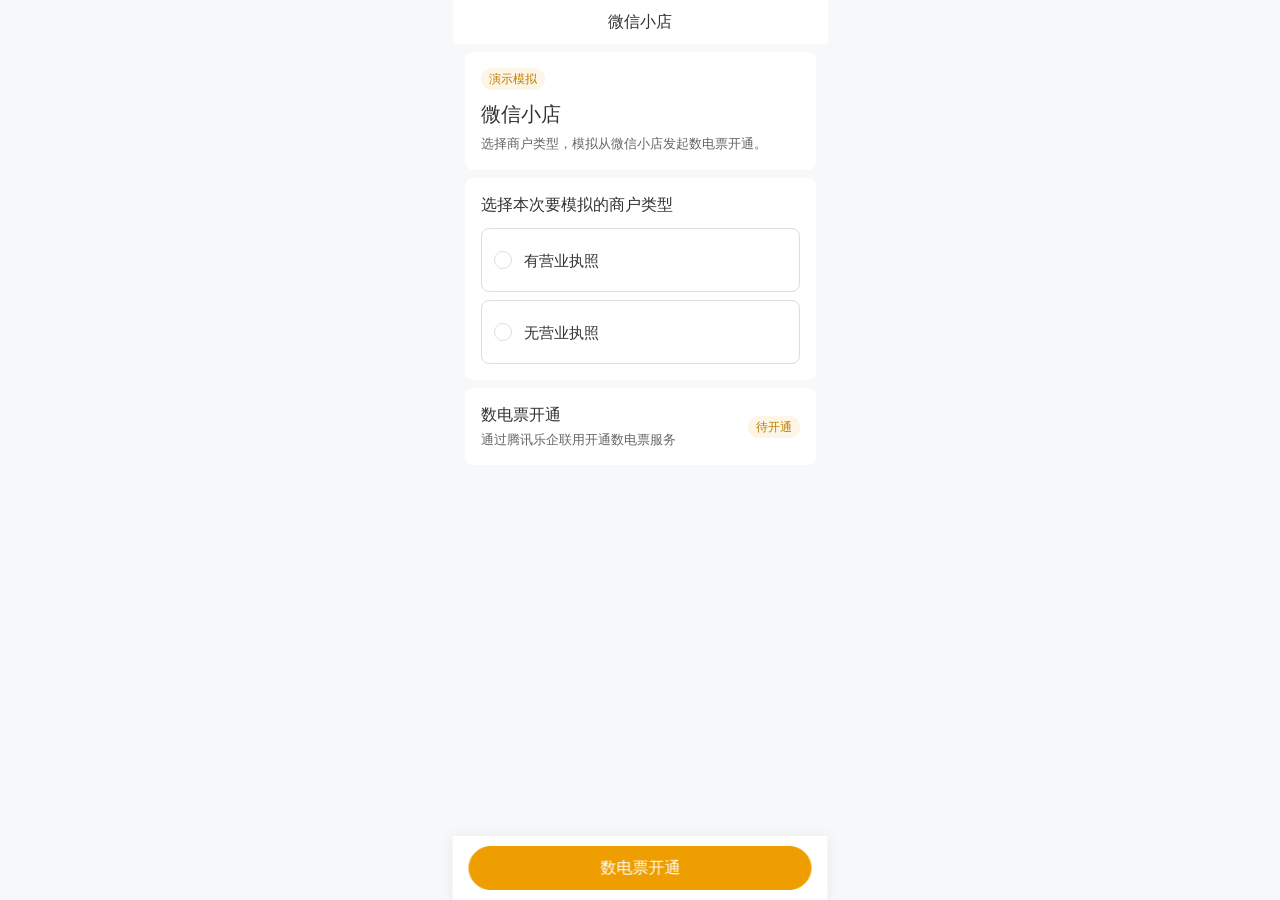
<file: index.html>
<!doctype html>
<html lang="zh-CN">
  <head>
    <meta charset="UTF-8" />
    <meta name="viewport" content="width=device-width, initial-scale=1, viewport-fit=cover" />
    <title>微信小店数电票开通</title>
    <link
      rel="stylesheet"
      href="https://cdn.wosaimg.com/@sqb/icons@0.5.6/dist/sqb-icons.css"
    />
    <link rel="stylesheet" href="./styles.css" />
  </head>
  <body>
    <main id="app" aria-live="polite"></main>
    <script type="module" src="./app.js"></script>
  </body>
</html>
</file>
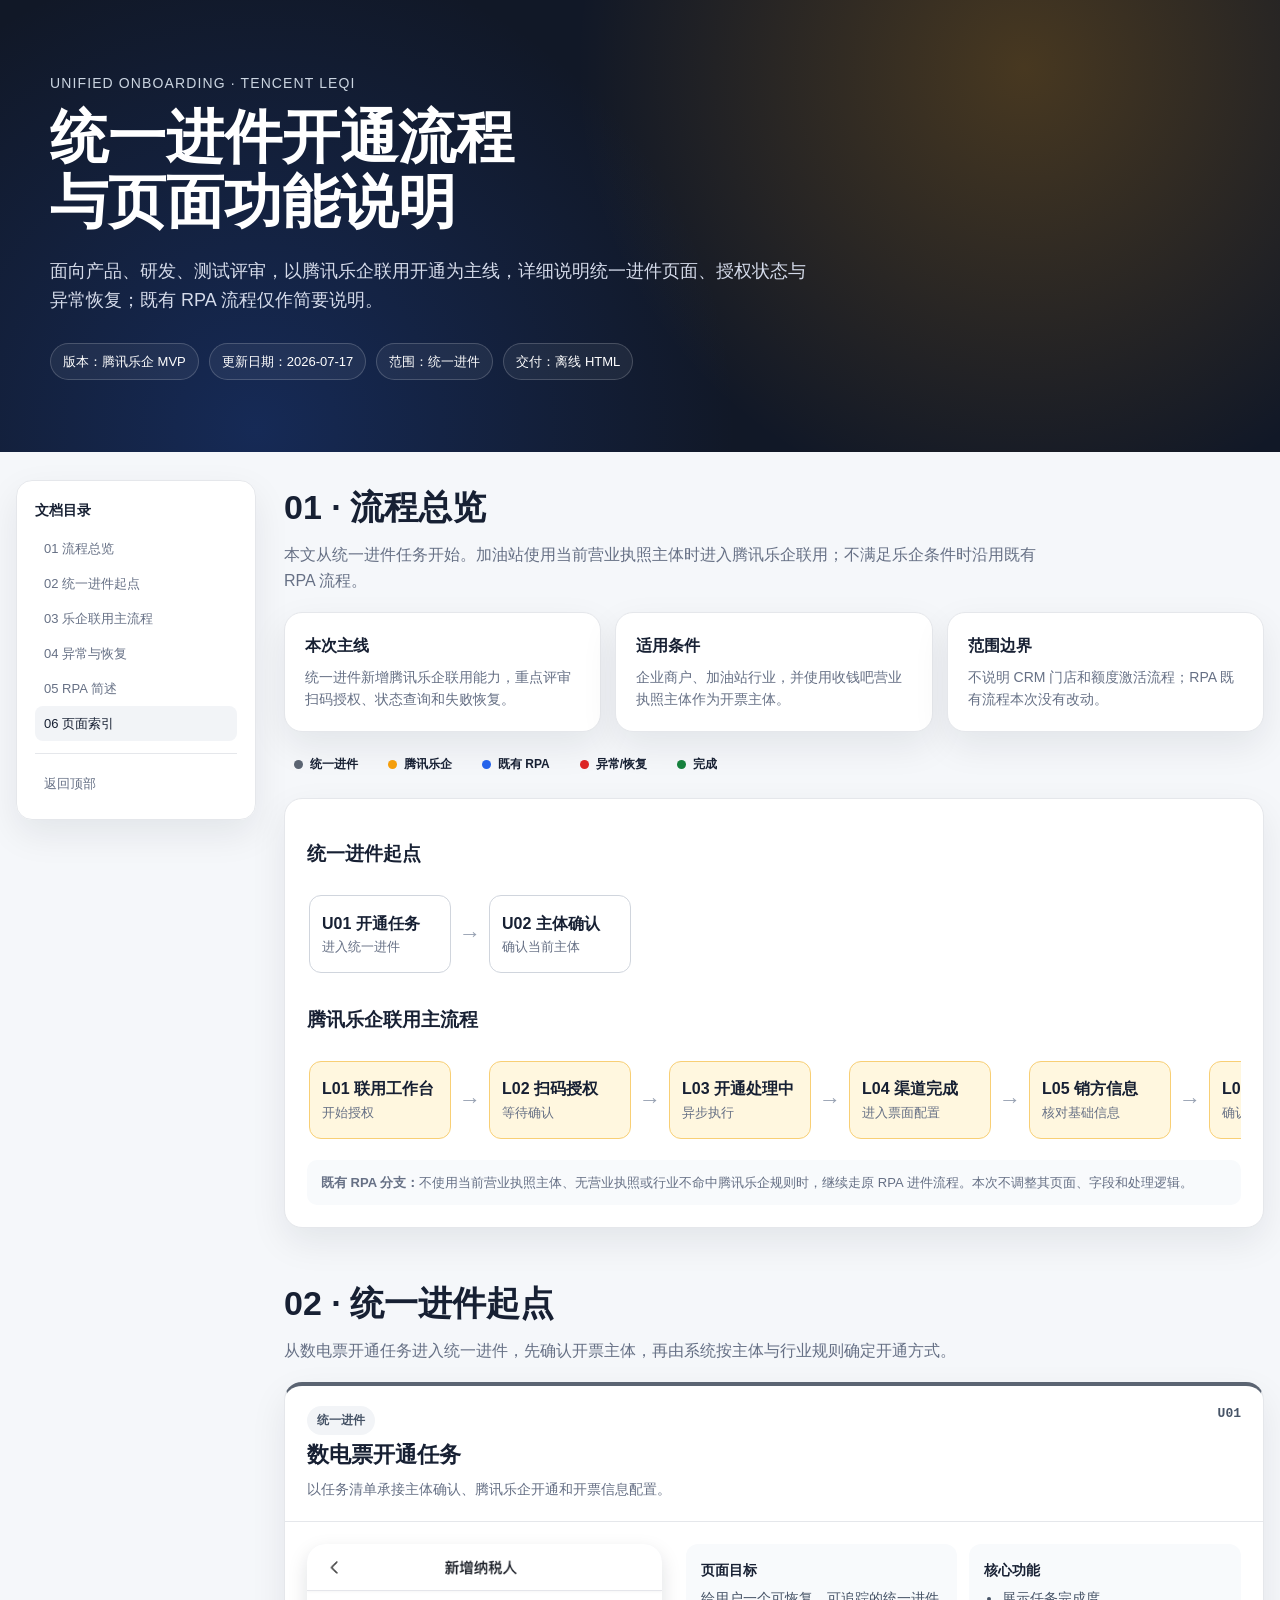
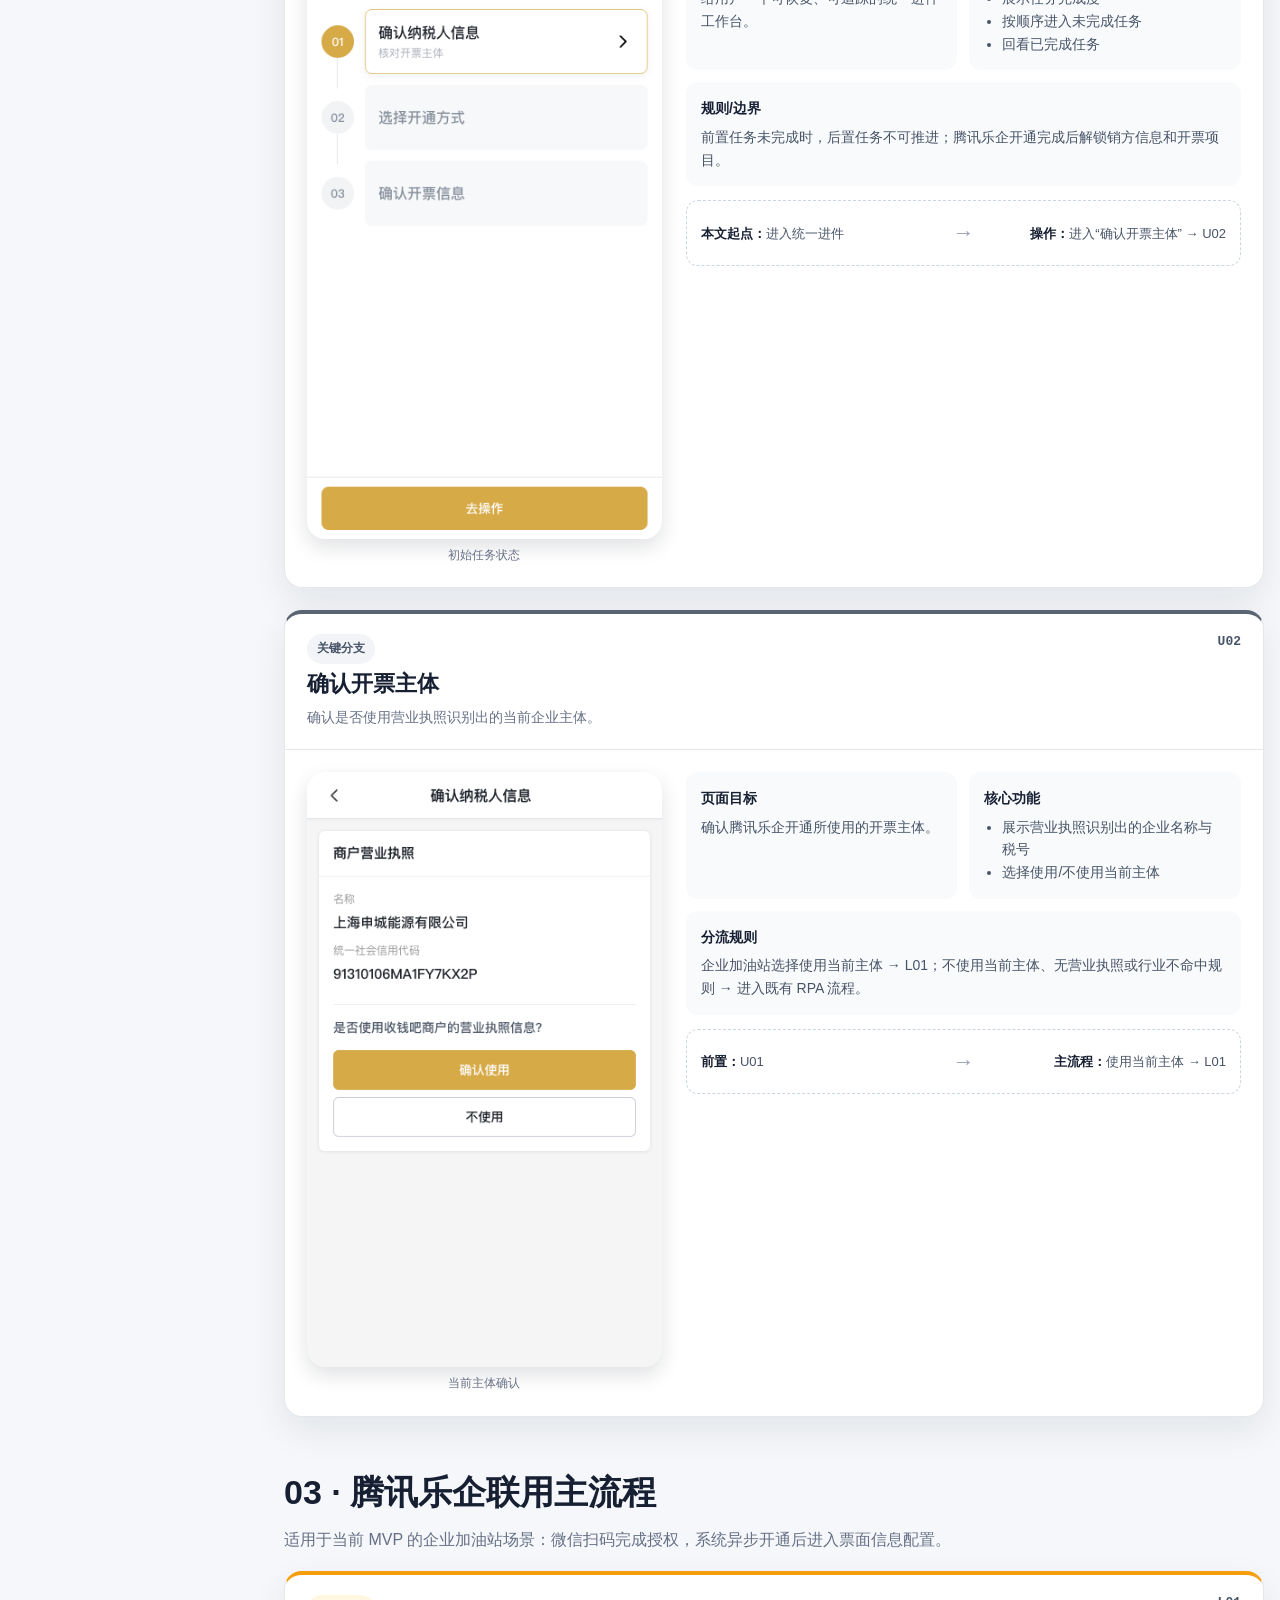
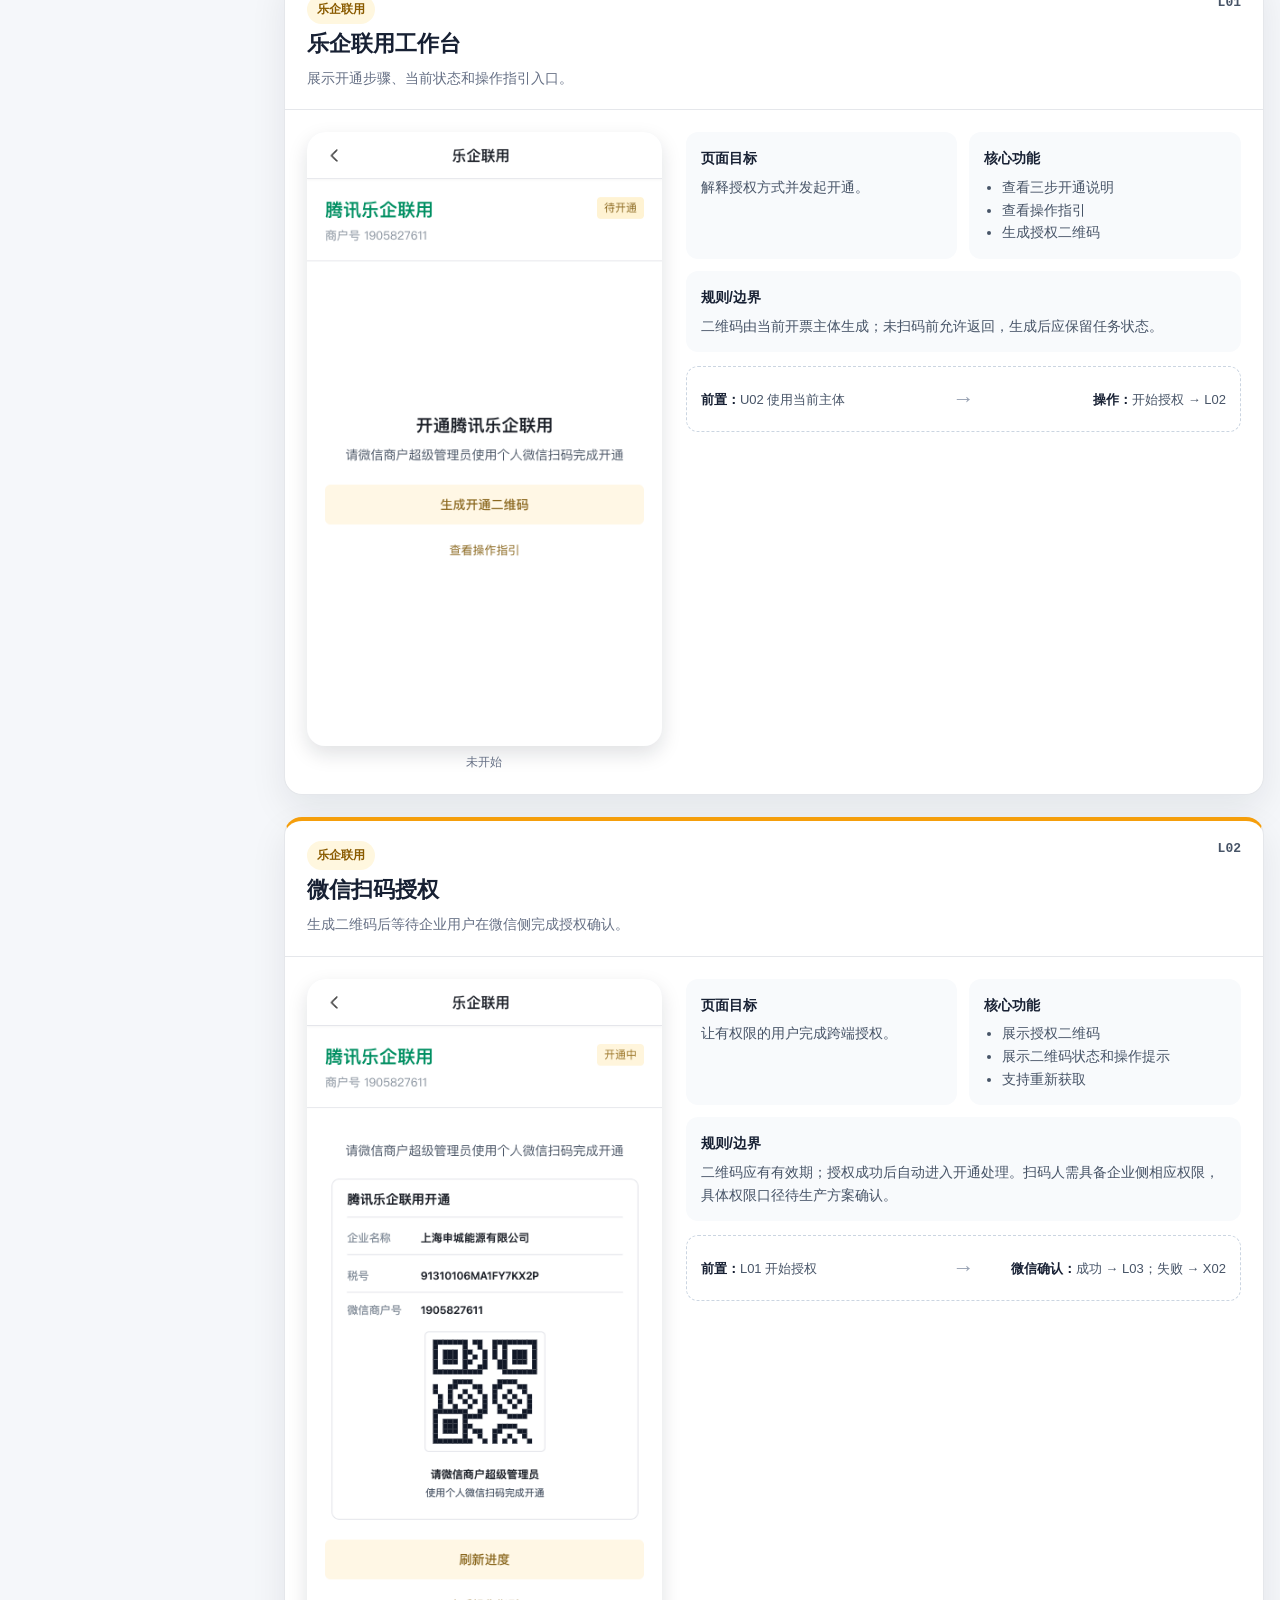
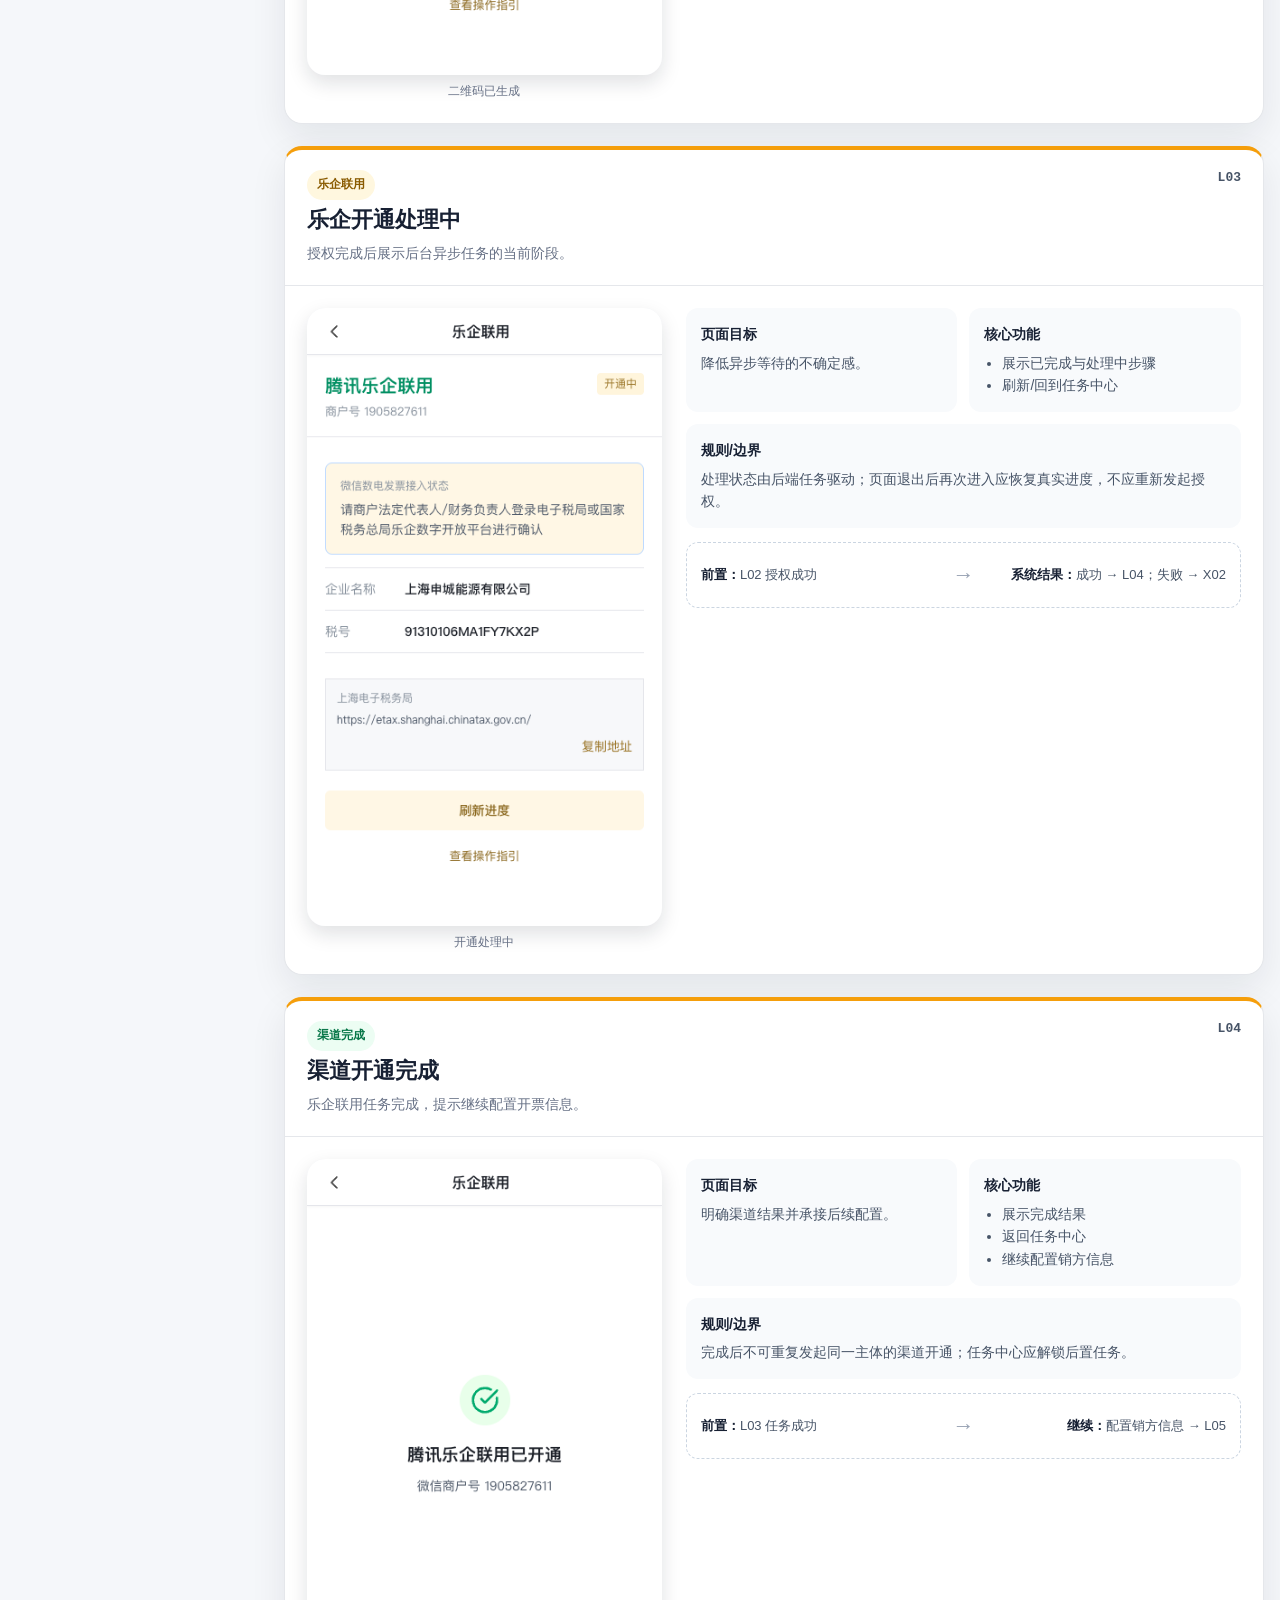
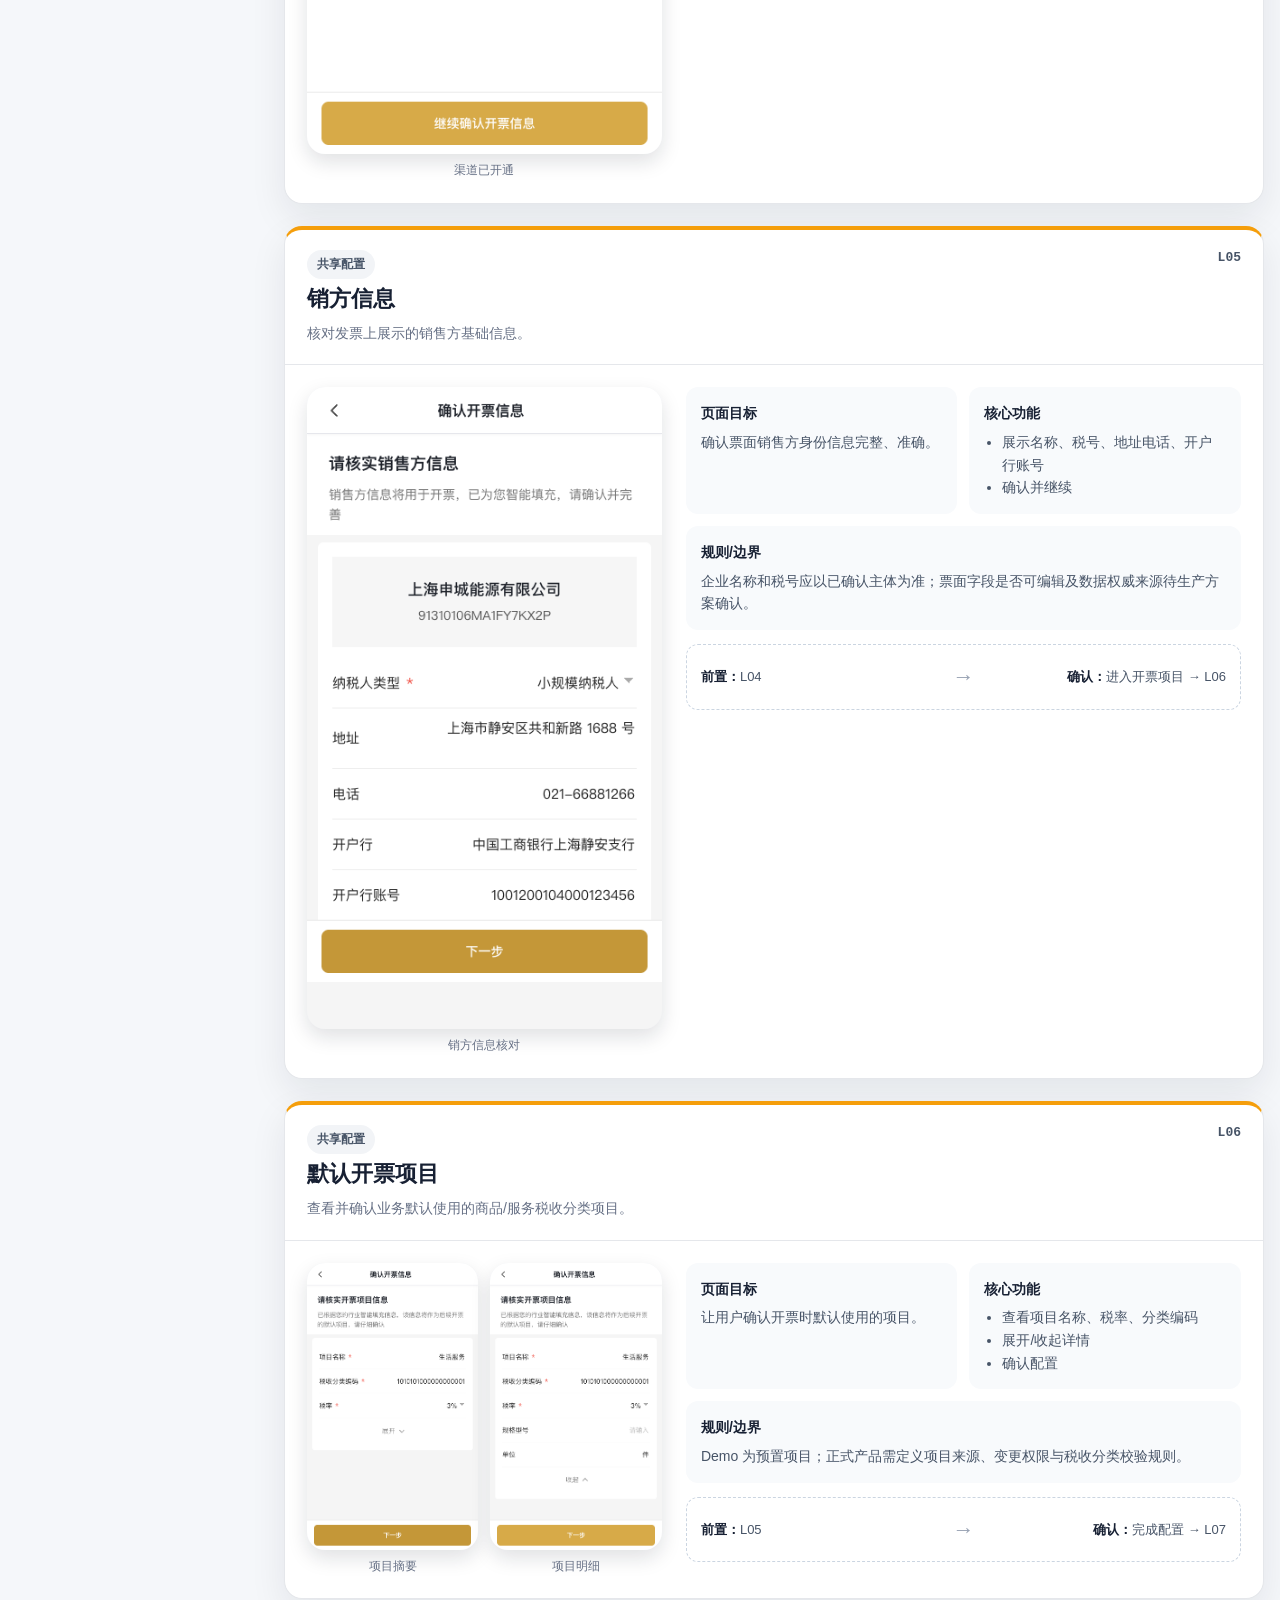
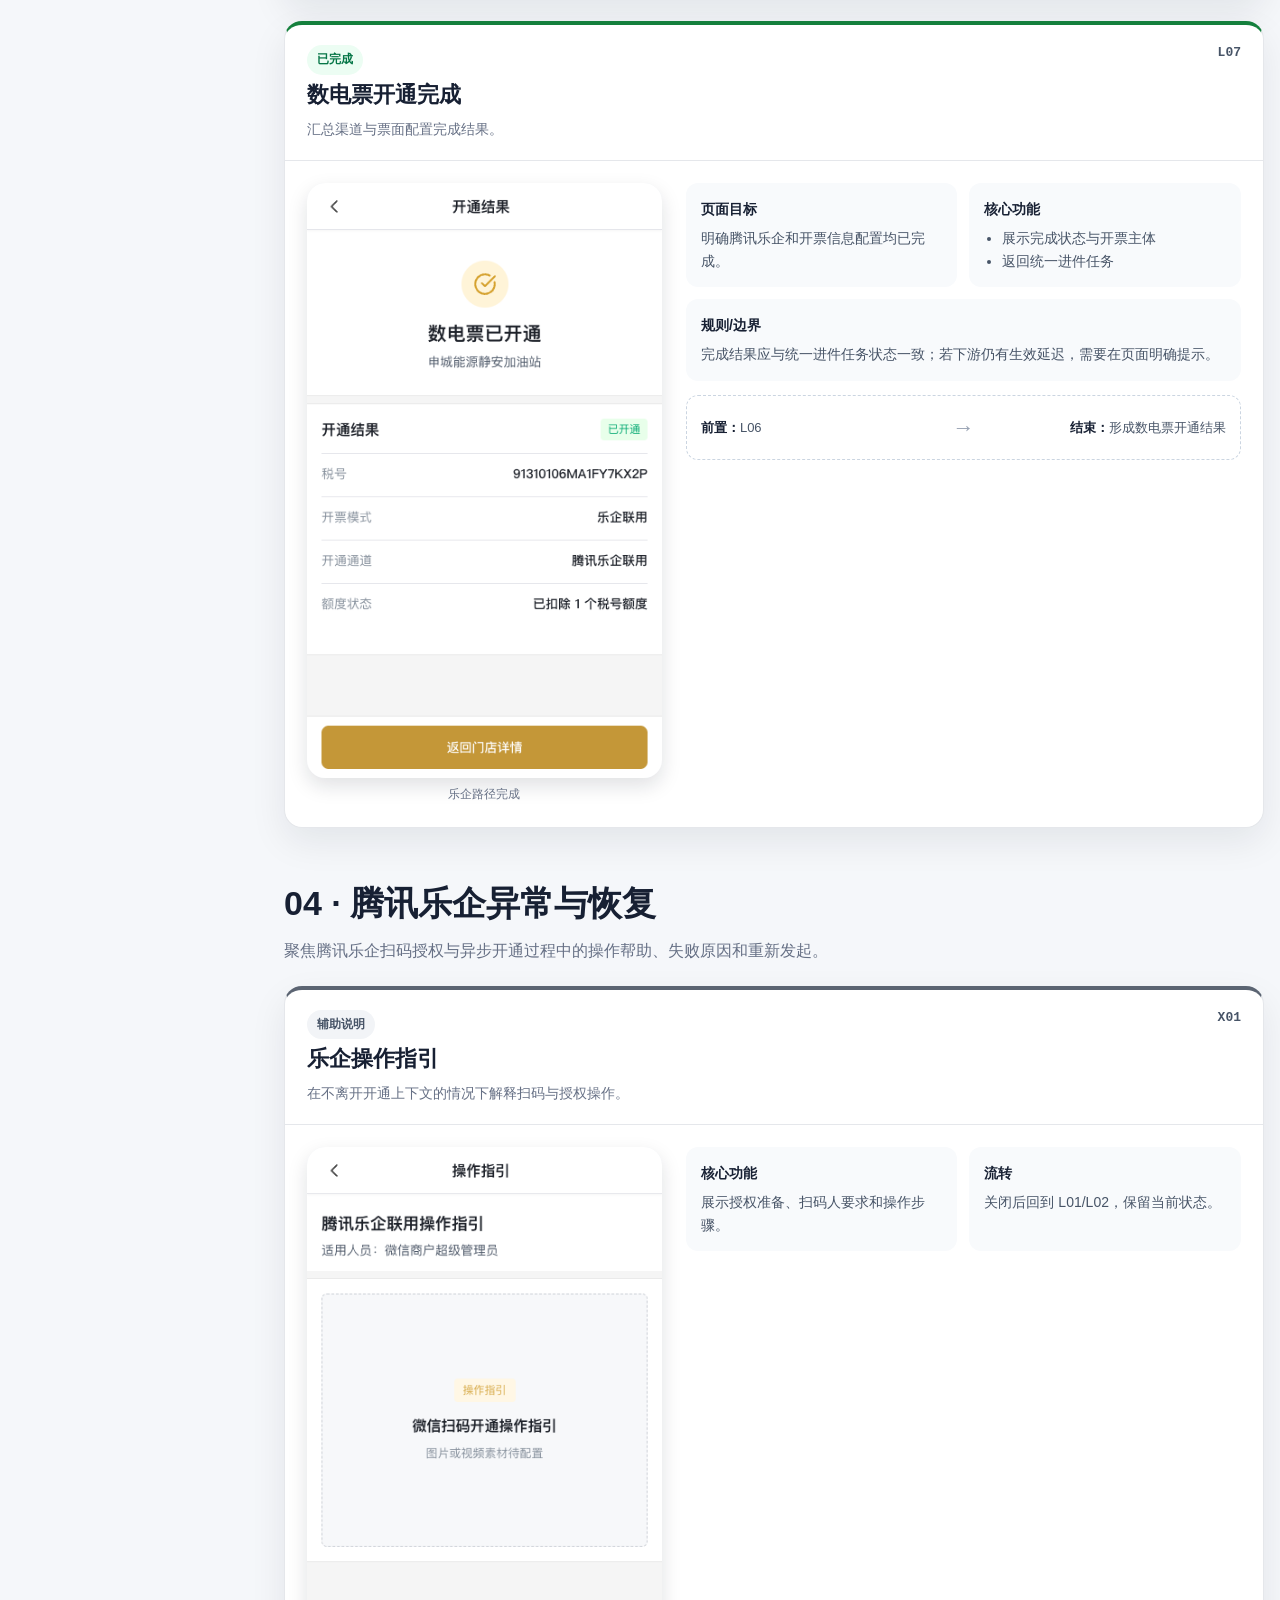
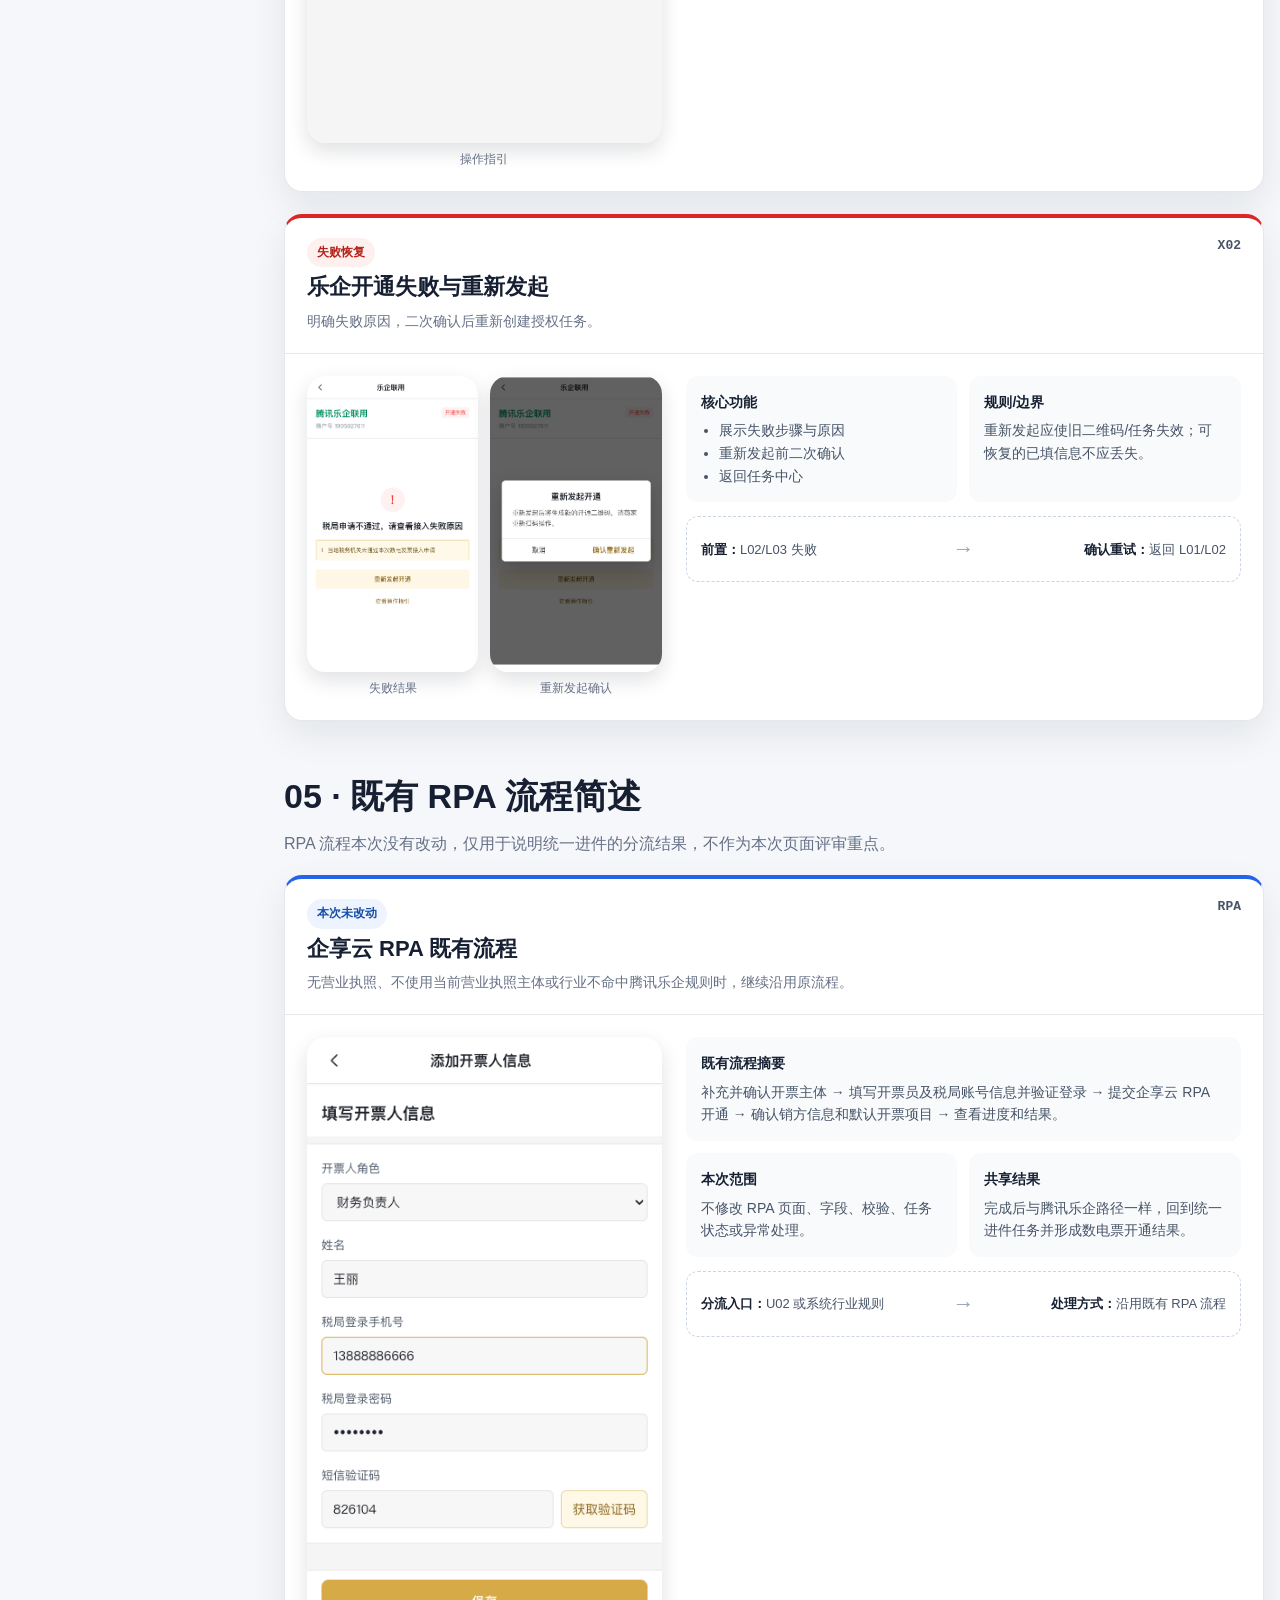
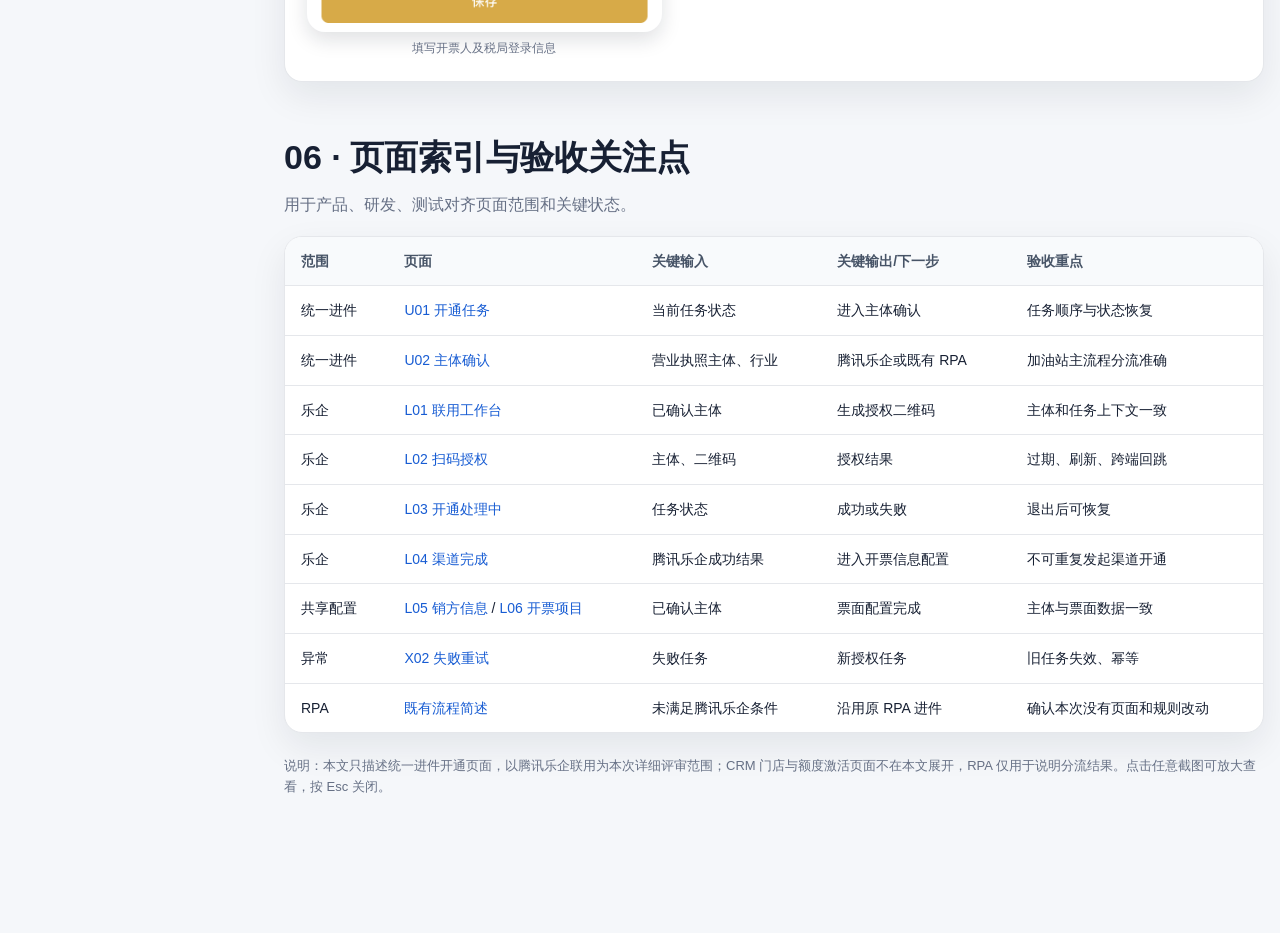
<file: flow-guide/index.html>
<!doctype html>
<html lang="zh-CN">
<head>
  <meta charset="utf-8">
  <meta name="viewport" content="width=device-width, initial-scale=1">
  <link rel="icon" href="data:image/svg+xml,%3Csvg xmlns='http://www.w3.org/2000/svg' viewBox='0 0 64 64'%3E%3Crect width='64' height='64' rx='14' fill='%23111827'/%3E%3Cpath d='M18 15h28v34l-5-3-5 3-5-3-5 3-5-3-3 2V15z' fill='%23fff'/%3E%3Cpath d='M24 24h16M24 31h16M24 38h10' stroke='%232563eb' stroke-width='3' stroke-linecap='round'/%3E%3C/svg%3E">
  <title>统一进件腾讯乐企联用｜页面流程与功能说明</title>
  <style>
    :root {
      --ink: #172033;
      --muted: #667085;
      --line: #e5e7eb;
      --panel: #ffffff;
      --canvas: #f5f7fa;
      --leqi: #f59e0b;
      --leqi-soft: #fff7df;
      --rpa: #2563eb;
      --rpa-soft: #edf4ff;
      --danger: #dc2626;
      --danger-soft: #fff0f0;
      --success: #15803d;
      --success-soft: #ecfdf3;
      --common: #5b6472;
      --common-soft: #f2f4f7;
      --shadow: 0 14px 36px rgba(16, 24, 40, .08);
    }

    * { box-sizing: border-box; }
    html { scroll-behavior: smooth; }
    body {
      margin: 0;
      color: var(--ink);
      background: var(--canvas);
      font-family: -apple-system, BlinkMacSystemFont, "Segoe UI", "PingFang SC", "Hiragino Sans GB", "Microsoft YaHei", sans-serif;
      line-height: 1.62;
    }
    button, a { font: inherit; }
    a { color: inherit; }

    .cover {
      color: #fff;
      background:
        radial-gradient(circle at 80% 15%, rgba(245, 158, 11, .24), transparent 28rem),
        radial-gradient(circle at 20% 95%, rgba(37, 99, 235, .24), transparent 30rem),
        #111827;
      padding: 72px max(24px, calc((100vw - 1180px) / 2));
    }
    .eyebrow { margin: 0 0 10px; color: #cbd5e1; font-size: 14px; letter-spacing: .08em; }
    .cover h1 { max-width: 850px; margin: 0; font-size: clamp(34px, 5vw, 58px); line-height: 1.12; }
    .cover .lead { max-width: 760px; margin: 22px 0 0; color: #d5dbea; font-size: 18px; }
    .meta { display: flex; flex-wrap: wrap; gap: 10px; margin-top: 28px; }
    .meta span { padding: 7px 12px; border: 1px solid rgba(255,255,255,.18); border-radius: 999px; background: rgba(255,255,255,.06); font-size: 13px; }

    .shell { width: min(1320px, calc(100% - 32px)); margin: 0 auto; display: grid; grid-template-columns: 240px minmax(0, 1fr); gap: 28px; align-items: start; }
    .side {
      position: sticky; top: 20px; max-height: calc(100vh - 40px); overflow: auto;
      margin-top: 28px; padding: 18px; border: 1px solid var(--line); border-radius: 16px;
      background: rgba(255,255,255,.94); box-shadow: var(--shadow); backdrop-filter: blur(12px);
    }
    .side strong { display: block; margin-bottom: 9px; font-size: 14px; }
    .side a { display: block; padding: 7px 9px; border-radius: 8px; color: var(--muted); font-size: 13px; text-decoration: none; }
    .side a:hover, .side a.active { color: var(--ink); background: #f2f4f7; }
    .side .nav-leqi.active { color: #9a6700; background: var(--leqi-soft); }
    .side .nav-rpa.active { color: #174ea6; background: var(--rpa-soft); }
    .side .nav-exception.active { color: #b42318; background: var(--danger-soft); }
    .side hr { margin: 12px 0; border: 0; border-top: 1px solid var(--line); }

    main { min-width: 0; padding: 28px 0 88px; display: flex; flex-direction: column; }
    #overview { order: 1; }
    #onboarding { order: 2; }
    #leqi { order: 3; }
    #exceptions { order: 4; }
    #rpa { order: 5; }
    #index { order: 6; }
    section { scroll-margin-top: 24px; margin-bottom: 48px; }
    .section-head { margin-bottom: 18px; }
    .section-head h2 { margin: 0; font-size: clamp(25px, 3vw, 34px); }
    .section-head p { max-width: 780px; margin: 7px 0 0; color: var(--muted); }

    .summary-grid { display: grid; grid-template-columns: repeat(3, 1fr); gap: 14px; }
    .summary-card, .flow-panel, .page-card, .index-table-wrap { border: 1px solid var(--line); border-radius: 18px; background: var(--panel); box-shadow: var(--shadow); }
    .summary-card { padding: 20px; }
    .summary-card b { display: block; margin-bottom: 7px; }
    .summary-card p { margin: 0; color: var(--muted); font-size: 14px; }

    .legend { display: flex; flex-wrap: wrap; gap: 10px; margin: 18px 0; }
    .legend span, .tag { display: inline-flex; align-items: center; gap: 7px; padding: 5px 10px; border-radius: 999px; font-size: 12px; font-weight: 650; }
    .legend i { width: 9px; height: 9px; border-radius: 50%; }
    .legend .common i { background: var(--common); }
    .legend .leqi i { background: var(--leqi); }
    .legend .rpa i { background: var(--rpa); }
    .legend .danger i { background: var(--danger); }
    .legend .success i { background: var(--success); }

    .flow-panel { padding: 22px; overflow: hidden; }
    .flow-row { display: flex; align-items: stretch; gap: 8px; overflow-x: auto; padding: 7px 2px 13px; }
    .flow-node { flex: 0 0 142px; min-height: 78px; display: grid; align-content: center; padding: 12px; border: 1px solid #d0d5dd; border-radius: 12px; background: #fff; text-decoration: none; transition: transform .18s, box-shadow .18s; }
    .flow-node:hover { transform: translateY(-2px); box-shadow: 0 8px 18px rgba(16,24,40,.09); }
    .flow-node small { color: var(--muted); }
    .flow-node.leqi { border-color: #f8cf75; background: var(--leqi-soft); }
    .flow-node.rpa { border-color: #9bc0ff; background: var(--rpa-soft); }
    .flow-node.success { border-color: #86d49e; background: var(--success-soft); }
    .arrow { flex: 0 0 22px; display: grid; place-items: center; color: #98a2b3; font-size: 22px; }
    .branch-note { margin: 8px 0 0; padding: 12px 14px; border-radius: 10px; background: #f8fafc; color: var(--muted); font-size: 13px; }

    .page-list { display: grid; gap: 22px; }
    .page-card { overflow: hidden; scroll-margin-top: 24px; }
    .page-card.common { border-top: 4px solid var(--common); }
    .page-card.leqi { border-top: 4px solid var(--leqi); }
    .page-card.rpa { border-top: 4px solid var(--rpa); }
    .page-card.exception { border-top: 4px solid var(--danger); }
    .page-card.success { border-top: 4px solid var(--success); }
    .page-card-head { display: flex; justify-content: space-between; gap: 18px; padding: 20px 22px; border-bottom: 1px solid var(--line); }
    .page-card-head h3 { margin: 2px 0 0; font-size: 22px; }
    .page-card-head p { margin: 5px 0 0; color: var(--muted); font-size: 14px; }
    .code { flex: 0 0 auto; color: #475467; font: 700 13px/1.2 ui-monospace, SFMono-Regular, Menlo, monospace; }
    .tag.common { color: #475467; background: var(--common-soft); }
    .tag.leqi { color: #8a5b00; background: var(--leqi-soft); }
    .tag.rpa { color: #174ea6; background: var(--rpa-soft); }
    .tag.danger { color: #b42318; background: var(--danger-soft); }
    .tag.success { color: #067647; background: var(--success-soft); }

    .page-card-body { display: grid; grid-template-columns: minmax(280px, 38%) 1fr; gap: 24px; padding: 22px; align-items: start; }
    .shots { display: grid; grid-template-columns: repeat(var(--cols, 1), minmax(0, 1fr)); gap: 12px; }
    .shot { margin: 0; }
    .shot-button { display: block; width: 100%; padding: 0; border: 0; border-radius: 18px; background: #eef1f5; cursor: zoom-in; overflow: hidden; box-shadow: 0 8px 20px rgba(16,24,40,.13); }
    .shot img { display: block; width: 100%; height: auto; }
    .shot figcaption { margin-top: 7px; color: var(--muted); font-size: 12px; text-align: center; }
    .info-grid { display: grid; grid-template-columns: repeat(2, minmax(0, 1fr)); gap: 12px; }
    .info { padding: 15px; border-radius: 12px; background: #f8fafc; }
    .info.wide { grid-column: 1 / -1; }
    .info h4 { margin: 0 0 6px; font-size: 14px; }
    .info p, .info ul { margin: 0; color: #475467; font-size: 14px; }
    .info ul { padding-left: 18px; }
    .route { display: grid; grid-template-columns: 1fr auto 1fr; align-items: center; gap: 9px; margin-top: 14px; padding: 14px; border: 1px dashed #cbd5e1; border-radius: 12px; color: #475467; font-size: 13px; }
    .route b { color: var(--ink); }
    .route .next { text-align: right; }

    .state-grid { display: grid; grid-template-columns: repeat(2, minmax(0, 1fr)); gap: 18px; }
    .state-grid .page-card-body { grid-template-columns: 42% 1fr; }
    .state-grid .info-grid { grid-template-columns: 1fr; }

    .index-table-wrap { overflow-x: auto; }
    table { width: 100%; border-collapse: collapse; font-size: 14px; }
    th, td { padding: 13px 16px; border-bottom: 1px solid var(--line); text-align: left; vertical-align: top; }
    th { color: #475467; background: #f8fafc; }
    tbody tr:last-child td { border-bottom: 0; }
    td a { color: #175cd3; text-decoration: none; }
    .footnote { margin: 22px 0 0; color: var(--muted); font-size: 13px; }

    dialog { width: min(92vw, 780px); max-height: 94vh; padding: 0; border: 0; border-radius: 18px; background: transparent; }
    dialog::backdrop { background: rgba(15, 23, 42, .82); backdrop-filter: blur(5px); }
    .lightbox-inner { position: relative; display: grid; place-items: center; max-height: 94vh; padding: 42px 18px 18px; border-radius: 18px; background: #111827; }
    .lightbox-inner img { max-width: 100%; max-height: calc(94vh - 60px); object-fit: contain; border-radius: 12px; }
    .lightbox-close { position: absolute; top: 10px; right: 12px; width: 34px; height: 34px; border: 0; border-radius: 50%; color: #fff; background: rgba(255,255,255,.15); cursor: pointer; }

    @media (max-width: 980px) {
      .shell { grid-template-columns: 1fr; }
      .side { position: sticky; top: 0; z-index: 5; display: flex; gap: 4px; margin-top: 0; max-height: none; padding: 10px; border-radius: 0 0 14px 14px; overflow-x: auto; }
      .side strong, .side hr { display: none; }
      .side a { white-space: nowrap; }
      main { padding-top: 22px; }
      .state-grid { grid-template-columns: 1fr; }
    }
    @media (max-width: 760px) {
      .cover { padding-top: 48px; padding-bottom: 48px; }
      .summary-grid, .page-card-body, .state-grid .page-card-body { grid-template-columns: 1fr; }
      .info-grid { grid-template-columns: 1fr; }
      .info.wide { grid-column: auto; }
      .shots { width: min(100%, 430px); margin: 0 auto; }
      .page-card-head { padding: 17px; }
      .page-card-body { padding: 17px; }
      .route { grid-template-columns: 1fr; }
      .route .arrow { display: none; }
      .route .next { text-align: left; }
    }
  </style>
</head>
<body>
  <header class="cover" id="top">
    <p class="eyebrow">UNIFIED ONBOARDING · TENCENT LEQI</p>
    <h1>统一进件开通流程<br>与页面功能说明</h1>
    <p class="lead">面向产品、研发、测试评审，以腾讯乐企联用开通为主线，详细说明统一进件页面、授权状态与异常恢复；既有 RPA 流程仅作简要说明。</p>
    <div class="meta">
      <span>版本：腾讯乐企 MVP</span><span>更新日期：2026-07-17</span><span>范围：统一进件</span><span>交付：离线 HTML</span>
    </div>
  </header>

  <div class="shell">
    <nav class="side" aria-label="页面目录">
      <strong>文档目录</strong>
      <a href="#overview">01 流程总览</a>
      <a href="#onboarding">02 统一进件起点</a>
      <a class="nav-leqi" href="#leqi">03 乐企联用主流程</a>
      <a class="nav-exception" href="#exceptions">04 异常与恢复</a>
      <a class="nav-rpa" href="#rpa">05 RPA 简述</a>
      <a href="#index">06 页面索引</a>
      <hr>
      <a href="#top">返回顶部</a>
    </nav>

    <main>
      <section id="overview">
        <div class="section-head">
          <h2>01 · 流程总览</h2>
          <p>本文从统一进件任务开始。加油站使用当前营业执照主体时进入腾讯乐企联用；不满足乐企条件时沿用既有 RPA 流程。</p>
        </div>
        <div class="summary-grid">
          <article class="summary-card"><b>本次主线</b><p>统一进件新增腾讯乐企联用能力，重点评审扫码授权、状态查询和失败恢复。</p></article>
          <article class="summary-card"><b>适用条件</b><p>企业商户、加油站行业，并使用收钱吧营业执照主体作为开票主体。</p></article>
          <article class="summary-card"><b>范围边界</b><p>不说明 CRM 门店和额度激活流程；RPA 既有流程本次没有改动。</p></article>
        </div>
        <div class="legend" aria-label="流程图例">
          <span class="common"><i></i>统一进件</span><span class="leqi"><i></i>腾讯乐企</span><span class="rpa"><i></i>既有 RPA</span><span class="danger"><i></i>异常/恢复</span><span class="success"><i></i>完成</span>
        </div>
        <div class="flow-panel">
          <h3>统一进件起点</h3>
          <div class="flow-row">
            <a class="flow-node" href="#u01"><b>U01 开通任务</b><small>进入统一进件</small></a><span class="arrow">→</span>
            <a class="flow-node" href="#u02"><b>U02 主体确认</b><small>确认当前主体</small></a>
          </div>
          <h3>腾讯乐企联用主流程</h3>
          <div class="flow-row">
            <a class="flow-node leqi" href="#l01"><b>L01 联用工作台</b><small>开始授权</small></a><span class="arrow">→</span>
            <a class="flow-node leqi" href="#l02"><b>L02 扫码授权</b><small>等待确认</small></a><span class="arrow">→</span>
            <a class="flow-node leqi" href="#l03"><b>L03 开通处理中</b><small>异步执行</small></a><span class="arrow">→</span>
            <a class="flow-node leqi" href="#l04"><b>L04 渠道完成</b><small>进入票面配置</small></a><span class="arrow">→</span>
            <a class="flow-node leqi" href="#l05"><b>L05 销方信息</b><small>核对基础信息</small></a><span class="arrow">→</span>
            <a class="flow-node leqi" href="#l06"><b>L06 开票项目</b><small>确认默认项目</small></a><span class="arrow">→</span>
            <a class="flow-node success" href="#l07"><b>L07 开通完成</b><small>形成开通结果</small></a>
          </div>
          <p class="branch-note"><b>既有 RPA 分支：</b>不使用当前营业执照主体、无营业执照或行业不命中腾讯乐企规则时，继续走原 RPA 进件流程。本次不调整其页面、字段和处理逻辑。</p>
        </div>
      </section>

      <section id="onboarding">
        <div class="section-head"><h2>02 · 统一进件起点</h2><p>从数电票开通任务进入统一进件，先确认开票主体，再由系统按主体与行业规则确定开通方式。</p></div>
        <div class="page-list">
          <article class="page-card common" id="u01">
            <div class="page-card-head"><div><span class="tag common">统一进件</span><h3>数电票开通任务</h3><p>以任务清单承接主体确认、腾讯乐企开通和开票信息配置。</p></div><span class="code">U01</span></div>
            <div class="page-card-body">
              <figure class="shot"><button class="shot-button"><img src="screenshots/onboarding-home-initial.png" alt="数电票开通任务首页截图"></button><figcaption>初始任务状态</figcaption></figure>
              <div><div class="info-grid"><div class="info"><h4>页面目标</h4><p>给用户一个可恢复、可追踪的统一进件工作台。</p></div><div class="info"><h4>核心功能</h4><ul><li>展示任务完成度</li><li>按顺序进入未完成任务</li><li>回看已完成任务</li></ul></div><div class="info wide"><h4>规则/边界</h4><p>前置任务未完成时，后置任务不可推进；腾讯乐企开通完成后解锁销方信息和开票项目。</p></div></div><div class="route"><span><b>本文起点：</b>进入统一进件</span><span class="arrow">→</span><span class="next"><b>操作：</b>进入“确认开票主体” → U02</span></div></div>
            </div>
          </article>

          <article class="page-card common" id="u02">
            <div class="page-card-head"><div><span class="tag common">关键分支</span><h3>确认开票主体</h3><p>确认是否使用营业执照识别出的当前企业主体。</p></div><span class="code">U02</span></div>
            <div class="page-card-body">
              <figure class="shot"><button class="shot-button"><img src="screenshots/subject-confirm.png" alt="确认开票主体截图"></button><figcaption>当前主体确认</figcaption></figure>
              <div><div class="info-grid"><div class="info"><h4>页面目标</h4><p>确认腾讯乐企开通所使用的开票主体。</p></div><div class="info"><h4>核心功能</h4><ul><li>展示营业执照识别出的企业名称与税号</li><li>选择使用/不使用当前主体</li></ul></div><div class="info wide"><h4>分流规则</h4><p>企业加油站选择使用当前主体 → L01；不使用当前主体、无营业执照或行业不命中规则 → 进入既有 RPA 流程。</p></div></div><div class="route"><span><b>前置：</b>U01</span><span class="arrow">→</span><span class="next"><b>主流程：</b>使用当前主体 → L01</span></div></div>
            </div>
          </article>
        </div>
      </section>

      <section id="leqi">
        <div class="section-head"><h2>03 · 腾讯乐企联用主流程</h2><p>适用于当前 MVP 的企业加油站场景：微信扫码完成授权，系统异步开通后进入票面信息配置。</p></div>
        <div class="page-list">
          <article class="page-card leqi" id="l01">
            <div class="page-card-head"><div><span class="tag leqi">乐企联用</span><h3>乐企联用工作台</h3><p>展示开通步骤、当前状态和操作指引入口。</p></div><span class="code">L01</span></div>
            <div class="page-card-body"><figure class="shot"><button class="shot-button"><img src="screenshots/leqi-workspace-initial.png" alt="乐企联用工作台截图"></button><figcaption>未开始</figcaption></figure><div><div class="info-grid"><div class="info"><h4>页面目标</h4><p>解释授权方式并发起开通。</p></div><div class="info"><h4>核心功能</h4><ul><li>查看三步开通说明</li><li>查看操作指引</li><li>生成授权二维码</li></ul></div><div class="info wide"><h4>规则/边界</h4><p>二维码由当前开票主体生成；未扫码前允许返回，生成后应保留任务状态。</p></div></div><div class="route"><span><b>前置：</b>U02 使用当前主体</span><span class="arrow">→</span><span class="next"><b>操作：</b>开始授权 → L02</span></div></div></div>
          </article>

          <article class="page-card leqi" id="l02">
            <div class="page-card-head"><div><span class="tag leqi">乐企联用</span><h3>微信扫码授权</h3><p>生成二维码后等待企业用户在微信侧完成授权确认。</p></div><span class="code">L02</span></div>
            <div class="page-card-body"><figure class="shot"><button class="shot-button"><img src="screenshots/leqi-qr-generated.png" alt="微信扫码授权二维码截图"></button><figcaption>二维码已生成</figcaption></figure><div><div class="info-grid"><div class="info"><h4>页面目标</h4><p>让有权限的用户完成跨端授权。</p></div><div class="info"><h4>核心功能</h4><ul><li>展示授权二维码</li><li>展示二维码状态和操作提示</li><li>支持重新获取</li></ul></div><div class="info wide"><h4>规则/边界</h4><p>二维码应有有效期；授权成功后自动进入开通处理。扫码人需具备企业侧相应权限，具体权限口径待生产方案确认。</p></div></div><div class="route"><span><b>前置：</b>L01 开始授权</span><span class="arrow">→</span><span class="next"><b>微信确认：</b>成功 → L03；失败 → X02</span></div></div></div>
          </article>

          <article class="page-card leqi" id="l03">
            <div class="page-card-head"><div><span class="tag leqi">乐企联用</span><h3>乐企开通处理中</h3><p>授权完成后展示后台异步任务的当前阶段。</p></div><span class="code">L03</span></div>
            <div class="page-card-body"><figure class="shot"><button class="shot-button"><img src="screenshots/leqi-processing.png" alt="乐企联用开通处理中截图"></button><figcaption>开通处理中</figcaption></figure><div><div class="info-grid"><div class="info"><h4>页面目标</h4><p>降低异步等待的不确定感。</p></div><div class="info"><h4>核心功能</h4><ul><li>展示已完成与处理中步骤</li><li>刷新/回到任务中心</li></ul></div><div class="info wide"><h4>规则/边界</h4><p>处理状态由后端任务驱动；页面退出后再次进入应恢复真实进度，不应重新发起授权。</p></div></div><div class="route"><span><b>前置：</b>L02 授权成功</span><span class="arrow">→</span><span class="next"><b>系统结果：</b>成功 → L04；失败 → X02</span></div></div></div>
          </article>

          <article class="page-card leqi" id="l04">
            <div class="page-card-head"><div><span class="tag success">渠道完成</span><h3>渠道开通完成</h3><p>乐企联用任务完成，提示继续配置开票信息。</p></div><span class="code">L04</span></div>
            <div class="page-card-body"><figure class="shot"><button class="shot-button"><img src="screenshots/leqi-channel-complete.png" alt="乐企联用渠道开通完成截图"></button><figcaption>渠道已开通</figcaption></figure><div><div class="info-grid"><div class="info"><h4>页面目标</h4><p>明确渠道结果并承接后续配置。</p></div><div class="info"><h4>核心功能</h4><ul><li>展示完成结果</li><li>返回任务中心</li><li>继续配置销方信息</li></ul></div><div class="info wide"><h4>规则/边界</h4><p>完成后不可重复发起同一主体的渠道开通；任务中心应解锁后置任务。</p></div></div><div class="route"><span><b>前置：</b>L03 任务成功</span><span class="arrow">→</span><span class="next"><b>继续：</b>配置销方信息 → L05</span></div></div></div>
          </article>

          <article class="page-card leqi" id="l05">
            <div class="page-card-head"><div><span class="tag common">共享配置</span><h3>销方信息</h3><p>核对发票上展示的销售方基础信息。</p></div><span class="code">L05</span></div>
            <div class="page-card-body"><figure class="shot"><button class="shot-button"><img src="screenshots/invoice-seller-info.png" alt="乐企路径销方信息截图"></button><figcaption>销方信息核对</figcaption></figure><div><div class="info-grid"><div class="info"><h4>页面目标</h4><p>确认票面销售方身份信息完整、准确。</p></div><div class="info"><h4>核心功能</h4><ul><li>展示名称、税号、地址电话、开户行账号</li><li>确认并继续</li></ul></div><div class="info wide"><h4>规则/边界</h4><p>企业名称和税号应以已确认主体为准；票面字段是否可编辑及数据权威来源待生产方案确认。</p></div></div><div class="route"><span><b>前置：</b>L04</span><span class="arrow">→</span><span class="next"><b>确认：</b>进入开票项目 → L06</span></div></div></div>
          </article>

          <article class="page-card leqi" id="l06">
            <div class="page-card-head"><div><span class="tag common">共享配置</span><h3>默认开票项目</h3><p>查看并确认业务默认使用的商品/服务税收分类项目。</p></div><span class="code">L06</span></div>
            <div class="page-card-body"><div class="shots" style="--cols:2"><figure class="shot"><button class="shot-button"><img src="screenshots/invoice-item-collapsed.png" alt="开票项目收起截图"></button><figcaption>项目摘要</figcaption></figure><figure class="shot"><button class="shot-button"><img src="screenshots/invoice-item-expanded.png" alt="开票项目展开截图"></button><figcaption>项目明细</figcaption></figure></div><div><div class="info-grid"><div class="info"><h4>页面目标</h4><p>让用户确认开票时默认使用的项目。</p></div><div class="info"><h4>核心功能</h4><ul><li>查看项目名称、税率、分类编码</li><li>展开/收起详情</li><li>确认配置</li></ul></div><div class="info wide"><h4>规则/边界</h4><p>Demo 为预置项目；正式产品需定义项目来源、变更权限与税收分类校验规则。</p></div></div><div class="route"><span><b>前置：</b>L05</span><span class="arrow">→</span><span class="next"><b>确认：</b>完成配置 → L07</span></div></div></div>
          </article>

          <article class="page-card success" id="l07">
            <div class="page-card-head"><div><span class="tag success">已完成</span><h3>数电票开通完成</h3><p>汇总渠道与票面配置完成结果。</p></div><span class="code">L07</span></div>
            <div class="page-card-body"><figure class="shot"><button class="shot-button"><img src="screenshots/activation-success.png" alt="乐企路径数电票开通完成截图"></button><figcaption>乐企路径完成</figcaption></figure><div><div class="info-grid"><div class="info"><h4>页面目标</h4><p>明确腾讯乐企和开票信息配置均已完成。</p></div><div class="info"><h4>核心功能</h4><ul><li>展示完成状态与开票主体</li><li>返回统一进件任务</li></ul></div><div class="info wide"><h4>规则/边界</h4><p>完成结果应与统一进件任务状态一致；若下游仍有生效延迟，需要在页面明确提示。</p></div></div><div class="route"><span><b>前置：</b>L06</span><span class="arrow">→</span><span class="next"><b>结束：</b>形成数电票开通结果</span></div></div></div>
          </article>
        </div>
      </section>

      <section id="rpa">
        <div class="section-head"><h2>05 · 既有 RPA 流程简述</h2><p>RPA 流程本次没有改动，仅用于说明统一进件的分流结果，不作为本次页面评审重点。</p></div>
        <div class="page-list">
          <article class="page-card rpa" id="rpa-summary">
            <div class="page-card-head"><div><span class="tag rpa">本次未改动</span><h3>企享云 RPA 既有流程</h3><p>无营业执照、不使用当前营业执照主体或行业不命中腾讯乐企规则时，继续沿用原流程。</p></div><span class="code">RPA</span></div>
            <div class="page-card-body"><div class="shots"><figure class="shot"><button class="shot-button"><img src="screenshots/rpa-issuer-form.png" alt="RPA 填写开票人及税局登录信息截图"></button><figcaption>填写开票人及税局登录信息</figcaption></figure></div><div><div class="info-grid"><div class="info wide"><h4>既有流程摘要</h4><p>补充并确认开票主体 → 填写开票员及税局账号信息并验证登录 → 提交企享云 RPA 开通 → 确认销方信息和默认开票项目 → 查看进度和结果。</p></div><div class="info"><h4>本次范围</h4><p>不修改 RPA 页面、字段、校验、任务状态或异常处理。</p></div><div class="info"><h4>共享结果</h4><p>完成后与腾讯乐企路径一样，回到统一进件任务并形成数电票开通结果。</p></div></div><div class="route"><span><b>分流入口：</b>U02 或系统行业规则</span><span class="arrow">→</span><span class="next"><b>处理方式：</b>沿用既有 RPA 流程</span></div></div></div>
          </article>

        </div>
      </section>

      <section id="exceptions">
        <div class="section-head"><h2>04 · 腾讯乐企异常与恢复</h2><p>聚焦腾讯乐企扫码授权与异步开通过程中的操作帮助、失败原因和重新发起。</p></div>
        <div class="page-list" style="margin-top:22px">
          <article class="page-card common" id="x01"><div class="page-card-head"><div><span class="tag common">辅助说明</span><h3>乐企操作指引</h3><p>在不离开开通上下文的情况下解释扫码与授权操作。</p></div><span class="code">X01</span></div><div class="page-card-body"><figure class="shot"><button class="shot-button"><img src="screenshots/operation-guide.png" alt="乐企联用操作指引截图"></button><figcaption>操作指引</figcaption></figure><div><div class="info-grid"><div class="info"><h4>核心功能</h4><p>展示授权准备、扫码人要求和操作步骤。</p></div><div class="info"><h4>流转</h4><p>关闭后回到 L01/L02，保留当前状态。</p></div></div></div></div></article>
          <article class="page-card exception" id="x02"><div class="page-card-head"><div><span class="tag danger">失败恢复</span><h3>乐企开通失败与重新发起</h3><p>明确失败原因，二次确认后重新创建授权任务。</p></div><span class="code">X02</span></div><div class="page-card-body"><div class="shots" style="--cols:2"><figure class="shot"><button class="shot-button"><img src="screenshots/leqi-failed.png" alt="乐企开通失败截图"></button><figcaption>失败结果</figcaption></figure><figure class="shot"><button class="shot-button"><img src="screenshots/leqi-restart-confirm.png" alt="乐企重新发起确认截图"></button><figcaption>重新发起确认</figcaption></figure></div><div><div class="info-grid"><div class="info"><h4>核心功能</h4><ul><li>展示失败步骤与原因</li><li>重新发起前二次确认</li><li>返回任务中心</li></ul></div><div class="info"><h4>规则/边界</h4><p>重新发起应使旧二维码/任务失效；可恢复的已填信息不应丢失。</p></div></div><div class="route"><span><b>前置：</b>L02/L03 失败</span><span class="arrow">→</span><span class="next"><b>确认重试：</b>返回 L01/L02</span></div></div></div></article>
        </div>
      </section>

      <section id="index">
        <div class="section-head"><h2>06 · 页面索引与验收关注点</h2><p>用于产品、研发、测试对齐页面范围和关键状态。</p></div>
        <div class="index-table-wrap"><table><thead><tr><th>范围</th><th>页面</th><th>关键输入</th><th>关键输出/下一步</th><th>验收重点</th></tr></thead><tbody>
          <tr><td>统一进件</td><td><a href="#u01">U01 开通任务</a></td><td>当前任务状态</td><td>进入主体确认</td><td>任务顺序与状态恢复</td></tr>
          <tr><td>统一进件</td><td><a href="#u02">U02 主体确认</a></td><td>营业执照主体、行业</td><td>腾讯乐企或既有 RPA</td><td>加油站主流程分流准确</td></tr>
          <tr><td>乐企</td><td><a href="#l01">L01 联用工作台</a></td><td>已确认主体</td><td>生成授权二维码</td><td>主体和任务上下文一致</td></tr>
          <tr><td>乐企</td><td><a href="#l02">L02 扫码授权</a></td><td>主体、二维码</td><td>授权结果</td><td>过期、刷新、跨端回跳</td></tr>
          <tr><td>乐企</td><td><a href="#l03">L03 开通处理中</a></td><td>任务状态</td><td>成功或失败</td><td>退出后可恢复</td></tr>
          <tr><td>乐企</td><td><a href="#l04">L04 渠道完成</a></td><td>腾讯乐企成功结果</td><td>进入开票信息配置</td><td>不可重复发起渠道开通</td></tr>
          <tr><td>共享配置</td><td><a href="#l05">L05 销方信息</a> / <a href="#l06">L06 开票项目</a></td><td>已确认主体</td><td>票面配置完成</td><td>主体与票面数据一致</td></tr>
          <tr><td>异常</td><td><a href="#x02">X02 失败重试</a></td><td>失败任务</td><td>新授权任务</td><td>旧任务失效、幂等</td></tr>
          <tr><td>RPA</td><td><a href="#rpa-summary">既有流程简述</a></td><td>未满足腾讯乐企条件</td><td>沿用原 RPA 进件</td><td>确认本次没有页面和规则改动</td></tr>
        </tbody></table></div>
        <p class="footnote">说明：本文只描述统一进件开通页面，以腾讯乐企联用为本次详细评审范围；CRM 门店与额度激活页面不在本文展开，RPA 仅用于说明分流结果。点击任意截图可放大查看，按 Esc 关闭。</p>
      </section>
    </main>
  </div>

  <dialog id="lightbox" aria-label="截图预览">
    <div class="lightbox-inner"><button class="lightbox-close" aria-label="关闭">×</button><img alt="放大截图"></div>
  </dialog>

  <script>
    const dialog = document.querySelector('#lightbox');
    const dialogImage = dialog.querySelector('img');
    document.querySelectorAll('.shot-button').forEach((button) => {
      button.addEventListener('click', () => {
        const source = button.querySelector('img');
        dialogImage.src = source.src;
        dialogImage.alt = source.alt;
        dialog.showModal();
      });
    });
    dialog.querySelector('.lightbox-close').addEventListener('click', () => dialog.close());
    dialog.addEventListener('click', (event) => { if (event.target === dialog) dialog.close(); });

    const navLinks = [...document.querySelectorAll('.side a[href^="#"]')];
    const sections = [...document.querySelectorAll('main > section')];
    const observer = new IntersectionObserver((entries) => {
      const visible = entries.filter((entry) => entry.isIntersecting).sort((a, b) => b.intersectionRatio - a.intersectionRatio)[0];
      if (!visible) return;
      navLinks.forEach((link) => link.classList.toggle('active', link.getAttribute('href') === `#${visible.target.id}`));
    }, { rootMargin: '-15% 0px -70% 0px', threshold: [0, .1, .5] });
    sections.forEach((section) => observer.observe(section));
  </script>
</body>
</html>
</file>
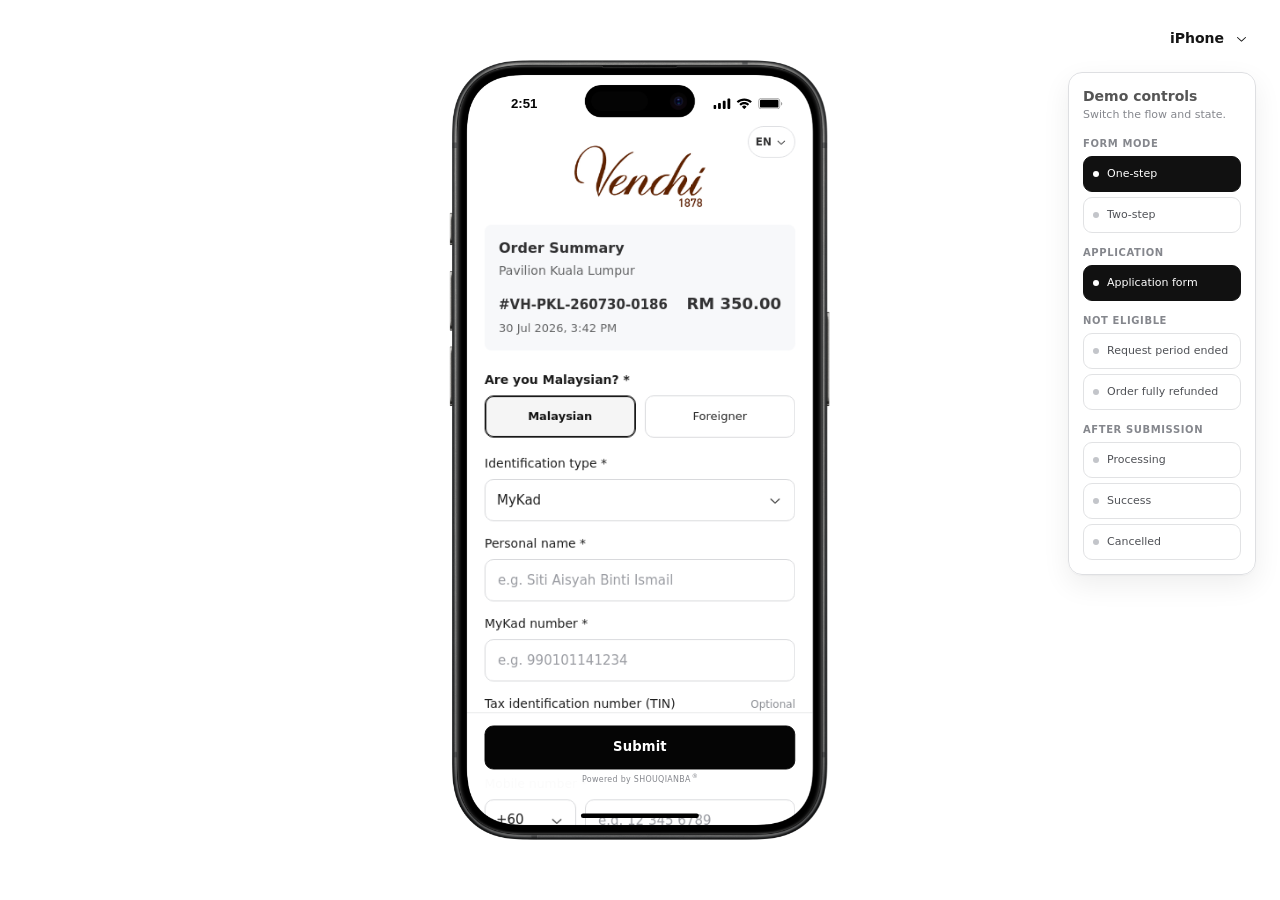
<file: malaysia-consumer-einvoice-request-demo/index.html>
<!doctype html>
<html lang="en">
  <head>
    <meta charset="UTF-8" />
    <meta name="viewport" content="width=device-width, initial-scale=1.0" />
    <title>Vendhi e-Invoice Request</title>
    <script type="module" crossorigin src="./assets/index-c8bdfd17.js"></script>
    <link rel="stylesheet" crossorigin href="./assets/index-O24lGlGW.css">
  </head>
  <body>
    <div id="root"></div>
  </body>
</html>
</file>
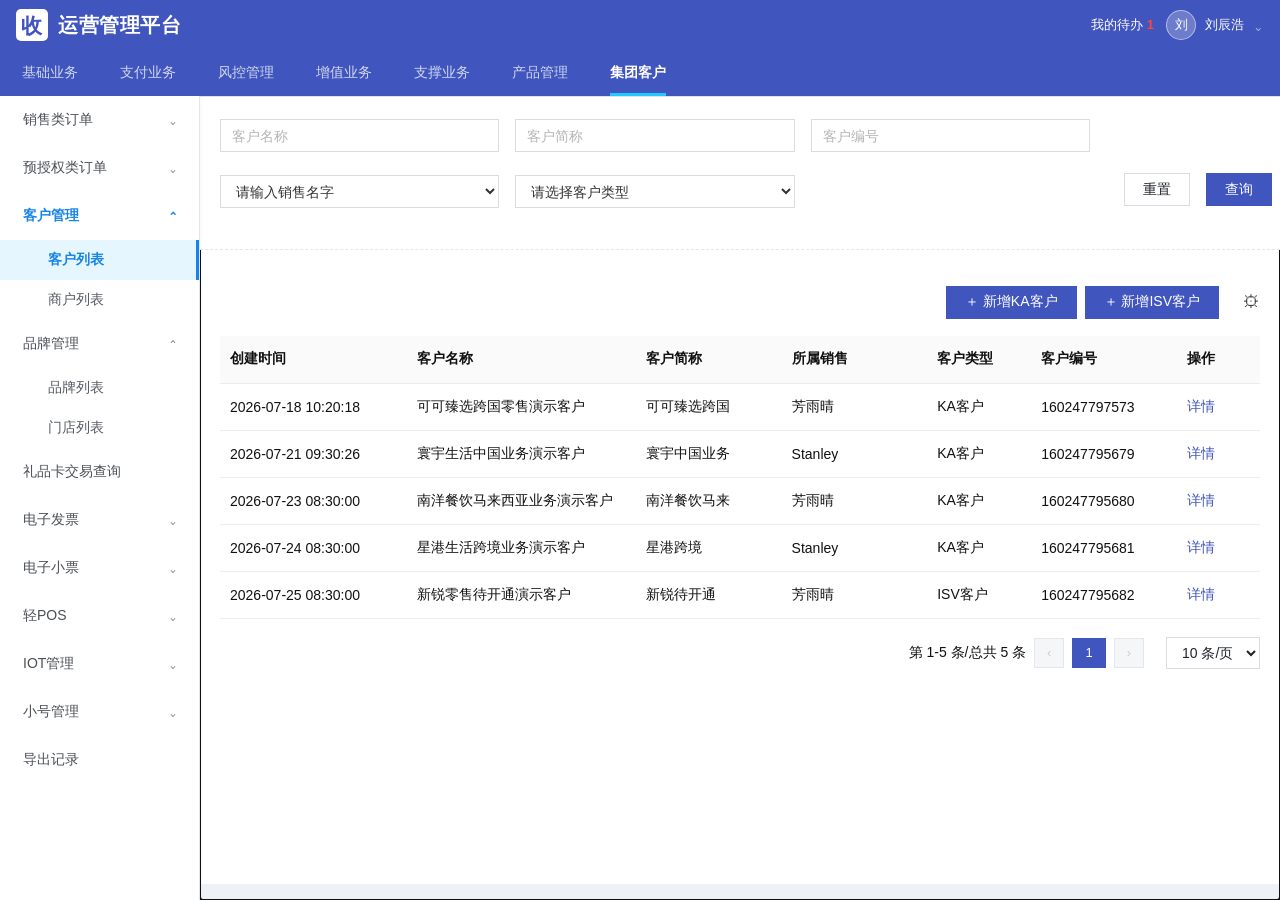
<file: malaysia-einvoice-operations-demo/index.html>
<!doctype html>
<html lang="zh-CN">
  <head>
    <meta charset="utf-8" />
    <meta name="viewport" content="width=device-width, initial-scale=1" />
    <title>运营管理平台</title>
    <link rel="icon" href="data:," />
    <link rel="stylesheet" href="./styles.css" />
  </head>
  <body>
    <header class="ops-topbar">
      <div class="ops-brand" aria-label="运营管理平台">
        <span class="ops-brand-mark" aria-hidden="true">收</span>
        <span>运营管理平台</span>
      </div>
      <div class="ops-account">
        <span>我的待办 <strong>1</strong></span>
        <span class="ops-avatar" aria-hidden="true">刘</span>
        <span>刘辰浩</span>
        <span class="ops-account-arrow" aria-hidden="true">⌄</span>
      </div>
      <nav class="ops-topnav" aria-label="业务导航">
        <button type="button">基础业务</button>
        <button type="button">支付业务</button>
        <button type="button">风控管理</button>
        <button type="button">增值业务</button>
        <button type="button">支撑业务</button>
        <button type="button">产品管理</button>
        <button class="active" type="button">集团客户</button>
      </nav>
    </header>

    <div class="ops-shell">
      <aside class="ops-sidebar" aria-label="左侧菜单">
        <button class="ops-side-item ops-side-parent" type="button">
          <span>销售类订单</span><span aria-hidden="true">⌄</span>
        </button>
        <button class="ops-side-item ops-side-parent" type="button">
          <span>预授权类订单</span><span aria-hidden="true">⌄</span>
        </button>
        <section class="ops-side-group">
          <button class="ops-side-item ops-side-parent active" type="button">
            <span>客户管理</span><span aria-hidden="true">⌃</span>
          </button>
          <button class="ops-side-item ops-side-child active" id="customerMenuButton" type="button">客户列表</button>
          <button class="ops-side-item ops-side-child" type="button">商户列表</button>
        </section>
        <section class="ops-side-group">
          <button class="ops-side-item ops-side-parent" type="button">
            <span>品牌管理</span><span aria-hidden="true">⌃</span>
          </button>
          <button class="ops-side-item ops-side-child" type="button">品牌列表</button>
          <button class="ops-side-item ops-side-child" type="button">门店列表</button>
        </section>
        <button class="ops-side-item ops-side-parent ops-side-link" type="button"><span>礼品卡交易查询</span></button>
        <button class="ops-side-item ops-side-parent" type="button">
          <span>电子发票</span><span aria-hidden="true">⌄</span>
        </button>
        <button class="ops-side-item ops-side-parent" type="button">
          <span>电子小票</span><span aria-hidden="true">⌄</span>
        </button>
        <button class="ops-side-item ops-side-parent" type="button">
          <span>轻POS</span><span aria-hidden="true">⌄</span>
        </button>
        <button class="ops-side-item ops-side-parent" type="button">
          <span>IOT管理</span><span aria-hidden="true">⌄</span>
        </button>
        <button class="ops-side-item ops-side-parent" type="button">
          <span>小号管理</span><span aria-hidden="true">⌄</span>
        </button>
        <button class="ops-side-item ops-side-parent ops-side-link" type="button"><span>导出记录</span></button>
      </aside>
      <main class="main ops-main" id="app" tabindex="-1"></main>
    </div>

    <div id="modalRoot"></div>
    <div class="toast" id="toast" role="status" aria-live="polite"></div>

    <script src="./app.js"></script>
  </body>
</html>
</file>
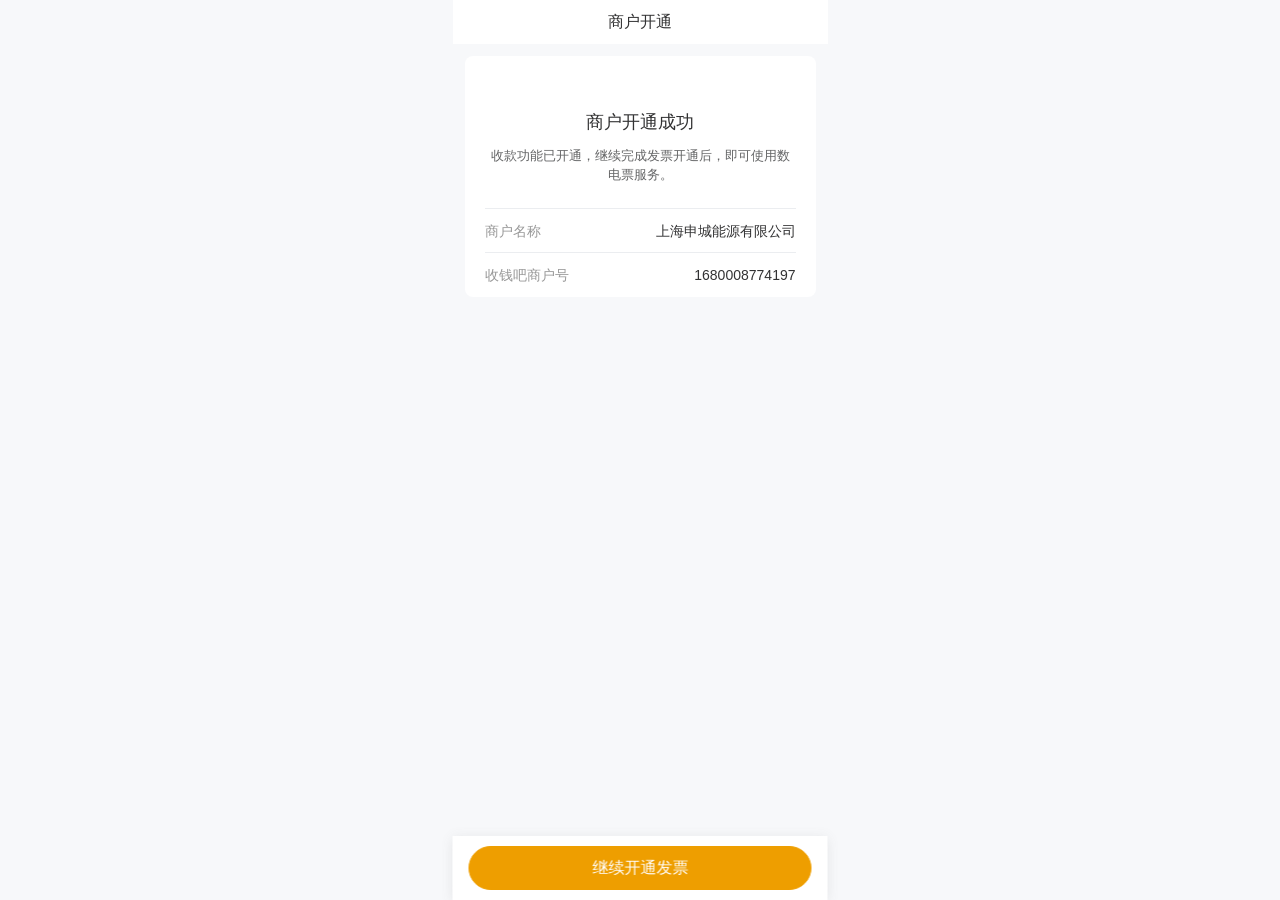
<file: merchant-onboarding-invoice-opening-demo/index.html>
<!doctype html>
<html lang="zh-CN">
  <head>
    <meta charset="UTF-8" />
    <meta name="viewport" content="width=device-width, initial-scale=1, viewport-fit=cover" />
    <title>商户开通与数电票开通</title>
    <link rel="icon" href="data:," />
    <link
      rel="stylesheet"
      href="https://cdn.wosaimg.com/@sqb/icons@0.5.6/dist/sqb-icons.css"
    />
    <link rel="stylesheet" href="./styles.css" />
  </head>
  <body>
    <main id="app" aria-live="polite"></main>
    <script type="module" src="./app.js"></script>
  </body>
</html>
</file>
<file: styles.css>
:root {
  --sqb-page: #f7f8fa;
  --sqb-surface: #ffffff;
  --sqb-text: #323233;
  --sqb-text-secondary: #646566;
  --sqb-helper: #999999;
  --sqb-placeholder: #cccccc;
  --sqb-divider: #ebedf0;
  --sqb-border: #dcdee0;
  --sqb-primary: #ee9e00;
  --sqb-primary-press: #be7e00;
  --sqb-primary-light: #fdf5e5;
  --sqb-link: #365db0;
  --sqb-success: #07c160;
  --sqb-error: #f53f3f;
  --sqb-warning-text: #ed6a0c;
  --sqb-warning-bg: #fffbe8;
  --sqb-card-radius: 8px;
  --sqb-dialog-radius: 16px;
  --sqb-button-radius: 9999px;
  --sqb-gutter: 12px;
  --sqb-section-gap: 8px;
  --sqb-bottom-shadow: 0 2px 12px 0 rgb(100 101 102 / 12%);
  color: var(--sqb-text);
  background: var(--sqb-page);
  font-family: -apple-system, BlinkMacSystemFont, "PingFang SC", "Microsoft YaHei", sans-serif;
}

* { box-sizing: border-box; }
html, body { min-height: 100%; }
body { margin: 0; background: var(--sqb-page); }
button, input { font: inherit; }
button { -webkit-tap-highlight-color: transparent; }
.sr-only {
  position: absolute;
  width: 1px;
  height: 1px;
  padding: 0;
  overflow: hidden;
  clip: rect(0, 0, 0, 0);
  white-space: nowrap;
  border: 0;
}

#app {
  width: min(100%, 375px);
  min-height: 100vh;
  margin: 0 auto;
  background: var(--sqb-page);
}

.app-shell { min-height: 100vh; }

.nav-bar {
  position: sticky;
  z-index: 30;
  top: 0;
  display: grid;
  min-height: 44px;
  grid-template-columns: 44px 1fr 44px;
  align-items: center;
  background: var(--sqb-surface);
}

.nav-title {
  overflow: hidden;
  font-size: 16px;
  font-weight: 500;
  line-height: 22px;
  text-align: center;
  text-overflow: ellipsis;
  white-space: nowrap;
}

.nav-back {
  display: grid;
  width: 44px;
  height: 44px;
  padding: 0;
  place-items: center;
  border: 0;
  background: transparent;
  color: var(--sqb-text);
  cursor: pointer;
}

.nav-back .bi { font-size: 20px; }

.page {
  min-height: calc(100vh - 44px);
  padding: 8px var(--sqb-gutter) calc(28px + env(safe-area-inset-bottom));
}

.page.has-actions {
  padding-bottom: calc(92px + env(safe-area-inset-bottom));
}

.steps {
  position: relative;
  display: grid;
  min-height: 72px;
  grid-template-columns: 1fr 1fr;
  align-items: start;
  gap: 8px;
  margin: 0 calc(-1 * var(--sqb-gutter)) 12px;
  padding: 14px 24px 10px;
  overflow: hidden;
  background: var(--sqb-surface);
  list-style: none;
}

.steps::before {
  position: absolute;
  top: 23px;
  left: 25%;
  width: 50%;
  height: 1px;
  background: var(--sqb-border);
  content: "";
}

.steps li {
  position: relative;
  z-index: 1;
  display: grid;
  justify-items: center;
  gap: 8px;
  color: var(--sqb-helper);
  font-size: 13px;
  line-height: 19px;
  text-align: center;
}

.steps li::before {
  width: 18px;
  height: 18px;
  border-radius: 50%;
  background: var(--sqb-border);
  color: var(--sqb-surface);
  content: "";
}

.steps li.active,
.steps li.done {
  color: var(--sqb-primary-press);
  font-weight: 500;
}

.steps li.active::before,
.steps li.done::before {
  background: var(--sqb-primary);
  box-shadow: 0 0 0 3px var(--sqb-primary-light);
}

h1 {
  margin: 0;
  color: var(--sqb-text);
  font-size: 18px;
  font-weight: 500;
  line-height: 24px;
}

p { line-height: 1.5; }
.content-title { margin: 4px 4px 12px; }

.info-group,
.selection-group,
.guide-placeholder,
.video-placeholder,
.result-card {
  border-radius: var(--sqb-card-radius);
  background: var(--sqb-surface);
}

.info-group { overflow: hidden; }

.info-row {
  position: relative;
  display: grid;
  min-height: 56px;
  grid-template-columns: 124px minmax(0, 1fr);
  align-items: center;
  gap: 8px;
  padding: 0 16px;
  font-size: 15px;
  line-height: 21px;
}

.info-row + .info-row::before {
  position: absolute;
  top: 0;
  right: 16px;
  left: 16px;
  height: 1px;
  background: var(--sqb-divider);
  content: "";
}

.info-row span {
  color: var(--sqb-helper);
  font-size: 13px;
  line-height: 19px;
  white-space: nowrap;
}

.info-row strong {
  min-width: 0;
  overflow-wrap: anywhere;
  color: var(--sqb-text);
  font-size: 15px;
  font-weight: 400;
  line-height: 21px;
}

.field {
  display: grid;
  gap: 8px;
  margin-top: 8px;
  font-size: 15px;
}

fieldset.field {
  padding: 0 16px 8px;
  border: 0;
}

.selection-heading {
  display: flex;
  width: 100%;
  min-height: 48px;
  align-items: center;
  justify-content: space-between;
  gap: 12px;
  border-bottom: 1px solid var(--sqb-divider);
  font-weight: 500;
}

fieldset.field label {
  display: flex;
  min-height: 48px;
  align-items: center;
  gap: 8px;
  font-size: 15px;
  line-height: 21px;
}

fieldset.field input {
  width: 18px;
  height: 18px;
  margin: 0;
  accent-color: var(--sqb-primary);
}

.taxpayer-guide-link,
.refresh-progress-link {
  color: var(--sqb-link);
  text-decoration: none;
  cursor: pointer;
}

.taxpayer-guide-link {
  flex: none;
  font-size: 13px;
  font-weight: 400;
}

.error {
  margin: 8px 4px 0;
  color: var(--sqb-error);
  font-size: 13px;
}

.empty-state {
  margin-top: 8px;
  padding: 28px 16px;
  border-radius: var(--sqb-card-radius);
  background: var(--sqb-surface);
  text-align: center;
}

.detail-guide-banner {
  display: flex;
  width: 100%;
  min-height: 48px;
  align-items: center;
  justify-content: space-between;
  padding: 0 16px;
  border: 0;
  border-radius: var(--sqb-card-radius);
  background: var(--sqb-surface);
  color: var(--sqb-text);
  text-align: left;
  cursor: pointer;
}

.guide-arrow {
  color: var(--sqb-helper);
  font-size: 18px;
  transform: rotate(180deg);
}

.opening-status {
  margin: 8px 0;
  padding: 10px 12px;
  border-radius: var(--sqb-card-radius);
  background: var(--sqb-warning-bg);
  color: var(--sqb-warning-text);
  font-size: 14px;
}

.invite-poster {
  display: block;
  width: 100%;
  height: auto;
  margin: 0 auto;
  border-radius: var(--sqb-card-radius);
  box-shadow: none;
}

.refresh-progress-link {
  display: block;
  margin-top: 12px;
  font-size: 15px;
  line-height: 21px;
  text-align: center;
}

.result-layout { padding-top: 4px; }

.result-card {
  min-height: 174px;
  padding: 28px 20px;
  text-align: center;
}

.result-card h1 {
  margin-top: 8px;
  font-size: 16px;
  font-weight: 400;
  line-height: 22px;
}

.result-card > p {
  margin: 12px 0 0;
  color: var(--sqb-text-secondary);
  font-size: 13px;
  line-height: 19px;
}

.result-icon {
  display: inline-block;
  font-size: 50px;
  line-height: 1;
}

.result-icon.success { color: var(--sqb-success); }
.result-icon.failure { color: var(--sqb-error); }
.result-icon.processing { color: var(--sqb-primary); }

.result-info {
  display: grid;
  gap: 4px;
  margin-top: 16px;
  color: var(--sqb-text-secondary);
  font-size: 13px;
  line-height: 19px;
}

.result-info strong { color: var(--sqb-text); font-weight: 400; }

.result-action {
  margin-top: 12px;
}

.guide-page h1 { margin: 8px 0 12px; }

.wechat-shop-demo {
  display: grid;
  gap: var(--sqb-section-gap);
}

.wechat-shop-demo-heading,
.merchant-simulation-card,
.shop-service-card {
  border-radius: var(--sqb-card-radius);
  background: var(--sqb-surface);
}

.wechat-shop-demo-heading {
  padding: 16px;
}

.wechat-shop-demo-heading h1 {
  margin-top: 10px;
  font-size: 20px;
  line-height: 28px;
}

.wechat-shop-demo-heading p {
  margin: 6px 0 0;
  color: var(--sqb-text-secondary);
  font-size: 13px;
  line-height: 20px;
}

.demo-badge {
  display: inline-flex;
  min-height: 22px;
  align-items: center;
  padding: 0 8px;
  border-radius: var(--sqb-button-radius);
  background: var(--sqb-primary-light);
  color: var(--sqb-primary-press);
  font-size: 12px;
  font-weight: 500;
  line-height: 18px;
}

.merchant-simulation-card {
  padding: 16px;
}

.merchant-simulation-card h2,
.shop-service-card h2 {
  margin: 0;
  color: var(--sqb-text);
  font-size: 16px;
  font-weight: 500;
  line-height: 22px;
}

.merchant-type-options {
  display: grid;
  gap: 8px;
  margin-top: 12px;
}

.merchant-type-option {
  display: grid;
  min-height: 64px;
  grid-template-columns: 20px minmax(0, 1fr);
  align-items: center;
  gap: 10px;
  padding: 10px 12px;
  border: 1px solid var(--sqb-border);
  border-radius: var(--sqb-card-radius);
  background: var(--sqb-surface);
  color: var(--sqb-text);
  text-align: left;
  cursor: pointer;
}

.merchant-type-option.selected {
  border-color: var(--sqb-primary);
  background: var(--sqb-primary-light);
}

.merchant-radio {
  position: relative;
  width: 18px;
  height: 18px;
  border: 1px solid var(--sqb-border);
  border-radius: 50%;
  background: var(--sqb-surface);
}

.merchant-type-option.selected .merchant-radio {
  border-color: var(--sqb-primary);
}

.merchant-type-option.selected .merchant-radio::after {
  position: absolute;
  inset: 4px;
  border-radius: 50%;
  background: var(--sqb-primary);
  content: "";
}

.merchant-type-option strong {
  font-size: 15px;
  font-weight: 400;
  line-height: 21px;
}

.shop-service-card {
  display: flex;
  min-height: 76px;
  align-items: center;
  justify-content: space-between;
  gap: 12px;
  padding: 16px;
}

.shop-service-card p {
  margin: 4px 0 0;
  color: var(--sqb-text-secondary);
  font-size: 13px;
  line-height: 19px;
}

.shop-service-status {
  flex: none;
  padding: 2px 8px;
  border-radius: var(--sqb-button-radius);
  background: var(--sqb-primary-light);
  color: var(--sqb-primary-press);
  font-size: 12px;
  line-height: 18px;
}

.license-blocked-state {
  padding-top: 4px;
}

.license-blocked-state .result-card {
  display: grid;
  min-height: 288px;
  align-content: center;
  justify-items: center;
  padding: 32px 28px;
}

.license-blocked-state .result-card h1 {
  margin-top: 16px;
  font-size: 18px;
  font-weight: 500;
  line-height: 24px;
}

.license-blocked-state .result-card > p {
  max-width: 260px;
  margin-top: 12px;
  font-size: 14px;
  line-height: 22px;
}

.opening-notice-page {
  display: grid;
  gap: var(--sqb-section-gap);
}

.opening-notice-page > h1 {
  margin: 4px 4px 8px;
  font-size: 18px;
  line-height: 24px;
}

.opening-notice-item {
  padding: 16px;
  border-radius: var(--sqb-card-radius);
  background: var(--sqb-surface);
}

.opening-notice-item h2 {
  margin: 0;
  color: var(--sqb-text);
  font-size: 15px;
  font-weight: 500;
  line-height: 22px;
}

.opening-notice-item h2 span {
  color: var(--sqb-primary-press);
}

.opening-notice-item p {
  margin: 8px 0 0;
  color: var(--sqb-text-secondary);
  font-size: 13px;
  line-height: 20px;
}

.opening-notice-images {
  display: grid;
  gap: 12px;
  margin-top: 12px;
}

.opening-notice-images img {
  display: block;
  width: 100%;
  height: auto;
  border: 1px solid var(--sqb-divider);
  border-radius: 6px;
}

.opening-notice-item .service-phone {
  color: var(--sqb-text);
}

.service-phone a {
  color: var(--sqb-link);
  font-weight: 500;
  text-decoration: none;
}

.taxpayer-guide-page {
  display: grid;
  gap: var(--sqb-section-gap);
}

.taxpayer-guide-intro,
.taxpayer-guide-images {
  border-radius: var(--sqb-card-radius);
  background: var(--sqb-surface);
}

.taxpayer-guide-intro {
  padding: 16px;
}

.taxpayer-guide-intro h1 {
  margin: 0 0 14px;
}

.taxpayer-guide-steps {
  display: grid;
  gap: 12px;
  margin: 0;
  padding: 0;
  list-style: none;
}

.taxpayer-guide-steps li {
  display: grid;
  grid-template-columns: 24px minmax(0, 1fr);
  color: var(--sqb-text);
  font-size: 14px;
  line-height: 20px;
}

.taxpayer-guide-steps span {
  color: var(--sqb-primary-press);
  font-weight: 500;
}

.taxpayer-guide-steps p {
  margin: 0;
}

.taxpayer-guide-images {
  display: grid;
  gap: 12px;
  padding: 12px;
}

.taxpayer-guide-images img {
  display: block;
  width: 100%;
  height: auto;
  border: 1px solid var(--sqb-divider);
  border-radius: 6px;
}

.guide-placeholder {
  padding: 20px 16px;
}

.guide-placeholder p,
.video-placeholder p {
  margin: 8px 0 0;
  color: var(--sqb-text-secondary);
  font-size: 13px;
}

.video-placeholder {
  display: grid;
  min-height: 180px;
  margin-top: 8px;
  padding: 20px 16px;
  place-content: center;
  color: var(--sqb-text-secondary);
  text-align: center;
}

.wechat-shop-return { padding-top: 4px; }
.return-result { color: var(--sqb-success); }
.return-result p { margin: 8px 0 0; color: var(--sqb-text); }

.page-actions {
  position: fixed;
  z-index: 20;
  right: 50%;
  bottom: 0;
  width: min(100%, 375px);
  padding: 10px 16px calc(10px + env(safe-area-inset-bottom));
  transform: translateX(50%);
  background: rgb(255 255 255 / 96%);
  box-shadow: var(--sqb-bottom-shadow);
  backdrop-filter: blur(8px);
}

.page-actions.two {
  display: grid;
  grid-template-columns: 1fr 1fr;
  gap: 12px;
}

.action-button {
  width: 100%;
  min-height: 44px;
  border-radius: var(--sqb-button-radius);
  font-size: 16px;
  font-weight: 500;
  cursor: pointer;
}

.action-button.primary {
  border: 1px solid var(--sqb-primary);
  background: var(--sqb-primary);
  color: var(--sqb-surface);
}

.action-button.primary:active {
  border-color: var(--sqb-primary-press);
  background: var(--sqb-primary-press);
}

.action-button.secondary {
  border: 1px solid var(--sqb-primary);
  background: transparent;
  color: var(--sqb-primary-press);
}

.action-button:focus-visible,
.merchant-type-option:focus-visible,
.refresh-progress-link:focus-visible,
.taxpayer-guide-link:focus-visible,
.taxpayer-guide-helper a:focus-visible,
.authorization-guide-banner:focus-visible,
.taxpayer-type-row:focus-visible,
.taxpayer-sheet-option:focus-visible,
.taxpayer-sheet-cancel:focus-visible,
.inline-action-button:focus-visible,
.detail-guide-banner:focus-visible,
.nav-back:focus-visible,
.simulator-option:focus-visible,
.simulator-close:focus-visible {
  outline: 2px solid var(--sqb-link);
  outline-offset: 2px;
}

.simulator-backdrop {
  position: fixed;
  z-index: 40;
  inset: 0;
  display: flex;
  align-items: flex-end;
  justify-content: center;
  background: rgb(0 0 0 / 42%);
}

.simulator-sheet {
  width: min(100%, 375px);
  max-height: min(78vh, 720px);
  overflow-y: auto;
  padding: 20px 16px calc(20px + env(safe-area-inset-bottom));
  border-radius: var(--sqb-dialog-radius) var(--sqb-dialog-radius) 0 0;
  background: var(--sqb-surface);
  box-shadow: 0 4px 16px rgb(0 0 0 / 12%);
}

.simulator-heading {
  display: flex;
  align-items: center;
  justify-content: space-between;
  gap: 16px;
}

.simulator-heading h2 {
  margin: 0;
  font-size: 18px;
  font-weight: 500;
  line-height: 24px;
}

.simulator-close {
  display: grid;
  width: 40px;
  height: 40px;
  padding: 0;
  place-items: center;
  border: 0;
  background: transparent;
  color: var(--sqb-text-secondary);
  font-size: 20px;
  cursor: pointer;
}

.simulator-copy {
  margin: 8px 0 0;
  color: var(--sqb-text-secondary);
  font-size: 13px;
}

.simulator-options {
  display: grid;
  gap: 8px;
  margin-top: 16px;
}

.simulator-option {
  display: flex;
  min-height: 56px;
  align-items: center;
  justify-content: space-between;
  gap: 12px;
  padding: 10px 14px;
  border: 1px solid var(--sqb-border);
  border-radius: var(--sqb-card-radius);
  background: var(--sqb-surface);
  color: var(--sqb-text);
  text-align: left;
  cursor: pointer;
}

.simulator-option strong { font-size: 15px; }
.simulator-option span { color: var(--sqb-text-secondary); font-size: 12px; text-align: right; }
.reason-options .simulator-option { justify-content: flex-start; line-height: 1.5; }
.reason-options .simulator-option:has(strong) { justify-content: space-between; }

.opening-sections {
  display: grid;
  gap: var(--sqb-section-gap);
}

.opening-card {
  overflow: hidden;
  border-radius: var(--sqb-card-radius);
  background: var(--sqb-surface);
}

.section-title,
.section-title-row h1 {
  margin: 0;
  font-size: 16px;
  font-weight: 500;
  line-height: 22px;
}

.section-header {
  display: flex;
  min-height: 48px;
  align-items: center;
  padding: 0 16px;
  border-bottom: 1px solid var(--sqb-divider);
}

.section-title-row {
  justify-content: space-between;
  gap: 12px;
}

.info-list {
  padding: 0 16px;
}

.opening-card .info-row {
  min-height: 48px;
  grid-template-columns: 120px minmax(0, 1fr);
  padding: 0;
}

.opening-card .info-row + .info-row::before {
  right: 0;
  left: 0;
}

.invoice-info-section .info-row + .info-row::before {
  display: none;
}

.opening-card .info-row span {
  color: var(--sqb-text-secondary);
  font-size: 15px;
  line-height: 21px;
}

.opening-card .info-row strong {
  text-align: right;
}

.taxpayer-type-row {
  width: 100%;
  padding: 0;
  border: 0;
  background: transparent;
  color: var(--sqb-text);
  text-align: left;
  cursor: pointer;
}

.taxpayer-type-row .select-value.placeholder {
  color: var(--sqb-primary);
}

.taxpayer-type-row .select-value {
  display: flex;
  align-items: center;
  justify-content: flex-end;
  gap: 4px;
}

.taxpayer-type-row .select-value .bi {
  color: var(--sqb-helper);
  font-size: 14px;
}

.taxpayer-type-row .select-value.placeholder .bi {
  color: var(--sqb-primary);
}

.taxpayer-guide-helper {
  padding: 0 0 12px;
  color: var(--sqb-helper);
  font-size: 12px;
  line-height: 18px;
  text-align: left;
}

.taxpayer-guide-helper a {
  color: var(--sqb-link);
  text-decoration: none;
}

.field-error {
  margin: 0;
  padding: 0 16px 12px;
  color: var(--sqb-error);
  font-size: 13px;
  line-height: 18px;
}

.authorization-guide-banner {
  display: flex;
  align-items: center;
  justify-content: space-between;
  width: 100%;
  min-height: 48px;
  padding: 0 16px;
  border: 0;
  border-radius: var(--sqb-card-radius);
  background: var(--sqb-surface);
  color: var(--sqb-text);
  font: inherit;
  font-size: 14px;
  line-height: 20px;
  text-align: left;
  cursor: pointer;
}

.authorization-guide-banner .bi {
  color: var(--sqb-helper);
  font-size: 14px;
}

.tencent-status-hero {
  padding: 28px 16px 20px;
  text-align: center;
}

.tencent-status-title {
  margin: 0;
  color: var(--sqb-text-secondary);
  font-size: 20px;
  font-weight: 500;
  line-height: 28px;
  text-align: center;
}

.tencent-status-hero.opening .tencent-status-title {
  color: var(--sqb-primary-press);
}

.tencent-status-hero.failed .tencent-status-title {
  color: var(--sqb-error);
}

.tencent-status-hero.success .tencent-status-title {
  color: var(--sqb-success);
}

.tencent-status-description {
  display: block;
  padding-top: 8px;
  color: var(--sqb-helper);
  font-size: 12px;
  font-weight: 400;
  line-height: 18px;
  text-align: center;
}

.tencent-status-description.failed {
  color: var(--sqb-error);
}

.tencent-status-description strong,
.tencent-status-description span {
  display: block;
  font-size: inherit;
  font-weight: inherit;
}

.tencent-subject-section {
  padding: 8px 0 16px;
}

.tencent-subject-title {
  margin: 0;
  padding: 0 16px;
  color: var(--sqb-text);
  font-size: 14px;
  font-weight: 500;
  line-height: 20px;
}

.tencent-subject-section .info-row {
  min-height: 44px;
}

.tencent-subject-section .info-row + .info-row::before {
  display: none;
}

.inline-action-button {
  display: block;
  width: auto;
  min-height: 28px;
  margin: 12px auto 0;
  padding: 0;
  border: 0;
  border-radius: 0;
  background: transparent;
  color: var(--sqb-primary-press);
  font-size: 13px;
  cursor: pointer;
}

.qr-preview-button {
  justify-self: center;
  width: auto;
  min-height: 36px;
  margin: 12px auto 0;
  padding: 6px 20px;
  font-size: 14px;
}

.progress-query-link {
  justify-self: center;
  min-height: 36px;
  margin: 0 auto;
  padding: 8px 12px;
  border: 0;
  background: transparent;
  color: var(--sqb-primary-press);
  font-size: 13px;
  line-height: 20px;
  text-align: center;
  cursor: pointer;
}

.taxpayer-sheet-backdrop {
  position: fixed;
  z-index: 45;
  inset: 0;
  display: flex;
  align-items: flex-end;
  justify-content: center;
  background: rgb(0 0 0 / 42%);
}

.taxpayer-sheet {
  width: min(100%, 375px);
  padding: 8px 0 calc(8px + env(safe-area-inset-bottom));
  border-radius: var(--sqb-dialog-radius) var(--sqb-dialog-radius) 0 0;
  background: var(--sqb-surface);
  box-shadow: 0 4px 16px rgb(0 0 0 / 12%);
}

.taxpayer-sheet h2 {
  min-height: 48px;
  margin: 0;
  padding: 12px 16px;
  font-size: 16px;
  font-weight: 500;
  line-height: 24px;
  text-align: center;
}

.taxpayer-sheet-options {
  overflow: hidden;
  background: var(--sqb-surface);
}

.taxpayer-sheet-option,
.taxpayer-sheet-cancel {
  width: 100%;
  min-height: 52px;
  padding: 0 16px;
  border: 0;
  background: var(--sqb-surface);
  color: var(--sqb-text);
  cursor: pointer;
}

.taxpayer-sheet-option {
  position: relative;
  display: flex;
  align-items: center;
  justify-content: space-between;
  gap: 12px;
  font-size: 15px;
  text-align: left;
}

.taxpayer-sheet-option + .taxpayer-sheet-option::before {
  position: absolute;
  top: 0;
  right: 16px;
  left: 16px;
  height: 1px;
  background: var(--sqb-divider);
  content: "";
}

.taxpayer-sheet-option.selected {
  color: var(--sqb-primary-press);
}

.taxpayer-sheet-option strong {
  color: var(--sqb-primary-press);
  font-size: 12px;
  font-weight: 400;
}

.taxpayer-sheet-cancel {
  margin-top: 8px;
  border-radius: 0;
  background: var(--sqb-surface);
  box-shadow: 0 -8px 0 var(--sqb-page);
  font-size: 16px;
}

.dialog-backdrop {
  position: fixed;
  z-index: 50;
  inset: 0;
  display: grid;
  padding: 24px;
  place-items: center;
  background: rgb(0 0 0 / 42%);
}

.confirm-dialog,
.qr-dialog {
  width: min(100%, 327px);
  padding: 20px;
  border-radius: var(--sqb-dialog-radius);
  background: var(--sqb-surface);
  box-shadow: 0 4px 16px rgb(0 0 0 / 12%);
}

.confirm-dialog h2,
.qr-dialog h2 {
  margin: 0;
  font-size: 18px;
  font-weight: 500;
}

.dialog-heading {
  display: flex;
  align-items: center;
  justify-content: space-between;
  min-height: 36px;
}

.dialog-close {
  display: inline-grid;
  width: 36px;
  height: 36px;
  margin: -8px -8px -8px 0;
  padding: 0;
  border: 0;
  border-radius: 50%;
  background: transparent;
  color: var(--sqb-text-primary);
  cursor: pointer;
  place-items: center;
}

.dialog-close:active {
  background: var(--sqb-page);
}

.dialog-close i {
  font-size: 20px;
}

.confirm-dialog p {
  margin: 12px 0 0;
  color: var(--sqb-text-secondary);
  font-size: 14px;
}

.qr-dialog img {
  display: block;
  width: 100%;
  max-height: min(56vh, 404px);
  margin: 12px auto 16px;
  border-radius: 12px;
  object-fit: contain;
}

.dialog-actions {
  display: grid;
  grid-template-columns: 1fr 1fr;
  gap: 8px;
  margin-top: 20px;
}

.toast {
  position: fixed;
  z-index: 60;
  right: 50%;
  bottom: calc(88px + env(safe-area-inset-bottom));
  max-width: calc(min(100%, 375px) - 32px);
  padding: 10px 14px;
  transform: translateX(50%);
  border-radius: var(--sqb-card-radius);
  background: rgb(50 50 51 / 92%);
  color: var(--sqb-surface);
  font-size: 13px;
  text-align: center;
}

@media (max-width: 375px) {
  #app,
  .page-actions,
  .simulator-sheet,
  .taxpayer-sheet { width: 100%; }
}
</file>
<file: malaysia-consumer-einvoice-request-demo/assets/index-O24lGlGW.css>
@font-face{font-family:Roboto;font-style:normal;font-display:swap;font-weight:500;src:url(./roboto-latin-500-normal-7RbcRiD8.woff2)format("woff2"),url(./roboto-latin-500-normal-DQZyH_nt.woff)format("woff")}:root{color:#151515;font-synthesis:none;text-rendering:optimizelegibility;-webkit-font-smoothing:antialiased;background:#fff;font-family:Inter,ui-sans-serif,system-ui,-apple-system,BlinkMacSystemFont,Segoe UI,sans-serif}*{box-sizing:border-box}html,body,#root{width:100%;height:100%;margin:0}.mobile-carousel{overscroll-behavior:contain;scrollbar-width:none;-webkit-user-select:none;user-select:none;width:100%;min-width:0;max-width:100%;display:block;position:relative;overflow:auto}.mobile-carousel::-webkit-scrollbar{display:none}.mobile-carousel{touch-action:pan-y;overflow:auto hidden}.mobile-carousel[data-dragging=true]{cursor:none}.mobile-carousel-content{width:max-content;min-width:100%;transform:translateX(var(--mobile-carousel-overdrag));will-change:transform;display:flex}.mobile-carousel-scrollbar{z-index:4;opacity:0;pointer-events:none;transition:opacity .15s;position:absolute;inset:0}.mobile-carousel-scrollbar[data-visible=true]{opacity:1}.mobile-carousel-scrollbar-thumb{background:#00000059;border-radius:999px;height:3px;position:absolute;bottom:4px;right:4px}body{min-width:320px;overflow:hidden}button,input,textarea{font:inherit}button{cursor:pointer}.phone-stage{place-items:center;width:100%;height:100%;padding:24px;display:grid;position:relative}.device-menu-bar{z-index:100;border-radius:12px;padding:3px;position:absolute;top:18px;right:18px}.device-picker-trigger{color:#151515;background:0 0;border:0;border-radius:9px;align-items:center;gap:10px;height:34px;padding:0 10px 0 12px;font:600 14px/1 ui-sans-serif,system-ui,sans-serif;display:flex}.device-picker-trigger:hover,.device-picker-trigger[data-state=open]{background:#0000000e}.device-picker-trigger:focus-visible{outline-offset:2px;outline:2px solid #000000b8}.device-picker-menu{z-index:200;min-width:168px;transform-origin:var(--radix-dropdown-menu-content-transform-origin);background:#fffffffa;border-radius:12px;padding:3px;animation:.12s ease-out device-menu-in;box-shadow:0 0 1px #0000000f,0 0 0 1px #00000014,0 4px 4px #0000000d}.device-picker-item{color:#181818;-webkit-user-select:none;user-select:none;border-radius:8px;outline:none;justify-content:space-between;align-items:center;height:34px;padding:0 9px 0 10px;font:500 14px/1 ui-sans-serif,system-ui,sans-serif;display:flex}.device-picker-item[data-highlighted]{background:#f0f0f0}.device-picker-item[data-state=checked]{font-weight:600}.device-picker-check{color:#181818;place-items:center;display:grid}@keyframes device-menu-in{0%{opacity:0;transform:scale(.98)translateY(-2px)}to{opacity:1;transform:scale(1)translateY(0)}}.phone-scale-box{position:relative}.phone-device{transform-origin:0 0;-webkit-user-select:none;user-select:none;position:absolute;top:0;left:0}.phone-bezel{object-fit:contain;z-index:2;-webkit-user-drag:none;pointer-events:none;width:100%;height:100%;display:block;position:absolute;inset:0}.device-screen{cursor:none;z-index:1;-webkit-user-select:none;user-select:none;background:#fff;border-radius:42px;position:absolute;overflow:hidden;box-shadow:inset 0 0 0 1px #00000014}.device-camera{z-index:75;pointer-events:none;background:#050505;border-radius:50%;display:block;position:absolute;box-shadow:inset 0 0 0 1px #ffffff14}.device-screen,.device-screen *{cursor:none!important}.device-screen img,.keyboard-asset{-webkit-user-drag:none;-webkit-user-select:none;user-select:none}.device-screen input,.device-screen textarea,.device-screen select,.device-screen option,.device-screen [contenteditable=true]{-webkit-user-select:auto;user-select:auto}.device-screen:active,.device-screen:active *,.device-screen input,.device-screen textarea,.device-screen button,.device-screen a,.device-screen [role=button]{cursor:none!important}.device-screen[data-cursor-debug=true],.device-screen[data-cursor-debug=true] *{cursor:default!important}.device-screen :focus,.device-screen :focus-visible{box-shadow:none!important;outline:0!important}.flow-stack,.flow-scenes,.flow-screen,.mobile-app-viewport{position:absolute;inset:0}.mobile-app-viewport[data-platform=android][data-keyboard-visible=false]{bottom:var(--device-safe-area-bottom,48px)}.flow-stack{--flow-header-height:0px;--flow-header-content-height:0px;--flow-header-safe-area:0px;--flow-footer-height:0px;--keyboard-height:0px;touch-action:pan-y;background:0 0;overflow:hidden}.flow-fixed-header{z-index:12;height:var(--flow-header-height);padding-top:var(--flow-header-safe-area);box-sizing:border-box;-webkit-backdrop-filter:none;backdrop-filter:none;background:0 0;border-bottom:0;position:absolute;top:0;left:0;right:0}.flow-fixed-footer{z-index:12;right:0;bottom:var(--keyboard-height);height:var(--flow-footer-height);background:0 0;transition:bottom .26s cubic-bezier(.2,.8,.2,1);position:absolute;left:0}.flow-scenes{top:var(--flow-header-height);bottom:0;overflow:hidden}.flow-screen{will-change:transform;background:0 0;overflow:hidden}.mobile-page{--mobile-safe-area-height:var(--device-safe-area-bottom,34px);--keyboard-height:0px;position:absolute;inset:0}.mobile-page[data-keyboard-visible=true],.mobile-app-viewport[data-platform=android] .mobile-page{--mobile-safe-area-height:0px}.mobile-scroll{top:0;right:0;bottom:var(--keyboard-height);-webkit-overflow-scrolling:touch;overscroll-behavior:contain;scrollbar-width:none;touch-action:none;-webkit-user-select:none;user-select:none;transition:bottom .26s cubic-bezier(.2,.8,.2,1);position:absolute;left:0;overflow:hidden auto}.mobile-scroll::-webkit-scrollbar{display:none}.mobile-scroll[data-dragging=true]{cursor:none}.mobile-cursor{z-index:80;opacity:0;pointer-events:none;will-change:transform;background:radial-gradient(circle at 50% 44%,#ffffffb3 0 34%,#ffffff8a 58%,#eeeeee7a 100%);border:.5px solid #0000001f;border-radius:999px;width:48px;height:48px;transition:opacity 90ms,background 80ms,box-shadow 80ms;position:absolute;top:0;left:0;box-shadow:inset 0 1px 2px #fff9,inset 0 -5px 10px #0000000d,inset 0 0 0 1px #00000006}.mobile-cursor:before{content:"";pointer-events:none;background:linear-gradient(#ffffff61,#fff0);border-radius:999px;width:32px;height:17px;position:absolute;top:3px;left:50%;transform:translate(-50%)}.mobile-cursor:after{border-radius:inherit;content:"";pointer-events:none;position:absolute;inset:0;box-shadow:inset 1px 0 3px #ffffff47,inset -1px 0 3px #00000005}.mobile-cursor-hotspot{pointer-events:none;background:#ffffffd1;border:1px solid #007afff2;border-radius:999px;width:9px;height:9px;position:absolute;top:50%;left:50%;transform:translate(-50%,-50%);box-shadow:0 0 0 1px #ffffffbf,0 0 0 3px #007aff29}.mobile-cursor-hotspot:before,.mobile-cursor-hotspot:after{content:"";background:#007afff2;position:absolute;top:50%;left:50%;transform:translate(-50%,-50%)}.mobile-cursor-hotspot:before{width:17px;height:1px}.mobile-cursor-hotspot:after{width:1px;height:17px}.mobile-cursor[data-visible=true]{opacity:1}.mobile-cursor[data-active=true]{background:radial-gradient(circle at 50% 55%,#e8e8e894 0 30%,#f8f8f880 62%,#ffffffad 100%);box-shadow:inset 0 3px 7px #00000014,inset 0 -4px 8px #ffffff57,inset 0 0 0 1px #00000008}.mobile-cursor[data-active=true]:before{background:linear-gradient(#0000000e,#0000)}.mobile-cursor[data-active=true]:after{box-shadow:inset 0 5px 9px #0000000b,inset 0 -3px 7px #ffffff47}.mobile-scroll-content{will-change:transform;grid-template-columns:minmax(0,1fr);gap:0;min-width:0;padding:0;display:grid}.app-screen{background:#fff}.mobile-scrollbar{z-index:9;top:4px;right:5px;bottom:calc(var(--mobile-safe-area-height) + var(--keyboard-height) + 4px);opacity:0;pointer-events:none;width:4px;transition:bottom .26s cubic-bezier(.2,.8,.2,1),opacity .18s;position:absolute}.mobile-page[data-keyboard-dragging=true] .mobile-scroll,.mobile-page[data-keyboard-dragging=true] .mobile-scrollbar,.flow-stack[data-keyboard-dragging=true] .flow-fixed-footer{transition:none}.mobile-scrollbar[data-visible=true]{opacity:1}.mobile-scrollbar-thumb{background:#00000047;border-radius:999px;width:4px;min-height:36px;transition:background .12s;box-shadow:0 0 0 1px #ffffff2e}.status-bar{z-index:72;color:#050505;pointer-events:none;background:0 0;grid-template-columns:1fr auto;align-items:center;height:54px;padding:10px 34px 0 36px;font-family:-apple-system,BlinkMacSystemFont,SF Pro Text,Helvetica Neue,Arial,sans-serif;display:grid;position:absolute;top:0;left:0;right:0}.device-screen[data-device=pixel-10] .status-bar{align-items:start;height:auto;padding:32px 32px 0;font-family:Roboto,Arial,sans-serif}.status-time{text-align:center;letter-spacing:0;justify-self:start;min-width:58px;font-size:15px;font-weight:600;line-height:1}.status-indicators{justify-self:end;align-items:center;display:flex}.status-indicator-svg{display:block}.status-indicator-svg[data-platform=ios]{width:79px;height:13px}.status-indicator-svg[data-platform=android]{width:50px;height:14px}.device-screen[data-device=pixel-10] .status-time{font-weight:500;transform:translateY(2px)}.home-indicator-svg{z-index:70;width:100%;height:var(--device-safe-area-bottom,34px);pointer-events:none;display:block;position:absolute;bottom:0;left:0;right:0}.android-navigation-bar{z-index:70;width:428px;height:var(--device-safe-area-bottom,48px);pointer-events:none;-webkit-user-drag:none;display:block;position:absolute;bottom:-1px;left:-1px}h1,h2,p{margin:0}h1{letter-spacing:0;font-size:26px;line-height:1.08}h2{font-size:15px}p{color:#555;font-size:14px;line-height:1.45}.field-label{color:#555;font-size:13px;font-weight:800}.mobile-field{gap:8px;display:grid}.mobile-field input{color:#151515;background:#fff;border:1px solid #0000001a;border-radius:8px;outline:0;width:100%;min-height:44px;padding:0 12px}.mobile-field input:focus{box-shadow:none;border-color:#00000029}.device-screen .mobile-field input:focus,.device-screen .mobile-field input:focus-visible{border-color:#0000001f;box-shadow:none!important;outline:0!important}.sheet-overlay{z-index:20;background:#00000057;position:absolute;inset:0}.bottom-sheet{z-index:21;touch-action:none;background:#fff;border-radius:22px 22px 0 0;flex-direction:column;min-height:260px;display:flex;position:absolute;left:0;right:0;overflow:hidden;box-shadow:0 -16px 48px #0003}.sheet-handle-zone{touch-action:none;place-items:center;height:30px;display:grid}.sheet-handle{background:#c9c9c4;border-radius:999px;width:42px;height:5px}.sheet-header{gap:4px;padding:0 18px 14px;display:grid}.sheet-title{margin:0;font-size:18px;font-weight:900}.sheet-description{color:#737373;margin:0;font-size:13px;line-height:1.35}.sheet-content{padding:0 18px 24px;overflow:auto}.keyboard-dock{z-index:30;height:339px;box-shadow:none;pointer-events:none;will-change:transform;background:#d8d9de;border-radius:32px 32px 0 0;padding:0;position:absolute;bottom:-1px;left:0;right:0;overflow:hidden}.keyboard-dock[data-platform=android]{background:#f3f2f6;border-radius:0;box-shadow:0 -1px 2px #00000014}.keyboard-dock[data-visible=true]{pointer-events:auto}.keyboard-asset{z-index:1;border-radius:inherit;object-fit:cover;object-position:center bottom;-webkit-user-drag:none;pointer-events:none;width:100%;height:100%;display:block;position:relative}.keyboard-dock[data-platform=android] .keyboard-asset{object-fit:fill;border-radius:0}.invoice-screen{color:#171717;background:#fff}.invoice-content{width:100%;min-width:0;padding:76px 20px calc(158px + var(--mobile-safe-area-height));position:relative}.language-switcher{z-index:3;color:#323233;background:#fffffff5;border:1px solid #dedfe2;border-radius:18px;justify-content:center;align-items:center;gap:4px;min-width:52px;min-height:36px;padding:6px 8px;font-size:12px;font-weight:600;line-height:1;display:inline-flex;position:absolute;top:58px;right:20px}.language-switcher:focus-visible{border-color:#1c1c1c;box-shadow:0 0 0 1px #1c1c1c}.language-switcher:active{background:#f2f3f5}.language-switcher svg{flex:none;width:14px;height:14px}.device-screen[data-device=pixel-10] .invoice-content{padding-top:86px}.brand-header{text-align:center;flex-direction:column;align-items:center;gap:8px;padding:0 0 20px;display:flex}.brand-logo{object-fit:contain;width:156px;max-width:48vw;height:auto;max-height:80px;display:block}.order-summary{color:#323233;text-align:left;background:#f7f8fa;border-radius:8px;flex-direction:column;align-items:stretch;width:100%;min-width:0;margin:-4px 0 24px;padding:16px;display:flex}.order-summary-title{color:#323233;margin:0;font-size:16px;font-weight:650;line-height:22px}.order-summary-store{color:#646566;text-overflow:ellipsis;white-space:nowrap;margin:4px 0 0;font-size:14px;font-weight:400;line-height:20px;overflow:hidden}.order-summary-primary{grid-template-columns:minmax(0,1fr) auto;align-items:baseline;gap:12px;width:100%;min-width:0;margin-top:16px;display:grid}.order-summary-number,.order-summary-amount,.order-summary-date{font-variant-numeric:tabular-nums;margin:0}.order-summary-number{color:#323233;text-align:left;text-overflow:ellipsis;white-space:nowrap;font-size:15px;font-weight:650;line-height:21px;overflow:hidden}.order-summary-amount{color:#323233;text-align:right;white-space:nowrap;font-size:18px;font-weight:650;line-height:24px}.order-summary-date{color:#646566;margin-top:6px;font-size:13px;font-weight:400;line-height:19px}.invoice-content--status{padding-bottom:calc(42px + var(--mobile-safe-area-height))}.status-page{text-align:center;flex-direction:column;align-items:center;padding:30px 2px 0;display:flex}.status-page-icon{color:#303236;background:#f5f5f5;border:1px solid #d8d9dc;border-radius:50%;justify-content:center;align-items:center;width:56px;height:56px;margin-bottom:18px;font-size:28px;font-weight:560;line-height:1;display:flex}.status-page-icon[data-tone=success]{color:#fff;background:#111;border-color:#111}.status-page-icon[data-tone=processing]{background:#fff}.status-page-spinner{border:2px solid #d8d9dc;border-top-color:#151515;border-radius:50%;width:24px;height:24px;animation:.9s linear infinite status-spinner}@keyframes status-spinner{to{transform:rotate(360deg)}}.status-page-title{color:#181818;max-width:320px;margin:0;font-size:22px;font-weight:680;line-height:1.3}.status-page-description{color:#666970;max-width:330px;margin:10px 0 0;font-size:14px;line-height:1.55}.status-page-note{color:#85878d;margin:14px 0 0;font-size:12px;line-height:1.4}.status-page-actions{flex-direction:column;gap:10px;width:100%;margin-top:30px;display:flex}.status-action{border-radius:10px;width:100%;min-height:48px;font-size:14px;font-weight:620;line-height:1.2}.status-action--primary{color:#fff;background:#050505;border:1px solid #050505}.status-action--secondary{color:#202020;background:#fff;border:1px solid #cfd0d3}.status-action:active{opacity:.72}.status-action-message{color:#4f5156;background:#f4f4f4;border-radius:8px;width:100%;margin:14px 0 0;padding:10px 12px;font-size:12px;line-height:1.45}#einvoice-request-form{min-width:0;display:block}.applicant-type-step{flex-direction:column;gap:18px;min-width:0;padding-top:2px;display:flex}.applicant-type-title{color:#171717;margin:0;font-size:22px;font-weight:680;line-height:1.3}.applicant-type-options{flex-direction:column;gap:10px;min-width:0;display:flex}.applicant-type-button{color:#1e1e1e;text-align:left;background:#fff;border:1px solid #d6d7da;border-radius:12px;flex-direction:column;justify-content:center;align-items:flex-start;gap:5px;width:100%;min-width:0;min-height:76px;padding:14px 16px;transition:border-color .12s,background-color .12s;display:flex}.applicant-type-button:hover,.applicant-type-button:focus-visible{background:#f7f7f7;border-color:#1c1c1c}.applicant-type-button:active{background:#eeeeef}.applicant-type-option-label{font-size:15px;font-weight:650;line-height:1.3}.applicant-type-option-description{color:#777a80;font-size:12px;font-weight:430;line-height:1.35}.applicant-type-summary{border-bottom:1px solid #e5e6e8;justify-content:space-between;align-items:center;gap:14px;min-width:0;margin-bottom:20px;padding-bottom:16px;display:flex}.applicant-type-summary>div{flex-direction:column;gap:3px;min-width:0;display:flex}.applicant-type-summary-label{color:#85878d;font-size:11px;font-weight:520;line-height:1.3}.applicant-type-summary-value{color:#202020;text-overflow:ellipsis;white-space:nowrap;font-size:14px;font-weight:650;line-height:1.35;overflow:hidden}.applicant-type-change-button{color:#252525;text-underline-offset:3px;background:0 0;border:0;flex:none;padding:8px 0;font-size:12px;font-weight:600;line-height:1.2;text-decoration:underline}.choice-fieldset{border:0;min-width:0;margin:0 0 20px;padding:0}.choice-fieldset legend{color:#1b1b1b;width:100%;margin:0 0 9px;padding:0;font-size:14px;font-weight:560;line-height:1.35}.choice-fieldset legend span,.required-mark{color:#202020}.choice-grid{grid-template-columns:repeat(2,minmax(0,1fr));gap:10px;width:100%;min-width:0;display:grid}.choice-button{color:#252525;text-align:center;background:#fff;border:1px solid #d6d7da;border-radius:10px;justify-content:center;align-items:center;min-width:0;min-height:48px;padding:8px;font-size:13px;font-weight:430;line-height:1.25;transition:border-color .12s,background-color .12s,color .12s;display:flex}.choice-button[data-selected=true]{color:#111;background:#f5f5f5;border-color:#191919;font-weight:650;box-shadow:inset 0 0 0 1px #191919}.choice-button:disabled{opacity:.68}.fields-stack{flex-direction:column;gap:16px;min-width:0;display:flex}.address-section{border-top:1px solid #e5e6e8;flex-direction:column;gap:16px;min-width:0;margin-top:4px;padding-top:20px;display:flex}.address-section-title{color:#1a1a1a;margin:0;font-size:18px;font-weight:650;line-height:1.25}.address-fields{flex-direction:column;gap:16px;min-width:0;display:flex}.form-field{flex-direction:column;gap:8px;min-width:0;display:flex}.form-label{color:#1f1f1f;justify-content:space-between;align-items:baseline;gap:8px;min-width:0;font-size:14px;font-weight:520;line-height:1.35;display:flex}.form-label>span:first-child{min-width:0}.optional-mark{color:#898c92;flex:none;font-size:12px;font-weight:430}.text-input,.selection-button,.readonly-field,.prefix-button{color:#202020;background:#fff;border:1px solid #d6d7da;border-radius:10px;width:100%;min-width:0;height:48px;font-size:15px;line-height:1}.text-input{appearance:none;padding:0 14px}.text-input::placeholder{color:#9b9da3;opacity:1}.text-input:focus,.selection-button:focus{border-color:#1c1c1c;box-shadow:inset 0 0 0 1px #1c1c1c!important}.text-input[aria-invalid=true],.selection-button[aria-invalid=true]{border-color:#b42318}.text-input:disabled,.selection-button:disabled,.prefix-button:disabled{color:#777a80;opacity:1;background:#f5f5f5}.readonly-field{color:#55585e;background:#f7f7f7;align-items:center;padding:0 13px;display:flex}.selection-button,.prefix-button{text-align:left;justify-content:space-between;align-items:center;padding:0 13px;display:flex}.selection-button>span{text-overflow:ellipsis;white-space:nowrap;min-width:0;overflow:hidden}.selection-button>span[data-placeholder=true]{color:#9b9da3}.selection-button svg,.prefix-button svg{color:#3a3a3a;flex:none;width:18px;height:18px}.field-helper,.field-error{margin:-2px 1px 0;font-size:12px;line-height:1.4}.field-helper{color:#777a80}.field-error{color:#9f1c15;font-weight:500}.phone-input-row{grid-template-columns:104px minmax(0,1fr);gap:10px;min-width:0;display:grid}.prefix-button{padding:0 12px}.phone-number-input{min-width:0}.footer-clearance{height:12px}.privacy-consent{margin-top:24px}.privacy-consent-label{color:#3f4145;align-items:flex-start;gap:10px;font-size:12px;font-weight:430;line-height:1.5;display:flex}.privacy-consent-checkbox{accent-color:#111;border-radius:4px;flex:0 0 18px;width:18px;height:18px;margin:0}.privacy-policy-label{color:#171717;text-underline-offset:2px;text-decoration:underline}.privacy-consent[data-invalid=true] .privacy-consent-label{color:#5d221d}.privacy-consent-error{color:#b42318;margin:6px 0 0 28px;font-size:12px;line-height:1.4}.submit-bar{z-index:28;background:#fffffffa;border-top:1px solid #e1e2e4;flex-direction:column;justify-content:center;align-items:center;gap:5px;height:94px;padding:9px 20px 8px;transition:bottom .26s cubic-bezier(.2,.8,.2,1);display:flex;position:absolute;left:0;right:0}.submit-bar[data-keyboard-visible=true]{gap:4px;height:90px;padding-top:7px;padding-bottom:6px}.submit-button{color:#fff;letter-spacing:.01em;background:#050505;border:1px solid #050505;border-radius:10px;width:100%;min-height:50px;font-size:15px;font-weight:650;line-height:1}.submit-button:active:not(:disabled){background:#2a2a2a}.submit-button:disabled{color:#f2f2f2;opacity:1;background:#3a3a3a;border-color:#3a3a3a}.powered-by{color:#85878d;letter-spacing:.04em;white-space:nowrap;margin:0;font-size:9px;font-weight:500;line-height:12px}.powered-by sup{letter-spacing:0;vertical-align:super;margin-left:1px;font-size:7px;line-height:0}.option-list{padding:0 16px calc(var(--device-safe-area-bottom,34px) + 16px);flex-direction:column;gap:4px;display:flex}.option-row{color:#1f1f1f;text-align:left;background:#fff;border:0;border-bottom:1px solid #eeeeef;justify-content:space-between;align-items:center;gap:14px;width:100%;min-height:50px;padding:0 12px;font-size:15px;font-weight:450;display:flex}.option-row:last-child{border-bottom:0}.option-row[aria-checked=true]{font-weight:650}.option-row svg{flex:none;width:18px;height:18px}.option-copy{flex-direction:column;gap:4px;min-width:0;display:flex}.option-label{color:#1f1f1f;line-height:1.3}.option-description{color:#777a80;font-size:12px;font-weight:430;line-height:1.35}.demo-state-panel{z-index:90;color:#202020;background:#fffffff5;border:1px solid #dedfe2;border-radius:14px;width:188px;padding:14px;font-family:Inter,ui-sans-serif,system-ui,-apple-system,BlinkMacSystemFont,Segoe UI,sans-serif;position:fixed;top:72px;right:24px;box-shadow:0 1px 2px #0000000a,0 10px 28px #00000012}.demo-state-panel-header{margin-bottom:14px}.demo-state-panel-title{margin:0;font-size:14px;font-weight:680;line-height:1.3}.demo-state-panel-description{color:#85878d;margin:3px 0 0;font-size:11px;line-height:1.35}.demo-state-groups{flex-direction:column;gap:13px;display:flex}.demo-state-group-title{color:#85878d;letter-spacing:.06em;text-transform:uppercase;margin:0 0 6px;font-size:10px;font-weight:650;line-height:1.3}.demo-state-options{flex-direction:column;gap:5px;display:flex}.demo-state-button{color:#4f5156;text-align:left;background:#fff;border:1px solid #e1e2e4;border-radius:9px;align-items:center;gap:8px;width:100%;min-height:36px;padding:7px 9px;font-size:11px;font-weight:540;line-height:1.25;display:flex}.demo-state-button:hover{color:#202020;border-color:#b9bbc0}.demo-state-button[data-active=true]{color:#fff;background:#111;border-color:#111}.demo-state-indicator{background:#c3c5ca;border-radius:50%;flex:0 0 6px;width:6px;height:6px}.demo-state-button[data-active=true] .demo-state-indicator{background:#fff}@media (width<=840px){.demo-state-panel{display:none}}@media (width<=390px){.invoice-content{padding-left:18px;padding-right:18px}.language-switcher{right:18px}.choice-grid,.field-grid{gap:8px}.choice-button{padding-left:8px;padding-right:8px}}
</file>
<file: malaysia-einvoice-operations-demo/styles.css>
:root {
  color-scheme: light;
  --primary: #4055bd;
  --primary-hover: #3548a4;
  --primary-light: #eef1ff;
  --page: #eef1f5;
  --panel: #ffffff;
  --text: #1f2329;
  --muted: #8a8f99;
  --line: #e5e6eb;
  --line-strong: #d9dce1;
  --success: #00a870;
  --success-light: #e8ffea;
  --warning: #ff8800;
  --warning-light: #fff7e8;
  --danger: #f54a45;
  --danger-light: #fff0f0;
  --sidebar: #292c3d;
  --radius: 2px;
  --shadow: 0 14px 36px rgba(31, 35, 41, 0.18);
}

* {
  box-sizing: border-box;
}

html {
  scroll-behavior: smooth;
}

body {
  margin: 0;
  overflow-x: hidden;
  background: var(--page);
  color: var(--text);
  font-family:
    -apple-system, BlinkMacSystemFont, "Segoe UI", "PingFang SC",
    "Microsoft YaHei", sans-serif;
  font-size: 14px;
}

button,
input,
select,
textarea {
  font: inherit;
}

button {
  cursor: pointer;
}

button:disabled {
  cursor: not-allowed;
}

.topbar {
  position: fixed;
  inset: 0 0 auto 0;
  z-index: 40;
  display: flex;
  align-items: center;
  height: 64px;
  min-width: 1180px;
  border-bottom: 1px solid #eceff3;
  background: #fff;
}

.platform-brand {
  display: flex;
  align-items: center;
  gap: 12px;
  width: 268px;
  height: 64px;
  padding: 0 24px;
  background: var(--sidebar);
  color: #fff;
  font-size: 20px;
  font-weight: 600;
  white-space: nowrap;
}

.brand-mark {
  display: inline-grid;
  place-items: center;
  width: 32px;
  height: 32px;
  border-radius: 6px;
  background: #c85b51;
  font-size: 17px;
}

.top-account {
  display: flex;
  align-items: center;
  gap: 10px;
  margin-left: auto;
  padding-right: 24px;
  color: #303133;
  white-space: nowrap;
}

.icon-button {
  border: 0;
  background: transparent;
  color: #646a73;
}

.avatar {
  display: inline-grid;
  place-items: center;
  width: 36px;
  height: 36px;
  margin-left: 4px;
  border-radius: 50%;
  background: #d8efff;
  color: var(--primary);
  font-weight: 700;
}

.shell {
  display: grid;
  grid-template-columns: 268px minmax(0, 1fr);
  min-width: 1180px;
  min-height: calc(100vh - 64px);
  margin-top: 64px;
}

.sidebar {
  position: sticky;
  top: 64px;
  height: calc(100vh - 64px);
  padding: 12px 0 28px;
  overflow-y: auto;
  background: var(--sidebar);
}

.side-parent,
.side-child {
  display: block;
  width: 100%;
  min-height: 44px;
  border: 0;
  background: transparent;
  color: #b7bcc8;
  text-align: left;
}

.side-parent {
  padding: 0 30px;
  font-weight: 600;
}

.side-child {
  padding: 0 32px 0 66px;
}

.side-parent:hover,
.side-child:hover {
  background: rgba(255, 255, 255, 0.06);
}

.side-child.active {
  background: var(--primary);
  color: #fff;
  font-weight: 600;
}

.main {
  min-width: 0;
  padding: 16px;
}

.breadcrumb {
  margin: -16px -16px 14px;
  padding: 22px 26px;
  border-bottom: 1px solid #eceff3;
  background: #fff;
  color: #646a73;
}

.breadcrumb button {
  border: 0;
  background: transparent;
  color: var(--primary);
}

.einvoice-settings-breadcrumb {
  display: flex;
  align-items: center;
  gap: 8px;
}

.page-header,
.entity-summary {
  display: flex;
  align-items: center;
  justify-content: space-between;
  gap: 20px;
  margin-bottom: 14px;
  padding: 24px 28px;
  background: #fff;
}

.page-header h1,
.entity-summary h1 {
  margin: 0;
  font-size: 22px;
  font-weight: 600;
}

.page-header p,
.entity-summary p {
  margin: 8px 0 0;
  color: var(--muted);
}

.summary-id {
  margin-left: 14px;
  color: #646a73;
  font-size: 13px;
  font-weight: 400;
}

.panel {
  margin-bottom: 14px;
  background: var(--panel);
}

.panel-head {
  display: flex;
  align-items: center;
  justify-content: space-between;
  gap: 20px;
  padding: 20px 24px;
  border-bottom: 1px solid var(--line);
}

.panel-head h2,
.panel-head h3 {
  margin: 0;
  font-size: 16px;
}

.panel-head p {
  margin: 6px 0 0;
  color: var(--muted);
}

.filter-bar,
.toolbar {
  display: flex;
  align-items: flex-end;
  justify-content: space-between;
  gap: 16px;
  padding: 20px 24px;
}

.filter-fields,
.toolbar-actions,
.inline-actions {
  display: flex;
  align-items: flex-end;
  gap: 12px;
  flex-wrap: wrap;
}

.field {
  display: grid;
  gap: 7px;
  min-width: 190px;
}

.field > span:first-child,
.field-label {
  color: #4e5969;
  font-size: 13px;
  white-space: nowrap;
}

.field.required > span:first-child::before,
.field-label.required::before {
  content: "*";
  margin-right: 4px;
  color: var(--danger);
}

input,
select,
textarea {
  width: 100%;
  min-height: 36px;
  border: 1px solid var(--line-strong);
  border-radius: 0;
  outline: none;
  background: #fff;
  color: var(--text);
  transition: border-color 0.15s ease, box-shadow 0.15s ease;
}

input,
select {
  padding: 0 11px;
}

textarea {
  min-height: 88px;
  padding: 9px 11px;
  resize: vertical;
}

input:focus,
select:focus,
textarea:focus {
  border-color: var(--primary);
  box-shadow: 0 0 0 2px rgba(22, 119, 255, 0.12);
}

input[readonly] {
  background: #f5f6f7;
  color: #86909c;
}

.field-error {
  border-color: var(--danger) !important;
}

.field-message {
  min-height: 18px;
  color: var(--danger);
  font-size: 12px;
}

.industry-cascader {
  position: relative;
  min-width: 0;
}

.industry-cascader.open {
  z-index: 20;
}

.industry-cascader-trigger {
  display: flex;
  width: 100%;
  min-height: 36px;
  align-items: center;
  justify-content: space-between;
  gap: 12px;
  padding: 7px 11px;
  border: 1px solid var(--line-strong);
  background: #fff;
  color: var(--text);
  text-align: left;
}

.legacy-form-row .industry-cascader-trigger {
  min-height: 32px;
}

.industry-cascader.open .industry-cascader-trigger {
  border-color: var(--primary);
  box-shadow: 0 0 0 1px var(--primary);
}

.industry-cascader-value {
  min-width: 0;
  overflow: hidden;
  text-overflow: ellipsis;
  white-space: nowrap;
}

.industry-cascader-value.placeholder {
  color: #b8bdc6;
}

.industry-cascader-arrow {
  flex: 0 0 auto;
  color: #86909c;
  font-size: 16px;
  line-height: 1;
  transition: transform 0.16s ease;
}

.industry-cascader.open .industry-cascader-arrow {
  transform: rotate(180deg);
}

.industry-cascader-panel {
  position: absolute;
  inset: calc(100% + 4px) 0 auto 0;
  z-index: 30;
  display: grid;
  grid-template-columns: minmax(132px, 0.88fr) minmax(168px, 1.12fr);
  min-width: 360px;
  max-height: 304px;
  border: 1px solid var(--line);
  background: #fff;
  box-shadow: 0 8px 24px rgba(31, 35, 41, 0.14);
}

.industry-cascader-panel[hidden] {
  display: none;
}

.industry-cascader-column {
  min-width: 0;
  max-height: 302px;
  overflow-y: auto;
  padding: 6px;
}

.industry-cascader-level-one {
  border-right: 1px solid var(--line);
}

.industry-cascader-option {
  display: flex;
  width: 100%;
  min-height: 40px;
  align-items: center;
  justify-content: space-between;
  gap: 12px;
  padding: 8px 12px;
  border: 0;
  background: transparent;
  color: var(--text);
  text-align: left;
}

.industry-cascader-option:hover {
  background: #f2f3f5;
}

.industry-cascader-option.active {
  background: #edf3ff;
}

.industry-cascader-option.selected {
  background: #edf3ff;
  color: var(--primary);
  font-weight: 600;
}

.industry-cascader-empty {
  padding: 18px 12px;
  color: var(--muted);
  text-align: center;
}

.store-region-cascader-panel {
  right: 0;
  left: auto;
  grid-template-columns: repeat(3, minmax(172px, 1fr));
  width: min(600px, calc(100vw - 48px));
  max-height: 326px;
}

.store-region-cascader-panel .industry-cascader-column {
  max-height: 324px;
}

.store-region-level-one,
.store-region-level-two {
  border-right: 1px solid var(--line);
}

.store-region-skip {
  display: flex;
  min-height: 82px;
  flex-direction: column;
  justify-content: center;
  gap: 6px;
  padding: 12px;
  color: var(--muted);
}

.store-region-skip strong {
  color: var(--text);
  font-size: 13px;
}

.store-region-skip span {
  font-size: 12px;
}

.button {
  min-height: 36px;
  padding: 0 16px;
  border: 1px solid var(--line-strong);
  border-radius: 0;
  background: #fff;
  color: var(--text);
  font-weight: 500;
}

.button:hover:not(:disabled) {
  border-color: var(--primary);
  color: var(--primary);
}

.button.primary {
  border-color: var(--primary);
  background: var(--primary);
  color: #fff;
}

.button.primary:hover:not(:disabled) {
  border-color: var(--primary-hover);
  background: var(--primary-hover);
  color: #fff;
}

.button.danger {
  border-color: var(--danger);
  color: var(--danger);
}

.button.link {
  min-height: auto;
  padding: 0;
  border: 0;
  background: transparent;
  color: var(--primary);
}

.button.link.danger-link {
  color: var(--danger);
}

.button.small {
  min-height: 30px;
  padding: 0 12px;
  font-size: 13px;
}

.button:disabled {
  border-color: #e5e6eb;
  background: #f5f6f7;
  color: #c9cdd4;
}

.table-scroll {
  width: 100%;
  overflow-x: auto;
}

.data-table {
  width: 100%;
  border-collapse: collapse;
  table-layout: fixed;
}

.data-table th,
.data-table td {
  min-height: 48px;
  padding: 14px 16px;
  border-bottom: 1px solid var(--line);
  text-align: left;
  vertical-align: middle;
  overflow-wrap: anywhere;
}

.data-table th {
  background: #fafafa;
  color: #4e5969;
  font-weight: 500;
}

.data-table tbody tr:hover {
  background: #fafcff;
}

.data-table .actions {
  white-space: nowrap;
}

.data-table .actions .button + .button {
  margin-left: 12px;
}

.pagination {
  display: flex;
  align-items: center;
  justify-content: flex-end;
  gap: 8px;
  padding: 16px 24px;
  color: var(--muted);
}

.tabs {
  display: flex;
  gap: 28px;
  padding: 0 24px;
  border-bottom: 1px solid var(--line);
  background: #fff;
}

.tab-button {
  position: relative;
  min-height: 52px;
  padding: 0 2px;
  border: 0;
  background: transparent;
  color: #646a73;
}

.tab-button.active {
  color: var(--primary);
  font-weight: 600;
}

.tab-button.active::after {
  content: "";
  position: absolute;
  right: 0;
  bottom: -1px;
  left: 0;
  height: 2px;
  background: var(--primary);
}

.tab-panel {
  padding: 24px;
  background: #fff;
}

.detail-actions {
  display: flex;
  justify-content: flex-end;
  margin-bottom: 16px;
}

.info-grid {
  display: grid;
  grid-template-columns: repeat(3, minmax(0, 1fr));
  gap: 1px;
  margin: 0;
  overflow: hidden;
  background: var(--line);
}

.info-grid > div {
  min-height: 84px;
  padding: 18px 20px;
  background: #fff;
}

.info-grid dt {
  margin-bottom: 9px;
  color: var(--muted);
}

.info-grid dd {
  margin: 0;
  color: var(--text);
  font-weight: 500;
  overflow-wrap: anywhere;
}

.tag {
  display: inline-flex;
  align-items: center;
  min-height: 24px;
  padding: 0 9px;
  border-radius: 12px;
  background: #f2f3f5;
  color: #646a73;
  font-size: 12px;
  white-space: nowrap;
}

.tag.success {
  background: var(--success-light);
  color: var(--success);
}

.tag.warning {
  background: var(--warning-light);
  color: var(--warning);
}

.tag.danger {
  background: var(--danger-light);
  color: var(--danger);
}

.tag.primary {
  background: var(--primary-light);
  color: var(--primary);
}

.empty-state {
  display: grid;
  place-items: center;
  min-height: 220px;
  padding: 32px;
  color: var(--muted);
  text-align: center;
}

.empty-state strong {
  display: block;
  margin-bottom: 8px;
  color: #4e5969;
}

.product-grid,
.card-grid {
  display: grid;
  grid-template-columns: repeat(3, minmax(260px, 1fr));
  gap: 16px;
}

.product-grid.single {
  grid-template-columns: minmax(340px, 440px);
}

.product-card,
.entity-card,
.setting-card {
  border: 1px solid var(--line);
  border-radius: var(--radius);
  background: #fff;
  transition: border-color 0.15s ease, box-shadow 0.15s ease;
}

.product-card:hover,
.entity-card:hover,
.setting-card:hover {
  border-color: rgba(22, 119, 255, 0.42);
  box-shadow: 0 4px 14px rgba(31, 35, 41, 0.08);
}

.product-card-head,
.entity-card-head {
  display: flex;
  align-items: center;
  justify-content: space-between;
  gap: 16px;
  padding: 18px 20px;
  border-bottom: 1px solid var(--line);
}

.product-card h3,
.entity-card h3,
.setting-card h3 {
  margin: 0;
  font-size: 16px;
}

.product-card-body,
.entity-card-body,
.setting-card {
  padding: 18px 20px;
}

.product-card p,
.entity-card p,
.setting-card p {
  margin: 0 0 18px;
  color: var(--muted);
  line-height: 1.7;
}

.notice {
  display: flex;
  align-items: flex-start;
  justify-content: space-between;
  gap: 16px;
  margin-bottom: 16px;
  padding: 14px 16px;
  border: 1px solid #bedaff;
  border-radius: var(--radius);
  background: #f1f7ff;
  color: #245b9e;
  line-height: 1.6;
}

.notice.warning {
  border-color: #ffd7a3;
  background: var(--warning-light);
  color: #9a5b00;
}

.notice.danger {
  border-color: #ffc9c7;
  background: var(--danger-light);
  color: #a8231f;
}

.logo-layout {
  display: grid;
  grid-template-columns: 1fr 1.5fr;
  gap: 18px;
}

.logo-preview {
  display: grid;
  place-items: center;
  min-height: 160px;
  border: 1px dashed var(--line-strong);
  border-radius: var(--radius);
  background:
    linear-gradient(45deg, #f5f6f7 25%, transparent 25%),
    linear-gradient(-45deg, #f5f6f7 25%, transparent 25%),
    linear-gradient(45deg, transparent 75%, #f5f6f7 75%),
    linear-gradient(-45deg, transparent 75%, #f5f6f7 75%);
  background-position: 0 0, 0 8px, 8px -8px, -8px 0;
  background-size: 16px 16px;
}

.demo-logo {
  display: inline-grid;
  place-items: center;
  min-width: 96px;
  min-height: 96px;
  padding: 18px;
  border-radius: 18px;
  background: #562f20;
  color: #f7d7a8;
  font-size: 34px;
  font-weight: 700;
  letter-spacing: 1px;
}

.demo-logo.horizontal {
  min-width: 240px;
  min-height: 80px;
  border-radius: 12px;
  font-size: 22px;
}

.settings-layout {
  display: grid;
  grid-template-columns: 220px minmax(0, 1fr);
  min-height: 560px;
}

.settings-nav {
  padding: 12px 0;
  border-right: 1px solid var(--line);
  background: #fafafa;
}

.settings-nav button {
  width: 100%;
  min-height: 46px;
  padding: 0 20px;
  border: 0;
  background: transparent;
  color: #4e5969;
  text-align: left;
}

.settings-nav button.active {
  background: var(--primary-light);
  color: var(--primary);
  font-weight: 600;
}

.settings-content {
  min-width: 0;
  padding: 24px;
}

.einvoice-settings-page {
  min-height: calc(100vh - 132px);
  background: #fff;
}

.detail-tabs,
.brand-config-tabs {
  display: flex;
  align-items: center;
  gap: 30px;
  min-height: 48px;
  padding: 0 26px;
  border-bottom: 1px solid var(--line);
}

.detail-tabs button,
.brand-config-tabs button {
  align-self: stretch;
  padding: 0 2px;
  border: 0;
  border-bottom: 2px solid transparent;
  background: transparent;
  color: #1f2329;
}

.detail-tabs button.active,
.brand-config-tabs button.active {
  border-bottom-color: var(--primary);
  color: var(--primary);
  font-weight: 600;
}

.einvoice-brand-list {
  padding: 22px 26px 32px;
}

.einvoice-brand-filter,
.brand-settings-content .filter-bar {
  justify-content: flex-start;
  padding: 0 0 22px;
}

.filter-actions {
  display: flex;
  align-items: center;
  gap: 10px;
}

.brand-settings-toolbar {
  display: flex;
  align-items: center;
  gap: 12px;
  min-height: 56px;
  padding: 10px 26px;
  border-bottom: 1px solid var(--line);
  color: #4e5969;
}

.brand-settings-toolbar .button {
  min-height: 32px;
}

.brand-config-tabs {
  padding-left: 26px;
}

.brand-settings-content {
  min-width: 0;
  padding: 24px 26px 40px;
}

.country-settings-empty {
  min-height: 640px;
  background: #fff;
}

.compact-filter .field {
  min-width: 280px;
}

.tax-classification-combobox {
  position: relative;
}

.tax-code-suggestions {
  position: absolute;
  top: calc(100% + 4px);
  left: 0;
  z-index: 30;
  display: grid;
  width: 100%;
  max-height: 236px;
  overflow-y: auto;
  border: 1px solid var(--line);
  background: #fff;
  box-shadow: var(--shadow);
}

.tax-code-suggestions.hidden {
  display: none;
}

.tax-code-suggestions button {
  display: grid;
  gap: 4px;
  width: 100%;
  padding: 10px 12px;
  border: 0;
  background: #fff;
  color: var(--text);
  text-align: left;
}

.tax-code-suggestions button:hover,
.tax-code-suggestions button:focus {
  background: #f2f3f5;
}

.tax-code-suggestions button strong {
  font-weight: 500;
}

.tax-code-suggestions button span,
.tax-code-suggestion-empty {
  color: var(--muted);
  font-size: 12px;
}

.tax-code-suggestion-empty {
  padding: 14px 12px;
}

.table-toolbar {
  display: flex;
  min-height: 48px;
  align-items: center;
  justify-content: space-between;
  gap: 16px;
}

.table-toolbar h3 {
  margin: 0;
  font-size: 15px;
}

.table-toolbar.actions-only {
  justify-content: flex-end;
}

.section-description,
.section-heading p {
  margin: 0 0 18px;
  color: var(--muted);
  line-height: 1.6;
}

.section-heading h2 {
  margin: 0 0 8px;
  font-size: 16px;
}

.setting-block {
  padding: 22px 0;
  border-bottom: 1px solid var(--line);
}

.setting-block:first-child {
  padding-top: 0;
}

.setting-block:last-child {
  border-bottom: 0;
}

.compact-setting-block,
.setting-head {
  display: flex;
  align-items: center;
  justify-content: space-between;
  gap: 24px;
}

.compact-setting-block {
  margin-bottom: 22px;
  padding: 18px 20px;
  border: 1px solid var(--line);
}

.compact-setting-block h2,
.setting-head h2 {
  margin: 0;
  font-size: 16px;
}

.compact-setting-block p,
.setting-head p {
  margin: 6px 0 0;
  color: var(--muted);
}

.compact-setting-block select {
  width: 220px;
}

.settings-section-head {
  padding: 0 0 18px;
}

.entry-setting-stack {
  display: grid;
  gap: 0;
}

.inline-setting-field,
.switch-setting-row,
.self-reissue-fields label {
  display: flex;
  align-items: center;
  justify-content: space-between;
  gap: 24px;
}

.inline-setting-field {
  max-width: 520px;
  margin-top: 18px;
}

.input-affix {
  display: flex;
  align-items: center;
  gap: 8px;
}

.input-affix input {
  width: 120px;
}

.input-affix em {
  font-style: normal;
}

.switch-setting-row {
  margin-top: 18px;
  padding: 16px 18px;
  background: #f7f8fa;
}

.switch-setting-row > span {
  display: grid;
  gap: 6px;
}

.switch-setting-row small {
  color: var(--muted);
}

.switch-setting-row input {
  width: 18px;
  min-height: 18px;
}

.self-reissue-fields {
  display: grid;
  max-width: 680px;
  gap: 14px;
  margin-top: 16px;
}

.self-reissue-fields input {
  width: 90px;
}

.entry-grid {
  display: grid;
  grid-template-columns: minmax(0, 1fr) 320px;
  gap: 40px;
  margin-top: 20px;
}

.entry-form {
  display: grid;
  align-content: start;
  gap: 18px;
}

.entry-form .field {
  min-width: 0;
}

.brand-logo-setting-preview {
  display: grid;
  min-height: 64px;
  place-items: center;
  margin-top: 2px;
  border: 1px dashed var(--line-strong);
  background: #fafafa;
  font-weight: 700;
}

.settings-save-row {
  display: flex;
  justify-content: flex-end;
  padding-top: 22px;
}

.phone-preview {
  width: 290px;
  min-height: 520px;
  margin: 0 auto;
  padding: 14px;
  border: 8px solid #1f2329;
  border-radius: 32px;
  background: #f5f6f7;
  box-shadow: 0 14px 32px rgba(31, 35, 41, 0.16);
}

.phone-screen {
  min-height: 480px;
  overflow: hidden;
  border-radius: 20px;
  background: #fff;
}

.phone-hero {
  padding: 28px 18px;
  background: #4e2a1e;
  color: #fff;
  text-align: center;
}

.phone-body {
  padding: 18px;
}

.phone-line {
  height: 11px;
  margin-bottom: 12px;
  border-radius: 6px;
  background: #eef0f2;
}

.phone-line.short {
  width: 58%;
}

.application-settings-stack {
  display: grid;
  gap: 20px;
  padding: 2px 0 24px;
}

.application-setting-block {
  min-width: 0;
  padding: 28px 30px;
  border: 1px solid #dfe3ea;
  border-radius: 6px;
  background: #fff;
}

.application-setting-head {
  display: flex;
  align-items: flex-start;
  justify-content: space-between;
  gap: 20px;
  margin-bottom: 24px;
}

.application-setting-head h2 {
  margin: 0;
  color: #20242c;
  font-size: 20px;
  line-height: 1.35;
}

.application-setting-head p,
.application-setting-hint {
  margin: 8px 0 0;
  color: #8a93a3;
  font-size: 14px;
  line-height: 1.6;
}

.application-setting-actions {
  display: flex;
  flex: 0 0 auto;
  align-items: center;
  gap: 10px;
}

.application-detail-list {
  display: grid;
  gap: 22px;
  margin: 0;
}

.application-detail-list.compact {
  max-width: 720px;
}

.application-detail-list > div {
  display: grid;
  grid-template-columns: 180px minmax(0, 1fr);
  gap: 28px;
  align-items: start;
}

.application-detail-list dt {
  color: #7b8493;
}

.application-detail-list dd {
  min-width: 0;
  margin: 0;
  color: #20242c;
  line-height: 1.7;
}

.application-inline-field {
  display: grid;
  max-width: 720px;
  gap: 10px;
}

.application-inline-field strong,
.application-form-field strong,
.application-theme-group > strong,
.application-logo-setting > strong,
.application-rich-label > strong {
  color: #20242c;
  font-weight: 600;
}

.application-input-affix {
  display: grid;
  grid-template-columns: minmax(0, 1fr) 54px;
}

.application-input-affix input {
  min-height: 38px;
  border-radius: 4px 0 0 4px;
}

.application-input-affix em {
  display: grid;
  min-height: 38px;
  place-items: center;
  border: 1px solid var(--line-strong);
  border-left: 0;
  border-radius: 0 4px 4px 0;
  background: #fafafa;
  color: #6f7887;
  font-style: normal;
}

.application-switch-row {
  display: flex;
  align-items: center;
  justify-content: space-between;
  gap: 32px;
  max-width: 980px;
  cursor: pointer;
}

.application-switch-row > span:first-child {
  display: grid;
  gap: 8px;
}

.application-switch-row strong,
.application-switch-row small {
  display: block;
}

.application-switch-row small {
  color: #8a93a3;
  font-weight: 400;
  line-height: 1.5;
}

.application-switch {
  position: relative;
  flex: 0 0 auto;
  width: 42px;
  height: 24px;
}

.application-switch input {
  position: absolute;
  z-index: 2;
  inset: 0;
  width: 100%;
  height: 100%;
  margin: 0;
  cursor: pointer;
  opacity: 0;
}

.application-switch i {
  position: absolute;
  inset: 0;
  border-radius: 999px;
  background: #c9cdd4;
  transition: background 0.16s ease;
}

.application-switch i::after {
  position: absolute;
  top: 3px;
  left: 3px;
  width: 18px;
  height: 18px;
  border-radius: 50%;
  background: #fff;
  box-shadow: 0 1px 3px rgba(0, 0, 0, 0.22);
  content: "";
  transition: transform 0.16s ease;
}

.application-switch input:checked + i {
  background: var(--primary);
}

.application-switch input:checked + i::after {
  transform: translateX(18px);
}

.application-reissue-fields {
  display: grid;
  max-width: 980px;
  gap: 18px;
  margin-top: 24px;
  padding-top: 22px;
  border-top: 1px solid var(--line);
}

.application-reissue-fields label {
  display: grid;
  grid-template-columns: 220px minmax(0, 1fr);
  gap: 20px;
  align-items: center;
}

.application-reissue-fields strong {
  color: #20242c;
}

.application-reissue-fields input {
  width: 100px;
  margin: 0 8px;
}

.application-field-error {
  margin: 12px 0 0;
  color: var(--danger);
  font-size: 13px;
}

.application-entry-grid {
  display: grid;
  grid-template-columns: minmax(0, 1fr) 310px;
  gap: 46px;
  align-items: start;
}

.application-entry-form {
  min-width: 0;
}

.application-form-field {
  display: grid;
  gap: 10px;
}

.application-theme-group {
  display: grid;
  gap: 12px;
  margin: 24px 0;
}

.application-theme-group > div {
  display: flex;
  flex-wrap: wrap;
  gap: 12px;
}

.application-theme-chip {
  display: inline-flex;
  align-items: center;
  gap: 8px;
  min-height: 38px;
  padding: 0 14px;
  border: 1px solid #d9d9d9;
  border-radius: 4px;
  background: #fff;
  color: #303642;
}

.application-theme-chip.active {
  border-color: var(--primary);
  color: var(--primary);
  box-shadow: 0 0 0 1px var(--primary);
}

.application-swatch {
  width: 30px;
  height: 18px;
  border: 1px solid #d9d9d9;
  border-radius: 2px;
}

.application-swatch.black-gold {
  background: linear-gradient(135deg, #171717 0 55%, #c7a449 55% 100%);
}

.application-swatch.black-white {
  background: linear-gradient(135deg, #111 0 50%, #fff 50% 100%);
}

.application-swatch.red-white {
  background: linear-gradient(135deg, #cf1322 0 50%, #fff 50% 100%);
}

.application-logo-setting {
  margin: 24px 0;
}

.application-logo-setting > p {
  margin: 8px 0 12px;
  color: #8a93a3;
  font-size: 13px;
}

.application-logo-editor {
  display: flex;
  align-items: center;
  gap: 18px;
  padding: 16px;
  border: 1px solid #dfe3ea;
  border-radius: 4px;
  background: #fafafa;
}

.application-brand-logo {
  display: inline-flex;
  align-items: center;
  justify-content: center;
  width: 180px;
  min-height: 58px;
  padding: 8px 14px;
  overflow: hidden;
  border: 1px solid #dfe3ea;
  border-radius: 6px;
  background: #fff;
  color: #1f2937;
  font-size: 15px;
  font-weight: 700;
  text-align: center;
}

.application-brand-logo img {
  display: block;
  max-width: 100%;
  max-height: 54px;
  object-fit: contain;
}

.application-logo-actions {
  display: grid;
  gap: 8px;
}

.application-logo-actions > div {
  display: flex;
  flex-wrap: wrap;
  align-items: center;
  gap: 10px;
}

.application-logo-actions small {
  color: #8a93a3;
}

.application-rich-label {
  display: grid;
  gap: 10px;
}

.application-editor-toolbar {
  display: flex;
  gap: 8px;
  margin-bottom: -10px;
  padding: 8px;
  border: 1px solid #d9d9d9;
  border-bottom: 0;
  border-radius: 4px 4px 0 0;
  background: #fafafa;
}

.application-editor-toolbar button {
  min-height: 28px;
  padding: 0 10px;
  border: 1px solid #d9d9d9;
  border-radius: 3px;
  background: #fff;
}

.application-rich-editor {
  min-height: 132px;
  padding: 12px;
  border: 1px solid #d9d9d9;
  border-radius: 0 0 4px 4px;
  color: #262626;
  line-height: 1.7;
  outline: none;
}

.application-rich-editor:focus {
  border-color: var(--primary);
  box-shadow: 0 0 0 2px rgba(48, 84, 181, 0.12);
}

.application-rich-editor p,
.application-note-view p {
  margin: 0 0 8px;
}

.application-phone-preview {
  position: sticky;
  top: 92px;
  min-height: 620px;
  overflow: hidden;
  border: 1px solid #d9d9d9;
  border-radius: 30px;
  background: #1d1d1f;
  color: #d0af66;
  box-shadow: 0 12px 28px rgba(31, 35, 41, 0.16);
}

.application-phone-statusbar {
  display: flex;
  justify-content: space-between;
  padding: 12px 18px 6px;
  background: #262628;
  color: #f5f5f5;
  font-size: 13px;
  font-weight: 700;
}

.application-phone-nav {
  display: grid;
  grid-template-columns: 30px minmax(0, 1fr) 30px;
  gap: 8px;
  align-items: center;
  padding: 7px 14px 10px;
  background: #262628;
  color: #e6e6e6;
}

.application-phone-nav > span {
  font-size: 22px;
  line-height: 1;
  text-align: center;
}

.application-phone-nav h3 {
  margin: 0;
  color: #e6e6e6;
  font-size: 18px;
  text-align: center;
}

.application-phone-nav p {
  margin: 3px 0 0;
  overflow: hidden;
  color: #8f8f8f;
  font-size: 10px;
  text-align: center;
  text-overflow: ellipsis;
  white-space: nowrap;
}

.application-phone-brand-logo {
  display: flex;
  width: 150px;
  height: 48px;
  min-height: 48px;
  margin: 18px auto 8px;
  padding: 6px 10px;
  font-size: 14px;
}

.application-phone-brand-logo img {
  max-height: 40px;
}

.application-phone-content {
  padding: 12px 20px 28px;
}

.application-phone-order-grid {
  display: grid;
  grid-template-columns: repeat(2, minmax(0, 1fr));
  gap: 18px;
}

.application-phone-order-grid div,
.application-phone-order-no {
  display: grid;
  gap: 8px;
}

.application-phone-order-grid span,
.application-phone-order-no span,
.application-phone-form-label {
  color: #d0af66;
  font-size: 12px;
}

.application-phone-order-grid strong,
.application-phone-order-no strong {
  color: #e8e8e8;
  font-size: 13px;
  font-weight: 500;
}

.application-phone-order-no {
  margin-top: 18px;
}

.application-phone-invoice-tabs {
  display: grid;
  grid-template-columns: repeat(2, 80px);
  margin: 34px 0 18px;
}

.application-phone-invoice-tabs button {
  min-height: 36px;
  border: 1px solid #b99a59;
  background: transparent;
  color: #d0af66;
}

.application-phone-invoice-tabs button.active {
  background: #d0af66;
  color: #fff;
}

.application-phone-radio-row {
  display: grid;
  grid-template-columns: 72px minmax(0, 1fr);
  gap: 10px;
  margin-bottom: 14px;
  color: #d0af66;
  font-size: 12px;
}

.application-phone-radio-row span {
  display: inline-flex;
  align-items: center;
  gap: 7px;
  white-space: nowrap;
}

.application-phone-radio-row i {
  width: 13px;
  height: 13px;
  border: 2px solid #fff;
  border-radius: 50%;
  background: #fff;
}

.application-phone-radio-row i.checked {
  box-shadow: inset 0 0 0 3px #fff;
  background: #d0af66;
}

.application-phone-input-row {
  display: flex;
  align-items: center;
  justify-content: space-between;
  min-height: 40px;
  margin-bottom: 14px;
  padding: 0 12px;
  background: #666;
  color: #bfbfbf;
  font-size: 12px;
}

.application-phone-input-row strong {
  color: #d0af66;
  font-weight: 500;
}

.application-phone-input-row.full {
  justify-content: flex-start;
}

.application-phone-more {
  margin: 7px 0 18px;
  color: #d0af66;
  font-size: 13px;
  text-align: center;
}

.application-phone-form-label {
  margin-bottom: 8px;
}

.application-phone-submit {
  width: 100%;
  min-height: 48px;
  margin: 28px 0 36px;
  border: 0;
  border-radius: 0;
  background: #856f46;
  color: #111;
  font-weight: 700;
}

.application-phone-bottom-title {
  color: #d0af66;
  text-align: center;
}

.application-phone-preview.theme-black-white {
  background: #fff;
  color: #111;
}

.application-phone-preview.theme-black-white .application-phone-statusbar,
.application-phone-preview.theme-black-white .application-phone-nav {
  background: #111;
  color: #fff;
}

.application-phone-preview.theme-black-white .application-phone-nav h3,
.application-phone-preview.theme-black-white .application-phone-nav > span,
.application-phone-preview.theme-red-white .application-phone-nav h3,
.application-phone-preview.theme-red-white .application-phone-nav > span {
  color: #fff;
}

.application-phone-preview.theme-black-white .application-phone-order-grid span,
.application-phone-preview.theme-black-white .application-phone-order-no span,
.application-phone-preview.theme-black-white .application-phone-form-label,
.application-phone-preview.theme-black-white .application-phone-more,
.application-phone-preview.theme-black-white .application-phone-bottom-title,
.application-phone-preview.theme-black-white .application-phone-input-row strong {
  color: #111;
}

.application-phone-preview.theme-black-white .application-phone-content {
  background: #fff;
}

.application-phone-preview.theme-black-white .application-phone-order-grid strong,
.application-phone-preview.theme-black-white .application-phone-order-no strong,
.application-phone-preview.theme-red-white .application-phone-order-grid strong,
.application-phone-preview.theme-red-white .application-phone-order-no strong {
  color: #333;
}

.application-phone-preview.theme-black-white .application-phone-invoice-tabs button {
  border-color: #111;
  color: #111;
}

.application-phone-preview.theme-black-white .application-phone-invoice-tabs button.active {
  background: #111;
  color: #fff;
}

.application-phone-preview.theme-black-white .application-phone-radio-row {
  color: #111;
}

.application-phone-preview.theme-black-white .application-phone-input-row {
  background: #f2f3f5;
  color: #8a8f99;
}

.application-phone-preview.theme-black-white .application-phone-submit {
  background: #111;
  color: #fff;
}

.application-phone-preview.theme-red-white {
  background: #fff;
  color: #cf1322;
}

.application-phone-preview.theme-red-white .application-phone-statusbar,
.application-phone-preview.theme-red-white .application-phone-nav {
  background: #cf1322;
  color: #fff;
}

.application-phone-preview.theme-red-white .application-phone-order-grid span,
.application-phone-preview.theme-red-white .application-phone-order-no span,
.application-phone-preview.theme-red-white .application-phone-form-label,
.application-phone-preview.theme-red-white .application-phone-more,
.application-phone-preview.theme-red-white .application-phone-bottom-title,
.application-phone-preview.theme-red-white .application-phone-input-row strong {
  color: #cf1322;
}

.application-phone-preview.theme-red-white .application-phone-content {
  background: #fff;
}

.application-phone-preview.theme-red-white .application-phone-invoice-tabs button {
  border-color: #cf1322;
  color: #cf1322;
}

.application-phone-preview.theme-red-white .application-phone-invoice-tabs button.active {
  background: #cf1322;
  color: #fff;
}

.application-phone-preview.theme-red-white .application-phone-radio-row {
  color: #cf1322;
}

.application-phone-preview.theme-red-white .application-phone-input-row {
  background: #fff4f4;
  color: #8a8f99;
}

.application-phone-preview.theme-red-white .application-phone-submit {
  background: #cf1322;
  color: #fff;
}

.application-setting-actions .button:disabled,
.application-logo-actions .button:disabled {
  cursor: not-allowed;
  color: #b8bec8;
}

.form-grid {
  display: grid;
  grid-template-columns: repeat(2, minmax(0, 1fr));
  gap: 16px;
}

.form-grid .full {
  grid-column: 1 / -1;
}

.modal-backdrop {
  position: fixed;
  inset: 0;
  z-index: 80;
  display: grid;
  place-items: center;
  padding: 24px;
  background: rgba(31, 35, 41, 0.44);
}

.modal-backdrop.drawer-backdrop {
  place-items: stretch end;
  padding: 0;
}

.modal {
  width: min(680px, calc(100vw - 48px));
  max-height: calc(100vh - 48px);
  overflow: auto;
  border-radius: 8px;
  background: #fff;
  box-shadow: var(--shadow);
}

.modal.drawer {
  display: grid;
  grid-template-rows: auto minmax(0, 1fr) auto;
  width: min(560px, 100vw);
  height: 100vh;
  max-height: 100vh;
  overflow: hidden;
  border-radius: 0;
  animation: drawer-in 0.2s ease-out;
}

.modal.drawer .modal-body {
  overflow-y: auto;
}

.modal.drawer .form-grid {
  grid-template-columns: minmax(0, 1fr);
}

.modal.drawer .form-grid .full {
  grid-column: auto;
}

.modal.drawer .field {
  min-width: 0;
}

.modal.drawer.store-editor-drawer {
  width: min(720px, 100vw);
}

.modal.drawer.company-invoice-open-drawer {
  width: min(760px, 100vw);
}

.modal.drawer.store-invoice-company-drawer {
  width: min(760px, 100vw);
}

.modal-foot-spacer {
  flex: 1;
}

@keyframes drawer-in {
  from {
    transform: translateX(24px);
    opacity: 0;
  }

  to {
    transform: translateX(0);
    opacity: 1;
  }
}

.modal.large {
  width: min(920px, calc(100vw - 48px));
}

.modal-head {
  display: flex;
  align-items: center;
  justify-content: space-between;
  gap: 16px;
  padding: 20px 24px;
  border-bottom: 1px solid var(--line);
}

.modal-head h2 {
  margin: 0;
  font-size: 18px;
}

.modal-close {
  width: 32px;
  height: 32px;
  border: 0;
  background: transparent;
  color: var(--muted);
  font-size: 22px;
}

.modal-body {
  padding: 24px;
}

.modal-foot {
  display: flex;
  justify-content: flex-end;
  gap: 12px;
  padding: 16px 24px 20px;
  border-top: 1px solid var(--line);
}

.review-list {
  display: grid;
  gap: 1px;
  margin: 0;
  overflow: hidden;
  background: var(--line);
}

.review-list > div {
  display: grid;
  grid-template-columns: 180px minmax(0, 1fr);
  gap: 18px;
  padding: 13px 16px;
  background: #fff;
}

.review-list dt {
  color: var(--muted);
}

.review-list dd {
  margin: 0;
  font-weight: 500;
}

.toast {
  position: fixed;
  z-index: 120;
  top: 82px;
  left: 50%;
  max-width: 520px;
  padding: 12px 18px;
  border-radius: 6px;
  background: rgba(31, 35, 41, 0.92);
  color: #fff;
  opacity: 0;
  pointer-events: none;
  transform: translate(-50%, -12px);
  transition: opacity 0.18s ease, transform 0.18s ease;
}

.toast.show {
  opacity: 1;
  transform: translate(-50%, 0);
}

.split {
  display: grid;
  grid-template-columns: minmax(0, 1fr) 340px;
  gap: 20px;
}

.muted {
  color: var(--muted);
}

.danger-text {
  color: var(--danger);
}

.success-text {
  color: var(--success);
}

.nowrap {
  white-space: nowrap;
}

.hidden {
  display: none !important;
}

.ops-topbar {
  position: fixed;
  inset: 0 0 auto 0;
  z-index: 50;
  display: grid;
  grid-template-columns: 220px minmax(0, 1fr) auto;
  grid-template-rows: 50px 46px;
  min-width: 1180px;
  height: 96px;
  background: var(--primary);
  color: #fff;
}

.ops-brand {
  display: flex;
  grid-column: 1 / 3;
  grid-row: 1;
  align-items: center;
  gap: 10px;
  padding: 0 16px;
  font-size: 20px;
  font-weight: 600;
  letter-spacing: 0.5px;
  white-space: nowrap;
}

.ops-brand-mark {
  display: inline-grid;
  place-items: center;
  width: 32px;
  height: 32px;
  border-radius: 5px;
  background: #fff;
  color: var(--primary);
  font-size: 21px;
  font-weight: 800;
  line-height: 1;
}

.ops-account {
  display: flex;
  grid-column: 3;
  grid-row: 1;
  align-items: center;
  gap: 9px;
  padding: 0 18px 0 30px;
  font-size: 13px;
  white-space: nowrap;
}

.ops-account strong {
  color: #ff453a;
  font-weight: 600;
}

.ops-avatar {
  display: inline-grid;
  place-items: center;
  width: 30px;
  height: 30px;
  margin-left: 3px;
  border: 1px solid rgba(255, 255, 255, 0.48);
  border-radius: 50%;
  background: rgba(255, 255, 255, 0.24);
  color: #fff;
  font-size: 13px;
}

.ops-account-arrow {
  margin-left: 1px;
  color: rgba(255, 255, 255, 0.78);
  font-size: 15px;
}

.ops-topnav {
  display: flex;
  grid-column: 1 / 4;
  grid-row: 2;
  align-items: stretch;
  gap: 34px;
  padding: 0 18px;
}

.ops-topnav button {
  position: relative;
  padding: 0 4px;
  border: 0;
  background: transparent;
  color: rgba(255, 255, 255, 0.76);
  font-size: 14px;
}

.ops-topnav button:hover,
.ops-topnav button.active {
  color: #fff;
}

.ops-topnav button.active {
  font-weight: 600;
}

.ops-topnav button.active::after {
  position: absolute;
  right: 4px;
  bottom: 0;
  left: 4px;
  height: 3px;
  background: #20c9ff;
  content: "";
}

.ops-shell {
  min-width: 1180px;
  min-height: 100vh;
}

.ops-sidebar {
  position: fixed;
  top: 96px;
  bottom: 0;
  left: 0;
  z-index: 35;
  width: 200px;
  overflow-y: auto;
  border-right: 1px solid #e2e5ea;
  background: #fff;
  box-shadow: 1px 0 4px rgba(31, 35, 41, 0.04);
}

.ops-side-group {
  display: block;
}

.ops-side-item {
  display: flex;
  align-items: center;
  justify-content: space-between;
  width: 100%;
  border: 0;
  background: transparent;
  color: #4b4f56;
  text-align: left;
}

.ops-side-parent {
  min-height: 48px;
  padding: 0 23px;
}

.ops-side-parent:hover,
.ops-side-child:hover {
  background: #f6f8fa;
}

.ops-side-parent.active {
  color: #1684e8;
  font-weight: 600;
}

.ops-side-child {
  position: relative;
  justify-content: flex-start;
  min-height: 40px;
  padding: 0 24px 0 48px;
  color: #555b63;
}

.ops-side-child.active {
  background: #e5f6ff;
  color: #1684e8;
  font-weight: 600;
}

.ops-side-child.active::after {
  position: absolute;
  top: 0;
  right: 0;
  bottom: 0;
  width: 3px;
  background: #1684e8;
  content: "";
}

.ops-side-link {
  justify-content: flex-start;
}

.ops-main {
  min-height: 100vh;
  margin-left: 200px;
  padding-top: 112px;
}

.legacy-customer-list {
  min-height: calc(100vh - 112px);
  margin: -16px;
  background: #fff;
}

.legacy-filter-panel {
  position: relative;
  min-height: 154px;
  padding: 22px 20px;
  border-top: 1px solid #dfe3e8;
  border-bottom: 1px dashed #e5e7eb;
  background: #fff;
}

.legacy-filter-grid {
  display: grid;
  grid-template-columns: repeat(4, minmax(180px, 1fr));
  gap: 23px 16px;
  padding-right: 0;
}

.legacy-filter-grid input,
.legacy-filter-grid select {
  min-height: 33px;
  color: #333;
}

.legacy-filter-grid input::placeholder,
.legacy-filter-grid select:invalid {
  color: #b5b5b5;
}

.legacy-query-actions {
  position: absolute;
  right: 8px;
  bottom: 43px;
  display: flex;
  gap: 16px;
}

.legacy-query-actions .button,
.legacy-list-actions .button {
  min-height: 33px;
  padding: 0 18px;
}

.legacy-list-actions {
  display: flex;
  align-items: center;
  justify-content: flex-end;
  gap: 8px;
  min-height: 86px;
  padding: 34px 13px 16px;
  background: #fff;
}

.legacy-settings-button {
  width: 32px;
  height: 32px;
  margin-left: 8px;
  border: 0;
  background: transparent;
  color: #333;
  font-size: 17px;
}

.legacy-table-panel {
  padding: 0 20px;
  background: #fff;
}

.legacy-customer-table {
  table-layout: fixed;
}

.legacy-customer-table th,
.legacy-customer-table td {
  height: 47px;
  min-height: 47px;
  padding: 10px 10px;
  border-bottom-color: #ececec;
  color: #111;
  overflow: hidden;
  overflow-wrap: normal;
  text-overflow: ellipsis;
  white-space: nowrap;
}

.legacy-customer-table th {
  background: #fafafa;
  font-weight: 600;
}

.legacy-customer-table td strong {
  font-weight: 400;
}

.legacy-customer-table th:nth-child(1) {
  width: 18%;
}

.legacy-customer-table th:nth-child(2) {
  width: 22%;
}

.legacy-customer-table th:nth-child(3) {
  width: 14%;
}

.legacy-customer-table th:nth-child(4) {
  width: 14%;
}

.legacy-customer-table th:nth-child(5) {
  width: 10%;
}

.legacy-customer-table th:nth-child(6) {
  width: 14%;
}

.legacy-customer-table th:nth-child(7) {
  width: 8%;
}

.legacy-pagination {
  min-height: 80px;
  padding: 16px 0 28px;
  color: #111;
}

.legacy-pagination select {
  width: 94px;
  min-height: 32px;
  margin-left: 14px;
}

.company-filter-fields {
  flex: 1;
}

.company-filter-fields .field {
  width: 205px;
}

.company-list-table {
  min-width: 1080px;
}

.brand-list-table {
  min-width: 980px;
}

.company-list-table th,
.company-list-table td {
  overflow: hidden;
  text-overflow: ellipsis;
  white-space: nowrap;
}

.company-list-table th:nth-child(1) {
  width: 230px;
}

.company-list-table th:nth-child(2) {
  width: 110px;
}

.company-list-table th:nth-child(3) {
  width: 90px;
}

.company-list-table th:nth-child(4) {
  width: 180px;
}

.company-list-table th:nth-child(5) {
  width: 230px;
}

.company-list-table th:nth-child(6) {
  width: 120px;
}

.company-list-table th:nth-child(7) {
  width: 100px;
}

.company-country-context {
  display: flex;
  align-items: center;
  justify-content: space-between;
  margin-bottom: 18px;
  padding: 12px 14px;
  background: #f5f7fa;
  color: #646a73;
}

.company-country-context strong {
  color: var(--text);
}

.readonly-value {
  min-height: 36px;
  padding: 8px 11px;
  border: 1px solid var(--line);
  background: #f7f8fa;
  color: #646a73;
}

.company-store-toolbar {
  padding: 0 0 20px;
}

.company-store-filter-fields {
  flex: 1;
}

.company-store-filter-fields .field,
.company-store-picker-filters .field {
  width: 180px;
  min-width: 160px;
}

.company-store-table,
.company-store-picker-table {
  min-width: 900px;
}

.company-store-table th:last-child {
  width: 90px;
}

.table-empty-cell {
  height: 128px;
  color: var(--muted);
  text-align: center !important;
}

.modal-description {
  margin: -4px 0 16px;
  color: var(--muted);
}

.company-store-country-rule {
  display: flex;
  align-items: center;
  gap: 12px;
  margin-bottom: 18px;
  padding: 12px 14px;
  background: #f5f7fa;
  color: #646a73;
}

.company-store-country-rule strong {
  color: var(--text);
}

.company-store-country-rule em {
  margin-left: auto;
  color: var(--primary);
  font-style: normal;
}

.company-store-picker-filters {
  align-items: flex-end;
  margin-bottom: 18px;
}

.company-store-selection-bar {
  display: flex;
  align-items: center;
  gap: 20px;
  min-height: 48px;
  padding: 0 14px;
  border: 1px solid var(--line);
  background: #fafafa;
  color: var(--muted);
}

.company-store-selection-bar strong {
  color: var(--text);
}

.company-store-selection-bar strong span {
  color: var(--primary);
}

.company-store-selection-bar label {
  display: inline-flex;
  align-items: center;
  gap: 7px;
  margin-left: auto;
  color: var(--text);
  white-space: nowrap;
}

.company-store-selection-bar input,
.company-store-picker-table input {
  width: 16px;
  min-height: 16px;
  margin: 0;
  accent-color: var(--primary);
}

.company-store-picker-table-wrap {
  max-height: 420px;
  border: 1px solid var(--line);
  border-top: 0;
}

.company-store-picker-table .checkbox-column {
  width: 48px;
  text-align: center;
}

.company-store-picker-table .disabled-row {
  background: #fafafa;
  color: #86909c;
}

.company-store-picker-table .disabled-row:hover {
  background: #fafafa;
}

.section-heading {
  margin-bottom: 24px;
}

.section-heading h2 {
  margin: 0 0 8px;
  font-size: 18px;
}

.section-heading p {
  margin: 0;
  color: var(--muted);
}

.company-open-section + .company-open-section {
  margin-top: 26px;
}

.company-open-section h3 {
  margin: 0 0 14px;
  padding-left: 10px;
  border-left: 3px solid var(--primary);
  font-size: 16px;
}

.company-open-summary {
  display: grid;
  grid-template-columns: repeat(2, minmax(0, 1fr));
  gap: 1px;
  margin: 0;
  overflow: hidden;
  background: var(--line);
}

.company-open-summary-single {
  grid-template-columns: minmax(0, 1fr);
}

.company-open-summary > div {
  min-height: 76px;
  padding: 14px 16px;
  background: #f8f9fa;
}

.company-open-summary dt {
  margin-bottom: 8px;
  color: var(--muted);
}

.company-open-summary dd {
  margin: 0;
  font-weight: 500;
  overflow-wrap: anywhere;
}

.brand-upload-field {
  align-content: start;
}

.brand-upload-field .legacy-upload-box {
  margin-top: 1px;
}

.brand-upload-field small {
  color: var(--muted);
  line-height: 1.6;
}

.company-open-error {
  margin-top: 20px;
}

.company-open-review {
  border: 1px solid var(--line);
}

.company-open-editable-field dd {
  display: grid;
  gap: 4px;
}

.company-open-editable-field input {
  width: 100%;
  min-height: 36px;
}

.company-open-editable-field .field-message {
  display: block;
}

.store-invoice-drawer-summary {
  display: grid;
  gap: 6px;
  margin-bottom: 20px;
  padding: 16px;
  border: 1px solid var(--line);
  background: #f8f9fa;
}

.store-invoice-drawer-summary span,
.store-invoice-drawer-summary small,
.store-invoice-company-table-head small {
  color: var(--muted);
}

.store-invoice-company-filter {
  display: grid;
  grid-template-columns: repeat(2, minmax(0, 1fr)) auto;
  align-items: end;
  gap: 14px;
  margin-bottom: 20px;
  padding: 16px;
  background: #f8f9fa;
}

.store-invoice-company-filter .filter-actions {
  align-self: end;
  padding-bottom: 0;
}

.store-invoice-company-opened-only {
  display: flex;
  align-items: center;
  gap: 8px;
  grid-column: 1 / -1;
}

.store-invoice-company-opened-only input {
  width: 16px;
  height: 16px;
  min-height: 0;
  margin: 0;
  flex: 0 0 auto;
}

.store-invoice-company-table-head {
  display: flex;
  align-items: center;
  justify-content: space-between;
  gap: 16px;
  margin-bottom: 10px;
}

.store-invoice-company-table-scroll {
  max-height: 360px;
  border: 1px solid var(--line);
}

.store-invoice-company-table tr.unavailable {
  color: var(--muted);
  background: #fafafa;
}

.store-invoice-company-table tr.selected {
  background: #f4f7ff;
}

.store-invoice-company-select-cell {
  text-align: center;
}

.store-invoice-company-select-cell input {
  width: 16px;
  height: 16px;
}

@media (max-width: 720px) {
  .store-invoice-company-filter {
    grid-template-columns: minmax(0, 1fr);
  }

  .store-invoice-company-opened-only {
    grid-column: auto;
  }
}

.company-open-authorization .notice {
  margin-bottom: 14px;
}

.function-back {
  margin-bottom: 18px;
}

.legacy-detail-breadcrumb {
  display: flex;
  align-items: center;
  gap: 7px;
  min-height: 36px;
  margin: -16px -16px 0;
  padding: 0 7px;
  background: #eef1f5;
  color: #333;
}

.legacy-detail-breadcrumb button {
  padding: 0;
  border: 0;
  background: transparent;
  color: #777;
}

.legacy-customer-detail {
  min-height: calc(100vh - 132px);
  margin: 0 -16px -16px;
}

.legacy-customer-detail .tabs {
  gap: 32px;
  padding: 0 26px;
}

.legacy-customer-detail .tab-button {
  min-height: 47px;
  color: #111;
}

.legacy-customer-detail .tab-button.active {
  color: var(--primary);
}

.legacy-customer-info {
  min-height: 760px;
  padding: 16px 26px 32px;
}

.legacy-section-head {
  display: flex;
  align-items: center;
  justify-content: space-between;
  min-height: 42px;
  margin: 0 0 6px;
  padding: 0 0 0 9px;
  border-left: 3px solid #222;
}

.legacy-section-head h2 {
  margin: 0;
  font-size: 15px;
}

.legacy-section-head .button {
  min-height: 33px;
  margin-right: 0;
}

.legacy-info-grid {
  display: grid;
  grid-template-columns: repeat(3, minmax(0, 1fr));
  gap: 0;
  margin: 0 0 24px;
  padding-bottom: 22px;
  border-bottom: 1px dashed #e4e6e9;
}

.legacy-info-grid > div {
  min-height: 70px;
  padding: 11px 0;
}

.legacy-info-grid dt {
  margin-bottom: 8px;
  color: #888;
}

.legacy-info-grid dd {
  margin: 0;
  color: #111;
  line-height: 1.6;
}

.legacy-admin-head {
  border-bottom: 0;
}

.brand-detail-panel .tabs {
  gap: 38px;
  overflow-x: auto;
  white-space: nowrap;
}

.brand-master-info {
  min-height: 760px;
}

.brand-logo-management {
  min-height: 760px;
  padding: 24px 26px 32px;
}

.brand-logo-scheme-toolbar {
  display: flex;
  align-items: flex-start;
  justify-content: space-between;
  gap: 24px;
  margin-bottom: 20px;
}

.brand-logo-scheme-toolbar h2 {
  margin: 0;
  font-size: 18px;
}

.brand-logo-scheme-toolbar p {
  margin: 6px 0 0;
  color: var(--muted);
  font-size: 14px;
}

.brand-logo-scheme-toolbar-actions {
  display: flex;
  align-items: center;
  gap: 12px;
}

.brand-logo-scheme-toolbar-actions > span {
  color: var(--muted);
  font-size: 13px;
  white-space: nowrap;
}

.brand-logo-scheme-list {
  display: grid;
  gap: 16px;
}

.brand-logo-scheme-card {
  padding: 20px;
  border: 1px solid var(--line);
  border-radius: var(--radius);
  background: #fff;
}

.brand-logo-scheme-card:hover {
  border-color: #b7c8eb;
  box-shadow: var(--shadow);
}

.brand-logo-scheme-head,
.brand-logo-scheme-title,
.brand-logo-scheme-actions {
  display: flex;
  align-items: center;
}

.brand-logo-scheme-head {
  justify-content: space-between;
  gap: 16px;
  margin-bottom: 18px;
}

.brand-logo-scheme-title,
.brand-logo-scheme-actions {
  gap: 12px;
}

.brand-logo-scheme-head h3 {
  margin: 0;
  font-size: 16px;
}

.brand-logo-scheme-assets {
  display: grid;
  grid-template-columns: minmax(180px, 1fr) minmax(320px, 2fr);
  gap: 32px;
  padding: 18px;
  border-radius: var(--radius);
  background: #f7f8fa;
}

.brand-logo-scheme-asset > span {
  display: block;
  margin-bottom: 10px;
  color: var(--muted);
  font-size: 13px;
}

.brand-logo-scheme-asset .logo-preview {
  min-height: 112px;
  background-color: #fff;
}

.brand-logo-management .logo-file-name {
  margin: 10px 0 0;
  color: var(--muted);
  font-size: 12px;
  text-align: left;
}

@media (max-width: 900px) {
  .brand-logo-scheme-toolbar {
    align-items: stretch;
    flex-direction: column;
  }

  .brand-logo-scheme-toolbar-actions {
    justify-content: space-between;
  }

  .brand-logo-scheme-assets {
    grid-template-columns: 1fr;
  }
}

.brand-empty-tab {
  min-height: 760px;
}

.brand-store-management {
  min-height: 760px;
  padding: 0 26px 32px;
}

.brand-store-toolbar {
  padding: 22px 0 18px;
  border-bottom: 1px dashed var(--line);
}

.brand-store-filter-fields {
  flex: 1;
}

.brand-store-filter-fields .field {
  min-width: 240px;
}

.brand-store-actions {
  display: flex;
  justify-content: flex-end;
  gap: 12px;
  padding: 20px 0 16px;
}

.brand-store-table th:nth-child(1) {
  width: 17%;
}

.brand-store-table th:nth-child(2) {
  width: 18%;
}

.brand-store-table th:nth-child(3) {
  width: 27%;
}

.brand-store-table th:nth-child(4) {
  width: 17%;
}

.brand-store-table th:nth-child(5) {
  width: 11%;
}

.brand-store-table th:nth-child(6) {
  width: 10%;
}

.empty-cell {
  height: 112px;
  color: var(--muted);
  text-align: center !important;
}

.store-detail-grid {
  grid-template-columns: minmax(0, 1fr);
}

.store-detail-grid > div {
  min-height: 72px;
}

.import-store-description {
  margin: 0 0 14px;
  line-height: 1.7;
}

.brand-store-import-box {
  display: grid;
  place-items: center;
  gap: 8px;
  min-height: 150px;
  margin-top: 18px;
  border: 1px dashed var(--line-strong);
  color: var(--primary);
  cursor: pointer;
}

.brand-store-import-box:hover {
  border-color: var(--primary);
  background: #f7faff;
}

.brand-store-import-box span {
  color: var(--muted);
  font-size: 13px;
}

.invoice-import-page {
  min-height: 620px;
  padding: 22px 24px 32px;
}

.page-inline-toolbar {
  display: grid;
  grid-template-columns: auto 1fr auto;
  align-items: center;
  gap: 16px;
  margin-bottom: 22px;
}

.page-inline-toolbar.compact {
  grid-template-columns: auto 1fr;
}

.page-inline-toolbar h2,
.page-inline-toolbar p {
  margin: 0;
}

.page-inline-toolbar h2 {
  font-size: 18px;
}

.page-inline-toolbar p {
  margin-top: 5px;
  color: var(--muted);
  font-size: 13px;
}

.invoice-import-task-table td {
  white-space: nowrap;
}

.success-text {
  color: var(--success);
}

.muted-text {
  color: var(--muted);
}

.invoice-import-steps {
  display: grid;
  grid-template-columns: repeat(3, minmax(0, 1fr));
  margin-bottom: 26px;
  border-bottom: 1px solid var(--line);
}

.invoice-import-step {
  display: flex;
  align-items: center;
  justify-content: center;
  gap: 10px;
  min-height: 70px;
  border-bottom: 3px solid transparent;
  color: var(--muted);
}

.invoice-import-step span {
  display: inline-flex;
  align-items: center;
  justify-content: center;
  width: 26px;
  height: 26px;
  border-radius: 50%;
  background: #f0f1f3;
  color: #737b8c;
}

.invoice-import-step.active {
  border-bottom-color: var(--primary);
  color: var(--text);
}

.invoice-import-step.active span {
  background: var(--primary);
  color: #fff;
}

.invoice-import-step.done span {
  background: #edf3ff;
  color: var(--primary);
}

.invoice-import-stage {
  display: grid;
  gap: 20px;
}

.invoice-import-template-row,
.invoice-import-upload-row,
.invoice-import-check-result,
.invoice-import-result,
.invoice-import-progress {
  padding: 24px;
  background: #f7f8fa;
}

.invoice-import-template-row {
  display: flex;
  align-items: center;
  justify-content: space-between;
  gap: 24px;
}

.invoice-import-template-row h3,
.invoice-import-upload-row h3,
.invoice-import-check-result h3,
.invoice-import-result h3 {
  margin: 0;
  font-size: 16px;
}

.invoice-import-template-row p,
.invoice-import-check-result p,
.invoice-import-result p {
  margin: 8px 0 0;
  color: var(--muted);
}

.invoice-import-upload-row {
  display: grid;
  gap: 16px;
}

.invoice-import-upload-box {
  display: grid;
  place-items: center;
  gap: 10px;
  min-height: 210px;
  border: 1px dashed #cfd4dc;
  background: #fff;
  cursor: pointer;
}

.invoice-import-upload-box:hover {
  border-color: var(--primary);
}

.invoice-import-upload-box small {
  color: var(--muted);
}

.invoice-import-file-icon {
  display: inline-flex;
  align-items: center;
  justify-content: center;
  width: 58px;
  height: 58px;
  border-radius: 8px;
  background: #21a366;
  color: #fff;
  font-size: 34px;
  font-weight: 500;
}

.invoice-import-file-name {
  color: var(--text);
  font-size: 14px;
}

.invoice-import-remark {
  min-height: 76px;
  padding: 13px 15px;
  resize: vertical;
  border: 1px solid var(--line);
  font: inherit;
}

.invoice-import-actions {
  display: flex;
  align-items: center;
  gap: 12px;
}

.invoice-import-progress {
  place-items: center;
  min-height: 260px;
  text-align: center;
}

.invoice-import-progress-bar {
  width: min(760px, 90%);
  height: 10px;
  overflow: hidden;
  border-radius: 99px;
  background: #e5e7eb;
}

.invoice-import-progress-bar span {
  display: block;
  height: 100%;
  background: var(--primary);
}

.invoice-import-check-result,
.invoice-import-result {
  align-content: start;
  min-height: 220px;
}

.invoice-import-result.success h3 {
  color: var(--success);
}

.invoice-import-result.failed h3 {
  color: var(--danger);
}

.customer-master-drawer {
  width: min(600px, 100vw) !important;
}

.customer-master-drawer .modal-head {
  min-height: 46px;
  padding: 0 17px;
}

.customer-master-drawer .modal-head h2 {
  font-size: 15px;
}

.customer-master-drawer .modal-body {
  padding: 0 18px 20px;
}

.customer-master-drawer .modal-foot {
  padding: 10px 18px;
}

.legacy-drawer-section {
  padding-top: 1px;
}

.legacy-drawer-section h3 {
  margin: 0 0 8px;
  padding-left: 8px;
  border-left: 3px solid var(--primary);
  color: var(--primary);
  font-size: 15px;
  line-height: 20px;
}

.legacy-drawer-section + .legacy-drawer-section {
  margin-top: 18px;
}

.legacy-form-row {
  display: grid;
  grid-template-columns: 110px minmax(0, 1fr);
  align-items: start;
  gap: 10px;
  min-height: 42px;
  margin-bottom: 14px;
}

.legacy-form-row > input,
.legacy-form-row > select,
.legacy-form-row > div > input,
.legacy-form-row > div > select {
  min-height: 32px;
}

.legacy-form-label {
  padding-top: 8px;
  color: #222;
  text-align: right;
  white-space: nowrap;
}

.legacy-form-row.required .legacy-form-label::before {
  content: "*";
  margin-right: 4px;
  color: #f04747;
}

.legacy-readonly {
  min-height: 32px;
  padding-top: 7px;
  color: #222;
}

.legacy-upload-row {
  margin-top: 2px;
  margin-bottom: 18px;
}

.legacy-upload-box {
  display: grid;
  place-items: center;
  align-content: center;
  gap: 5px;
  width: 102px;
  height: 102px;
  border: 1px dashed #d5d5d5;
  color: #333;
  cursor: pointer;
}

.legacy-upload-box.horizontal {
  width: 320px;
  height: 64px;
}

.upload-plus {
  font-size: 22px;
  line-height: 1;
}

.legacy-upload-help {
  margin-top: 8px;
  color: #999;
  font-size: 12px;
}

.legacy-upload-name {
  min-height: 18px;
  margin-top: 4px;
  color: var(--primary);
  font-size: 12px;
}

.brand-product-management {
  padding: 24px;
}

.brand-invoice-product-card {
  max-width: 680px;
}

.brand-invoice-product-card .product-card-head > div p {
  margin: 6px 0 0;
  color: #777;
}

.brand-product-card-body {
  display: flex;
  justify-content: flex-end;
  align-items: center;
  min-height: 48px;
}

.brand-invoice-settings-title {
  padding: 20px 24px 4px;
  border-bottom: 0;
}

.brand-invoice-settings-title h1 {
  font-size: 20px;
}

.store-invoice-settings-table .actions {
  display: inline-flex;
  gap: 8px;
  white-space: nowrap;
}

.fallback-switch-block,
.brand-fallback-block,
.development-settings,
.invoice-application-page-settings {
  margin: 20px 24px;
}

.discount-mode-options {
  display: flex;
  flex-wrap: wrap;
  gap: 12px;
}

@media (max-width: 1280px) {
  .legacy-filter-grid {
    grid-template-columns: repeat(3, minmax(180px, 1fr));
    padding-right: 170px;
  }

  .info-grid {
    grid-template-columns: repeat(2, minmax(0, 1fr));
  }

  .card-grid {
    grid-template-columns: repeat(2, minmax(260px, 1fr));
  }

  .application-entry-grid {
    grid-template-columns: minmax(0, 1fr) 290px;
    gap: 28px;
  }

  .application-phone-preview {
    width: 290px;
  }
}

@media (max-width: 960px) {
  .application-setting-block {
    padding: 24px;
  }

  .application-entry-grid {
    grid-template-columns: 1fr;
  }

  .application-phone-preview {
    position: static;
    width: min(310px, 100%);
  }

  .application-detail-list {
    grid-template-columns: 1fr;
  }

  .application-reissue-fields label {
    grid-template-columns: 1fr;
    gap: 8px;
  }
}
</file>
<file: merchant-onboarding-invoice-opening-demo/styles.css>
:root {
  --sqb-page: #f7f8fa;
  --sqb-surface: #ffffff;
  --sqb-text: #323233;
  --sqb-text-secondary: #646566;
  --sqb-helper: #999999;
  --sqb-placeholder: #cccccc;
  --sqb-divider: #ebedf0;
  --sqb-border: #dcdee0;
  --sqb-primary: #ee9e00;
  --sqb-primary-press: #be7e00;
  --sqb-primary-light: #fdf5e5;
  --sqb-link: #365db0;
  --sqb-success: #07c160;
  --sqb-error: #f53f3f;
  --sqb-warning-text: #ed6a0c;
  --sqb-warning-bg: #fffbe8;
  --sqb-card-radius: 8px;
  --sqb-dialog-radius: 16px;
  --sqb-button-radius: 9999px;
  --sqb-gutter: 12px;
  --sqb-section-gap: 8px;
  --sqb-bottom-shadow: 0 2px 12px 0 rgb(100 101 102 / 12%);
  color: var(--sqb-text);
  background: var(--sqb-page);
  font-family: -apple-system, BlinkMacSystemFont, "PingFang SC", "Microsoft YaHei", sans-serif;
}

* { box-sizing: border-box; }
html, body { min-height: 100%; }
body { margin: 0; background: var(--sqb-page); }
button, input { font: inherit; }
button { -webkit-tap-highlight-color: transparent; }
.sr-only {
  position: absolute;
  width: 1px;
  height: 1px;
  padding: 0;
  overflow: hidden;
  clip: rect(0, 0, 0, 0);
  white-space: nowrap;
  border: 0;
}

#app {
  width: min(100%, 375px);
  min-height: 100vh;
  margin: 0 auto;
  background: var(--sqb-page);
}

.app-shell { min-height: 100vh; }

.nav-bar {
  position: sticky;
  z-index: 30;
  top: 0;
  display: grid;
  min-height: 44px;
  grid-template-columns: 44px 1fr 44px;
  align-items: center;
  background: var(--sqb-surface);
}

.nav-title {
  overflow: hidden;
  font-size: 16px;
  font-weight: 500;
  line-height: 22px;
  text-align: center;
  text-overflow: ellipsis;
  white-space: nowrap;
}

.nav-back {
  display: grid;
  width: 44px;
  height: 44px;
  padding: 0;
  place-items: center;
  border: 0;
  background: transparent;
  color: var(--sqb-text);
  cursor: pointer;
}

.nav-back .bi { font-size: 20px; }

.page {
  min-height: calc(100vh - 44px);
  padding: 8px var(--sqb-gutter) calc(28px + env(safe-area-inset-bottom));
}

.page.has-actions {
  padding-bottom: calc(92px + env(safe-area-inset-bottom));
}

.steps {
  position: relative;
  display: grid;
  min-height: 72px;
  grid-template-columns: 1fr 1fr;
  align-items: start;
  gap: 8px;
  margin: 0 calc(-1 * var(--sqb-gutter)) 12px;
  padding: 14px 24px 10px;
  overflow: hidden;
  background: var(--sqb-surface);
  list-style: none;
}

.steps::before {
  position: absolute;
  top: 23px;
  left: 25%;
  width: 50%;
  height: 1px;
  background: var(--sqb-border);
  content: "";
}

.steps li {
  position: relative;
  z-index: 1;
  display: grid;
  justify-items: center;
  gap: 8px;
  color: var(--sqb-helper);
  font-size: 13px;
  line-height: 19px;
  text-align: center;
}

.steps li::before {
  width: 18px;
  height: 18px;
  border-radius: 50%;
  background: var(--sqb-border);
  color: var(--sqb-surface);
  content: "";
}

.steps li.active,
.steps li.done {
  color: var(--sqb-primary-press);
  font-weight: 500;
}

.steps li.active::before,
.steps li.done::before {
  background: var(--sqb-primary);
  box-shadow: 0 0 0 3px var(--sqb-primary-light);
}

h1 {
  margin: 0;
  color: var(--sqb-text);
  font-size: 18px;
  font-weight: 500;
  line-height: 24px;
}

p { line-height: 1.5; }
.content-title { margin: 4px 4px 12px; }

.info-group,
.selection-group,
.guide-placeholder,
.video-placeholder,
.result-card {
  border-radius: var(--sqb-card-radius);
  background: var(--sqb-surface);
}

.info-group { overflow: hidden; }

.info-row {
  position: relative;
  display: grid;
  min-height: 56px;
  grid-template-columns: 124px minmax(0, 1fr);
  align-items: center;
  gap: 8px;
  padding: 0 16px;
  font-size: 15px;
  line-height: 21px;
}

.info-row + .info-row::before {
  position: absolute;
  top: 0;
  right: 16px;
  left: 16px;
  height: 1px;
  background: var(--sqb-divider);
  content: "";
}

.info-row span {
  color: var(--sqb-helper);
  font-size: 13px;
  line-height: 19px;
  white-space: nowrap;
}

.info-row strong {
  min-width: 0;
  overflow-wrap: anywhere;
  color: var(--sqb-text);
  font-size: 15px;
  font-weight: 400;
  line-height: 21px;
}

.field {
  display: grid;
  gap: 8px;
  margin-top: 8px;
  font-size: 15px;
}

fieldset.field {
  padding: 0 16px 8px;
  border: 0;
}

.selection-heading {
  display: flex;
  width: 100%;
  min-height: 48px;
  align-items: center;
  justify-content: space-between;
  gap: 12px;
  border-bottom: 1px solid var(--sqb-divider);
  font-weight: 500;
}

fieldset.field label {
  display: flex;
  min-height: 48px;
  align-items: center;
  gap: 8px;
  font-size: 15px;
  line-height: 21px;
}

fieldset.field input {
  width: 18px;
  height: 18px;
  margin: 0;
  accent-color: var(--sqb-primary);
}

.taxpayer-guide-link,
.refresh-progress-link {
  color: var(--sqb-link);
  text-decoration: none;
  cursor: pointer;
}

.taxpayer-guide-link {
  flex: none;
  font-size: 13px;
  font-weight: 400;
}

.error {
  margin: 8px 4px 0;
  color: var(--sqb-error);
  font-size: 13px;
}

.empty-state {
  margin-top: 8px;
  padding: 28px 16px;
  border-radius: var(--sqb-card-radius);
  background: var(--sqb-surface);
  text-align: center;
}

.detail-guide-banner {
  display: flex;
  width: 100%;
  min-height: 48px;
  align-items: center;
  justify-content: space-between;
  padding: 0 16px;
  border: 0;
  border-radius: var(--sqb-card-radius);
  background: var(--sqb-surface);
  color: var(--sqb-text);
  text-align: left;
  cursor: pointer;
}

.guide-arrow {
  color: var(--sqb-helper);
  font-size: 18px;
  transform: rotate(180deg);
}

.opening-status {
  margin: 8px 0;
  padding: 10px 12px;
  border-radius: var(--sqb-card-radius);
  background: var(--sqb-warning-bg);
  color: var(--sqb-warning-text);
  font-size: 14px;
}

.invite-poster {
  display: block;
  width: 100%;
  height: auto;
  margin: 0 auto;
  border-radius: var(--sqb-card-radius);
  box-shadow: none;
}

.refresh-progress-link {
  display: block;
  margin-top: 12px;
  font-size: 15px;
  line-height: 21px;
  text-align: center;
}

.result-layout { padding-top: 4px; }

.result-card {
  min-height: 174px;
  padding: 28px 20px;
  text-align: center;
}

.result-card h1 {
  margin-top: 8px;
  font-size: 16px;
  font-weight: 400;
  line-height: 22px;
}

.result-card > p {
  margin: 12px 0 0;
  color: var(--sqb-text-secondary);
  font-size: 13px;
  line-height: 19px;
}

.result-icon {
  display: inline-block;
  font-size: 50px;
  line-height: 1;
}

.result-icon.success { color: var(--sqb-success); }
.result-icon.failure { color: var(--sqb-error); }
.result-icon.processing { color: var(--sqb-primary); }

.result-info {
  display: grid;
  gap: 4px;
  margin-top: 16px;
  color: var(--sqb-text-secondary);
  font-size: 13px;
  line-height: 19px;
}

.result-info strong { color: var(--sqb-text); font-weight: 400; }

.result-action {
  margin-top: 12px;
}

.merchant-onboarding-success .result-card {
  padding-bottom: 0;
}

.merchant-onboarding-success .result-card h1 {
  font-size: 18px;
  font-weight: 500;
  line-height: 24px;
}

.merchant-result-info {
  margin-top: 24px;
  border-top: 1px solid var(--sqb-divider);
  text-align: left;
}

.merchant-result-row {
  display: grid;
  min-height: 44px;
  grid-template-columns: 96px minmax(0, 1fr);
  align-items: center;
  gap: 12px;
  border-bottom: 1px solid var(--sqb-divider);
  font-size: 14px;
  line-height: 20px;
}

.merchant-result-row:last-child {
  border-bottom: 0;
}

.merchant-result-row span {
  color: var(--sqb-helper);
}

.merchant-result-row strong {
  overflow-wrap: anywhere;
  font-weight: 400;
  text-align: right;
}

.guide-page h1 { margin: 8px 0 12px; }

.wechat-shop-demo {
  display: grid;
  gap: var(--sqb-section-gap);
}

.wechat-shop-demo-heading,
.merchant-simulation-card,
.shop-service-card {
  border-radius: var(--sqb-card-radius);
  background: var(--sqb-surface);
}

.wechat-shop-demo-heading {
  padding: 16px;
}

.wechat-shop-demo-heading h1 {
  margin-top: 10px;
  font-size: 20px;
  line-height: 28px;
}

.wechat-shop-demo-heading p {
  margin: 6px 0 0;
  color: var(--sqb-text-secondary);
  font-size: 13px;
  line-height: 20px;
}

.demo-badge {
  display: inline-flex;
  min-height: 22px;
  align-items: center;
  padding: 0 8px;
  border-radius: var(--sqb-button-radius);
  background: var(--sqb-primary-light);
  color: var(--sqb-primary-press);
  font-size: 12px;
  font-weight: 500;
  line-height: 18px;
}

.merchant-simulation-card {
  padding: 16px;
}

.merchant-simulation-card h2,
.shop-service-card h2 {
  margin: 0;
  color: var(--sqb-text);
  font-size: 16px;
  font-weight: 500;
  line-height: 22px;
}

.merchant-type-options {
  display: grid;
  gap: 8px;
  margin-top: 12px;
}

.merchant-type-option {
  display: grid;
  min-height: 64px;
  grid-template-columns: 20px minmax(0, 1fr);
  align-items: center;
  gap: 10px;
  padding: 10px 12px;
  border: 1px solid var(--sqb-border);
  border-radius: var(--sqb-card-radius);
  background: var(--sqb-surface);
  color: var(--sqb-text);
  text-align: left;
  cursor: pointer;
}

.merchant-type-option.selected {
  border-color: var(--sqb-primary);
  background: var(--sqb-primary-light);
}

.merchant-radio {
  position: relative;
  width: 18px;
  height: 18px;
  border: 1px solid var(--sqb-border);
  border-radius: 50%;
  background: var(--sqb-surface);
}

.merchant-type-option.selected .merchant-radio {
  border-color: var(--sqb-primary);
}

.merchant-type-option.selected .merchant-radio::after {
  position: absolute;
  inset: 4px;
  border-radius: 50%;
  background: var(--sqb-primary);
  content: "";
}

.merchant-type-option strong {
  font-size: 15px;
  font-weight: 400;
  line-height: 21px;
}

.shop-service-card {
  display: flex;
  min-height: 76px;
  align-items: center;
  justify-content: space-between;
  gap: 12px;
  padding: 16px;
}

.shop-service-card p {
  margin: 4px 0 0;
  color: var(--sqb-text-secondary);
  font-size: 13px;
  line-height: 19px;
}

.shop-service-status {
  flex: none;
  padding: 2px 8px;
  border-radius: var(--sqb-button-radius);
  background: var(--sqb-primary-light);
  color: var(--sqb-primary-press);
  font-size: 12px;
  line-height: 18px;
}

.license-blocked-state {
  padding-top: 4px;
}

.license-blocked-state .result-card {
  display: grid;
  min-height: 288px;
  align-content: center;
  justify-items: center;
  padding: 32px 28px;
}

.license-blocked-state .result-card h1 {
  margin-top: 16px;
  font-size: 18px;
  font-weight: 500;
  line-height: 24px;
}

.license-blocked-state .result-card > p {
  max-width: 260px;
  margin-top: 12px;
  font-size: 14px;
  line-height: 22px;
}

.opening-notice-page {
  display: grid;
  gap: var(--sqb-section-gap);
}

.opening-notice-page > h1 {
  margin: 4px 4px 8px;
  font-size: 18px;
  line-height: 24px;
}

.opening-notice-item {
  padding: 16px;
  border-radius: var(--sqb-card-radius);
  background: var(--sqb-surface);
}

.opening-notice-item h2 {
  margin: 0;
  color: var(--sqb-text);
  font-size: 15px;
  font-weight: 500;
  line-height: 22px;
}

.opening-notice-item h2 span {
  color: var(--sqb-primary-press);
}

.opening-notice-item p {
  margin: 8px 0 0;
  color: var(--sqb-text-secondary);
  font-size: 13px;
  line-height: 20px;
}

.opening-notice-images {
  display: grid;
  gap: 12px;
  margin-top: 12px;
}

.opening-notice-images img {
  display: block;
  width: 100%;
  height: auto;
  border: 1px solid var(--sqb-divider);
  border-radius: 6px;
}

.opening-notice-item .service-phone {
  color: var(--sqb-text);
}

.service-phone a {
  color: var(--sqb-link);
  font-weight: 500;
  text-decoration: none;
}

.taxpayer-guide-page {
  display: grid;
  gap: var(--sqb-section-gap);
}

.taxpayer-guide-intro,
.taxpayer-guide-images {
  border-radius: var(--sqb-card-radius);
  background: var(--sqb-surface);
}

.taxpayer-guide-intro {
  padding: 16px;
}

.taxpayer-guide-intro h1 {
  margin: 0 0 14px;
}

.taxpayer-guide-steps {
  display: grid;
  gap: 12px;
  margin: 0;
  padding: 0;
  list-style: none;
}

.taxpayer-guide-steps li {
  display: grid;
  grid-template-columns: 24px minmax(0, 1fr);
  color: var(--sqb-text);
  font-size: 14px;
  line-height: 20px;
}

.taxpayer-guide-steps span {
  color: var(--sqb-primary-press);
  font-weight: 500;
}

.taxpayer-guide-steps p {
  margin: 0;
}

.taxpayer-guide-images {
  display: grid;
  gap: 12px;
  padding: 12px;
}

.taxpayer-guide-images img {
  display: block;
  width: 100%;
  height: auto;
  border: 1px solid var(--sqb-divider);
  border-radius: 6px;
}

.guide-placeholder {
  padding: 20px 16px;
}

.guide-placeholder p,
.video-placeholder p {
  margin: 8px 0 0;
  color: var(--sqb-text-secondary);
  font-size: 13px;
}

.video-placeholder {
  display: grid;
  min-height: 180px;
  margin-top: 8px;
  padding: 20px 16px;
  place-content: center;
  color: var(--sqb-text-secondary);
  text-align: center;
}

.wechat-shop-return { padding-top: 4px; }
.return-result { color: var(--sqb-success); }
.return-result p { margin: 8px 0 0; color: var(--sqb-text); }

.page-actions {
  position: fixed;
  z-index: 20;
  right: 50%;
  bottom: 0;
  width: min(100%, 375px);
  padding: 10px 16px calc(10px + env(safe-area-inset-bottom));
  transform: translateX(50%);
  background: rgb(255 255 255 / 96%);
  box-shadow: var(--sqb-bottom-shadow);
  backdrop-filter: blur(8px);
}

.page-actions.two {
  display: grid;
  grid-template-columns: 1fr 1fr;
  gap: 12px;
}

.action-button {
  width: 100%;
  min-height: 44px;
  border-radius: var(--sqb-button-radius);
  font-size: 16px;
  font-weight: 500;
  cursor: pointer;
}

.action-button.primary {
  border: 1px solid var(--sqb-primary);
  background: var(--sqb-primary);
  color: var(--sqb-surface);
}

.action-button.primary:active {
  border-color: var(--sqb-primary-press);
  background: var(--sqb-primary-press);
}

.action-button.secondary {
  border: 1px solid var(--sqb-primary);
  background: transparent;
  color: var(--sqb-primary-press);
}

.action-button:focus-visible,
.merchant-type-option:focus-visible,
.refresh-progress-link:focus-visible,
.taxpayer-guide-link:focus-visible,
.taxpayer-guide-helper a:focus-visible,
.authorization-guide-banner:focus-visible,
.taxpayer-type-row:focus-visible,
.taxpayer-sheet-option:focus-visible,
.taxpayer-sheet-cancel:focus-visible,
.inline-action-button:focus-visible,
.detail-guide-banner:focus-visible,
.nav-back:focus-visible,
.simulator-option:focus-visible,
.simulator-close:focus-visible {
  outline: 2px solid var(--sqb-link);
  outline-offset: 2px;
}

.simulator-backdrop {
  position: fixed;
  z-index: 40;
  inset: 0;
  display: flex;
  align-items: flex-end;
  justify-content: center;
  background: rgb(0 0 0 / 42%);
}

.simulator-sheet {
  width: min(100%, 375px);
  max-height: min(78vh, 720px);
  overflow-y: auto;
  padding: 20px 16px calc(20px + env(safe-area-inset-bottom));
  border-radius: var(--sqb-dialog-radius) var(--sqb-dialog-radius) 0 0;
  background: var(--sqb-surface);
  box-shadow: 0 4px 16px rgb(0 0 0 / 12%);
}

.simulator-heading {
  display: flex;
  align-items: center;
  justify-content: space-between;
  gap: 16px;
}

.simulator-heading h2 {
  margin: 0;
  font-size: 18px;
  font-weight: 500;
  line-height: 24px;
}

.simulator-close {
  display: grid;
  width: 40px;
  height: 40px;
  padding: 0;
  place-items: center;
  border: 0;
  background: transparent;
  color: var(--sqb-text-secondary);
  font-size: 20px;
  cursor: pointer;
}

.simulator-copy {
  margin: 8px 0 0;
  color: var(--sqb-text-secondary);
  font-size: 13px;
}

.simulator-options {
  display: grid;
  gap: 8px;
  margin-top: 16px;
}

.simulator-option {
  display: flex;
  min-height: 56px;
  align-items: center;
  justify-content: space-between;
  gap: 12px;
  padding: 10px 14px;
  border: 1px solid var(--sqb-border);
  border-radius: var(--sqb-card-radius);
  background: var(--sqb-surface);
  color: var(--sqb-text);
  text-align: left;
  cursor: pointer;
}

.simulator-option strong { font-size: 15px; }
.simulator-option span { color: var(--sqb-text-secondary); font-size: 12px; text-align: right; }
.reason-options .simulator-option { justify-content: flex-start; line-height: 1.5; }
.reason-options .simulator-option:has(strong) { justify-content: space-between; }

.opening-sections {
  display: grid;
  gap: var(--sqb-section-gap);
}

.opening-card {
  overflow: hidden;
  border-radius: var(--sqb-card-radius);
  background: var(--sqb-surface);
}

.section-title,
.section-title-row h1 {
  margin: 0;
  font-size: 16px;
  font-weight: 500;
  line-height: 22px;
}

.section-header {
  display: flex;
  min-height: 48px;
  align-items: center;
  padding: 0 16px;
  border-bottom: 1px solid var(--sqb-divider);
}

.section-title-row {
  justify-content: space-between;
  gap: 12px;
}

.info-list {
  padding: 0 16px;
}

.opening-card .info-row {
  min-height: 48px;
  grid-template-columns: 120px minmax(0, 1fr);
  padding: 0;
}

.opening-card .info-row + .info-row::before {
  right: 0;
  left: 0;
}

.invoice-info-section .info-row + .info-row::before {
  display: none;
}

.opening-card .info-row span {
  color: var(--sqb-text-secondary);
  font-size: 15px;
  line-height: 21px;
}

.opening-card .info-row strong {
  text-align: right;
}

.taxpayer-type-row {
  width: 100%;
  padding: 0;
  border: 0;
  background: transparent;
  color: var(--sqb-text);
  text-align: left;
  cursor: pointer;
}

.taxpayer-type-row .select-value.placeholder {
  color: var(--sqb-primary);
}

.taxpayer-type-row .select-value {
  display: flex;
  align-items: center;
  justify-content: flex-end;
  gap: 4px;
}

.taxpayer-type-row .select-value .bi {
  color: var(--sqb-helper);
  font-size: 14px;
}

.taxpayer-type-row .select-value.placeholder .bi {
  color: var(--sqb-primary);
}

.taxpayer-guide-helper {
  padding: 0 0 12px;
  color: var(--sqb-helper);
  font-size: 12px;
  line-height: 18px;
  text-align: left;
}

.taxpayer-guide-helper a {
  color: var(--sqb-link);
  text-decoration: none;
}

.field-error {
  margin: 0;
  padding: 0 16px 12px;
  color: var(--sqb-error);
  font-size: 13px;
  line-height: 18px;
}

.authorization-guide-banner {
  display: flex;
  align-items: center;
  justify-content: space-between;
  width: 100%;
  min-height: 48px;
  padding: 0 16px;
  border: 0;
  border-radius: var(--sqb-card-radius);
  background: var(--sqb-surface);
  color: var(--sqb-text);
  font: inherit;
  font-size: 14px;
  line-height: 20px;
  text-align: left;
  cursor: pointer;
}

.authorization-guide-banner .bi {
  color: var(--sqb-helper);
  font-size: 14px;
}

.tencent-status-hero {
  padding: 28px 16px 20px;
  text-align: center;
}

.tencent-status-title {
  margin: 0;
  color: var(--sqb-text-secondary);
  font-size: 20px;
  font-weight: 500;
  line-height: 28px;
  text-align: center;
}

.tencent-status-hero.opening .tencent-status-title {
  color: var(--sqb-primary-press);
}

.tencent-status-hero.failed .tencent-status-title {
  color: var(--sqb-error);
}

.tencent-status-hero.success .tencent-status-title {
  color: var(--sqb-success);
}

.tencent-status-description {
  display: block;
  padding-top: 8px;
  color: var(--sqb-helper);
  font-size: 12px;
  font-weight: 400;
  line-height: 18px;
  text-align: center;
}

.tencent-status-description.failed {
  color: var(--sqb-error);
}

.tencent-status-description strong,
.tencent-status-description span {
  display: block;
  font-size: inherit;
  font-weight: inherit;
}

.tencent-subject-section {
  padding: 8px 0 16px;
}

.tencent-subject-title {
  margin: 0;
  padding: 0 16px;
  color: var(--sqb-text);
  font-size: 14px;
  font-weight: 500;
  line-height: 20px;
}

.tencent-subject-section .info-row {
  min-height: 44px;
}

.tencent-subject-section .info-row + .info-row::before {
  display: none;
}

.inline-action-button {
  display: block;
  width: auto;
  min-height: 28px;
  margin: 12px auto 0;
  padding: 0;
  border: 0;
  border-radius: 0;
  background: transparent;
  color: var(--sqb-primary-press);
  font-size: 13px;
  cursor: pointer;
}

.progress-query-link {
  justify-self: center;
  min-height: 36px;
  margin: 0 auto;
  padding: 8px 12px;
  border: 0;
  background: transparent;
  color: var(--sqb-primary-press);
  font-size: 13px;
  line-height: 20px;
  text-align: center;
  cursor: pointer;
}

.taxpayer-sheet-backdrop {
  position: fixed;
  z-index: 45;
  inset: 0;
  display: flex;
  align-items: flex-end;
  justify-content: center;
  background: rgb(0 0 0 / 42%);
}

.taxpayer-sheet {
  width: min(100%, 375px);
  padding: 8px 0 calc(8px + env(safe-area-inset-bottom));
  border-radius: var(--sqb-dialog-radius) var(--sqb-dialog-radius) 0 0;
  background: var(--sqb-surface);
  box-shadow: 0 4px 16px rgb(0 0 0 / 12%);
}

.taxpayer-sheet h2 {
  min-height: 48px;
  margin: 0;
  padding: 12px 16px;
  font-size: 16px;
  font-weight: 500;
  line-height: 24px;
  text-align: center;
}

.taxpayer-sheet-options {
  overflow: hidden;
  background: var(--sqb-surface);
}

.taxpayer-sheet-option,
.taxpayer-sheet-cancel {
  width: 100%;
  min-height: 52px;
  padding: 0 16px;
  border: 0;
  background: var(--sqb-surface);
  color: var(--sqb-text);
  cursor: pointer;
}

.taxpayer-sheet-option {
  position: relative;
  display: flex;
  align-items: center;
  justify-content: space-between;
  gap: 12px;
  font-size: 15px;
  text-align: left;
}

.taxpayer-sheet-option + .taxpayer-sheet-option::before {
  position: absolute;
  top: 0;
  right: 16px;
  left: 16px;
  height: 1px;
  background: var(--sqb-divider);
  content: "";
}

.taxpayer-sheet-option.selected {
  color: var(--sqb-primary-press);
}

.taxpayer-sheet-option strong {
  color: var(--sqb-primary-press);
  font-size: 12px;
  font-weight: 400;
}

.taxpayer-sheet-cancel {
  margin-top: 8px;
  border-radius: 0;
  background: var(--sqb-surface);
  box-shadow: 0 -8px 0 var(--sqb-page);
  font-size: 16px;
}

.dialog-backdrop {
  position: fixed;
  z-index: 50;
  inset: 0;
  display: grid;
  padding: 24px;
  place-items: center;
  background: rgb(0 0 0 / 42%);
}

.confirm-dialog,
.qr-dialog {
  width: min(100%, 327px);
  padding: 20px;
  border-radius: var(--sqb-dialog-radius);
  background: var(--sqb-surface);
  box-shadow: 0 4px 16px rgb(0 0 0 / 12%);
}

.confirm-dialog h2,
.qr-dialog h2 {
  margin: 0;
  font-size: 18px;
  font-weight: 500;
}

.dialog-heading {
  display: flex;
  align-items: center;
  justify-content: space-between;
  min-height: 36px;
}

.dialog-close {
  display: inline-grid;
  width: 36px;
  height: 36px;
  margin: -8px -8px -8px 0;
  padding: 0;
  border: 0;
  border-radius: 50%;
  background: transparent;
  color: var(--sqb-text-primary);
  cursor: pointer;
  place-items: center;
}

.dialog-close:active {
  background: var(--sqb-page);
}

.dialog-close i {
  font-size: 20px;
}

.confirm-dialog p {
  margin: 12px 0 0;
  color: var(--sqb-text-secondary);
  font-size: 14px;
}

.qr-dialog img {
  display: block;
  width: 100%;
  max-height: min(56vh, 404px);
  margin: 12px auto 16px;
  border-radius: 12px;
  object-fit: contain;
}

.dialog-actions {
  display: grid;
  grid-template-columns: 1fr 1fr;
  gap: 8px;
  margin-top: 20px;
}

.toast {
  position: fixed;
  z-index: 60;
  right: 50%;
  bottom: calc(88px + env(safe-area-inset-bottom));
  max-width: calc(min(100%, 375px) - 32px);
  padding: 10px 14px;
  transform: translateX(50%);
  border-radius: var(--sqb-card-radius);
  background: rgb(50 50 51 / 92%);
  color: var(--sqb-surface);
  font-size: 13px;
  text-align: center;
}

@media (max-width: 375px) {
  #app,
  .page-actions,
  .simulator-sheet,
  .taxpayer-sheet { width: 100%; }
}
</file>
